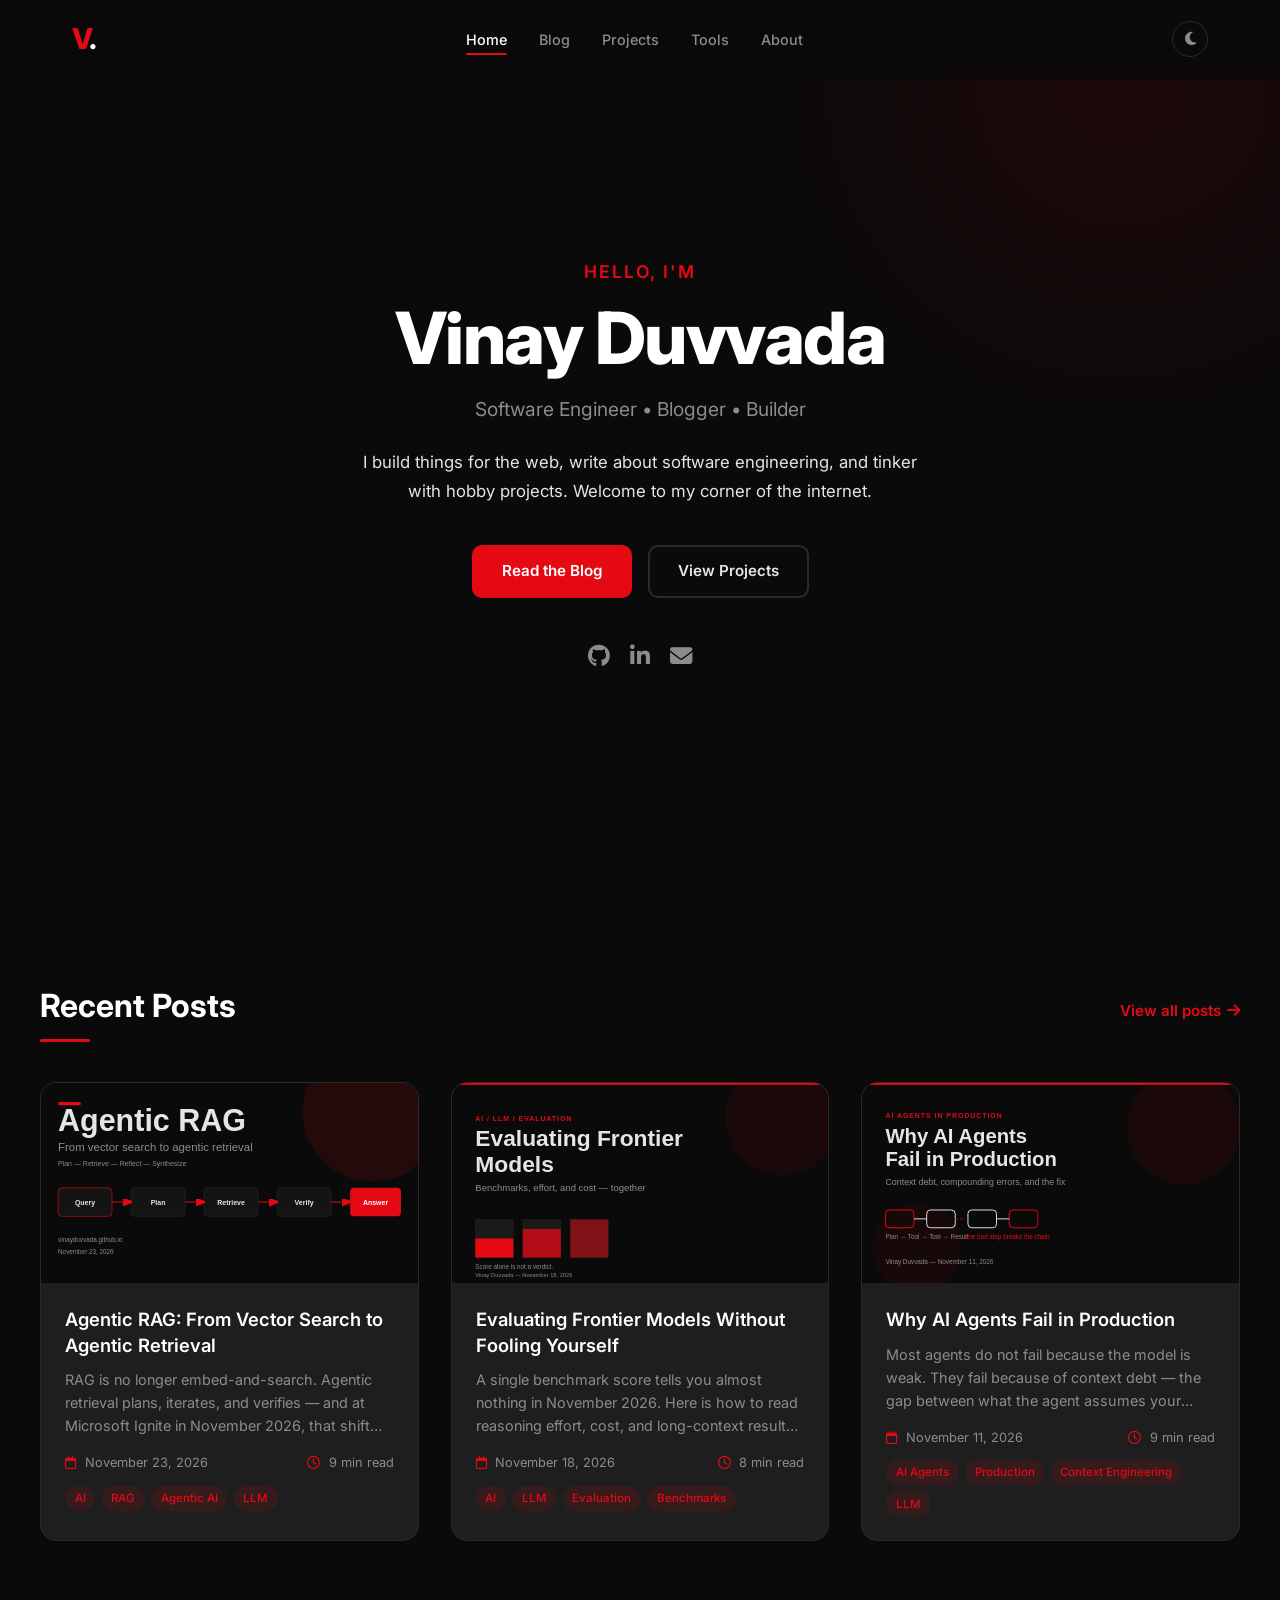
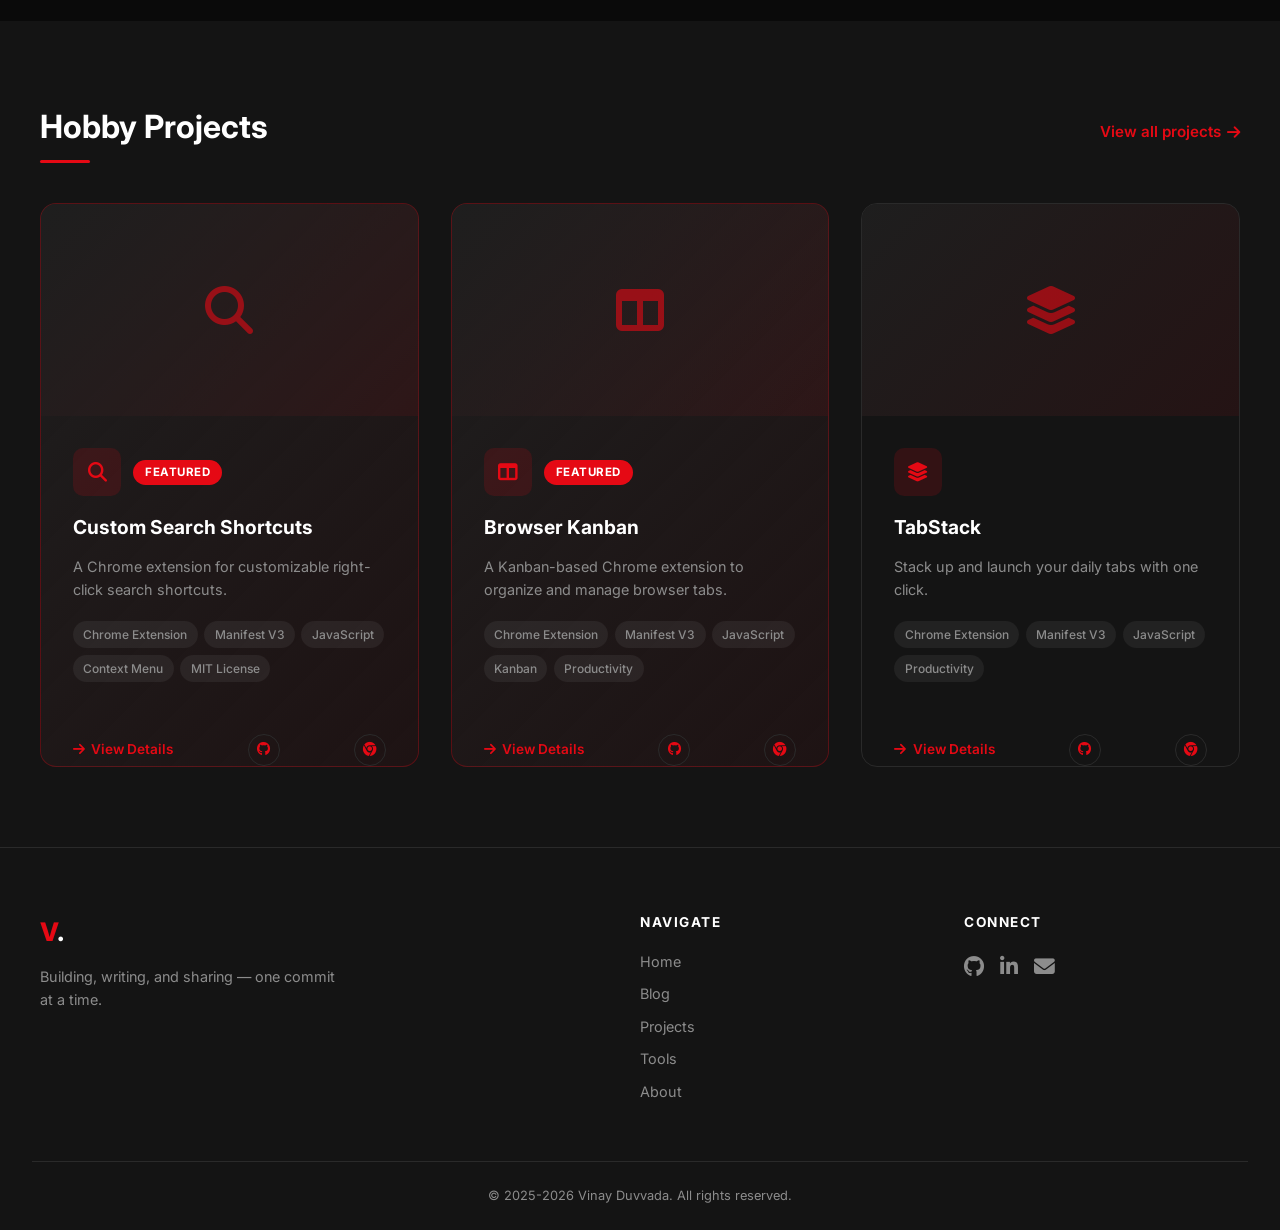
<file: index.html>
<!DOCTYPE html>
<html lang="en">
<head>
    <meta charset="UTF-8">
    <meta name="viewport" content="width=device-width, initial-scale=1.0">
    <title>Vinay Duvvada — Developer, Blogger, Builder</title>
    <meta name="description" content="Personal blog and portfolio of Vinay Duvvada. Software engineer, blogger, and open-source hobby builder.">
    <link rel="canonical" href="https://vinayduvvada.github.io/">
    <meta name="robots" content="index, follow">
    <meta name="author" content="Vinay Duvvada">    
    <meta name="google-site-verification" content="iBnhOBTZV-cc5o_iP-deFidw2Bjm3Wxk4gGlQmY2gJs" />
    <link rel="icon" type="image/svg+xml" href="/favicon.svg">
    <meta property="og:type" content="website">
    <meta property="og:site_name" content="Vinay Duvvada">
    <meta property="og:title" content="Vinay Duvvada — Developer, Blogger, Builder">
    <meta property="og:description" content="Personal blog and portfolio of Vinay Duvvada. Software engineer, blogger, and open-source hobby builder.">
    <meta property="og:url" content="https://vinayduvvada.github.io/">
    <meta property="og:image" content="https://vinayduvvada.github.io/og-image.png">
    <meta property="og:image:width" content="1200">
    <meta property="og:image:height" content="630">
    <meta name="twitter:card" content="summary_large_image">
    <meta name="twitter:title" content="Vinay Duvvada — Developer, Blogger, Builder">
    <meta name="twitter:description" content="Personal blog and portfolio of Vinay Duvvada. Software engineer, blogger, and open-source hobby builder.">
    <meta name="twitter:image" content="https://vinayduvvada.github.io/og-image.png">
    <script type="application/ld+json">
    {
      "@context": "https://schema.org",
      "@graph": [
        {
          "@type": "Person",
          "@id": "https://vinayduvvada.github.io/#person",
          "name": "Vinay Duvvada",
          "url": "https://vinayduvvada.github.io/",
          "jobTitle": "Staff Software Engineer",
          "description": "Staff Software Engineer with 12+ years of experience designing, developing, and scaling enterprise applications across e-commerce, ticketing, automobile, insurance, and cloud domains. Currently at ServiceNow, previously at Microsoft.",
          "knowsAbout": ["Distributed Systems", "Microservices", "Event-Driven Architecture", "AI", "Machine Learning", "Java", "Python", "JavaScript", "Chrome Extensions"],
          "sameAs": [
            "https://github.com/vinayduvvada",
            "https://linkedin.com/in/vinayduvvada",
            "https://vinayduvvada.github.io/"
          ]
        },
        {
          "@type": "WebSite",
          "@id": "https://vinayduvvada.github.io/#website",
          "url": "https://vinayduvvada.github.io/",
          "name": "Vinay Duvvada",
          "author": { "@id": "https://vinayduvvada.github.io/#person" },
          "inLanguage": "en"
        }
      ]
    }
    </script>
    <link rel="stylesheet" href="https://cdnjs.cloudflare.com/ajax/libs/font-awesome/6.5.1/css/all.min.css">
    <link href="https://fonts.googleapis.com/css2?family=Inter:wght@300;400;500;600;700;800&display=swap" rel="stylesheet">
    <link rel="stylesheet" href="css/style.css">
</head>
<body>
    <!-- Header -->
    <header class="header" id="header">
        <nav class="navbar">
            <a href="index.html" class="logo">V<span class="logo-dot">.</span></a>
            <button class="nav-toggle" id="navToggle" aria-label="Toggle navigation">
                <span></span><span></span><span></span>
            </button>
            <div class="nav-links" id="navLinks">
                <a href="index.html" class="active">Home</a>
                <a href="blog.html">Blog</a>
                <a href="projects.html">Projects</a>
                <a href="tools.html">Tools</a>
                <a href="about.html">About</a>
            </div>
            <button class="theme-toggle" aria-label="Dark theme" title="Dark"><i class="fas fa-moon"></i></button>
        </nav>
    </header>

    <!-- Hero Section -->
    <section class="hero" id="home">
        <div class="hero-content">
            <p class="hero-greeting">Hello, I'm</p>
            <h1 class="hero-name">Vinay Duvvada</h1>
            <p class="hero-tagline">Software Engineer &bull; Blogger &bull; Builder</p>
            <p class="hero-description">
                I build things for the web, write about software engineering, and tinker with hobby projects.
                Welcome to my corner of the internet.
            </p>
            <div class="hero-cta">
                <a href="blog.html" class="btn btn-primary">Read the Blog</a>
                <a href="projects.html" class="btn btn-outline">View Projects</a>
            </div>
            <div class="hero-social">
                <a href="https://github.com/vinayduvvada" target="_blank" rel="noopener" aria-label="GitHub"><i class="fab fa-github"></i></a>
                <a href="https://linkedin.com/in/vinayduvvada" target="_blank" rel="noopener" aria-label="LinkedIn"><i class="fab fa-linkedin-in"></i></a>
                <a href="mailto:vinay.chowdary518@gmail.com" aria-label="Email"><i class="fas fa-envelope"></i></a>
            </div>
        </div>
        <div class="hero-decoration" aria-hidden="true"></div>
    </section>

    <!-- Recent Posts Section -->
    <section class="section" id="recentPosts">
        <div class="section-container">
            <div class="section-header">
                <h2 class="section-title">Recent Posts</h2>
                <a href="blog.html" class="section-link">View all posts <i class="fas fa-arrow-right"></i></a>
            </div>
            <div class="posts-grid" id="postsContainer">
                <!-- Posts will be populated by JavaScript -->
            </div>
        </div>
    </section>

    <!-- Featured Projects Section -->
    <section class="section section-alt" id="featuredProjects">
        <div class="section-container">
            <div class="section-header">
                <h2 class="section-title">Hobby Projects</h2>
                <a href="projects.html" class="section-link">View all projects <i class="fas fa-arrow-right"></i></a>
            </div>
            <div class="projects-grid" id="homepageProjectsContainer">
                <!-- Populated dynamically from projects.json -->
            </div>
        </div>
    </section>

    <!-- Footer -->
    <footer class="footer">
        <div class="footer-content">
            <div class="footer-brand">
                <a href="index.html" class="footer-logo">V<span class="logo-dot">.</span></a>
                <p>Building, writing, and sharing — one commit at a time.</p>
            </div>
            <div class="footer-nav">
                <h4>Navigate</h4>
                <a href="index.html">Home</a>
                <a href="blog.html">Blog</a>
                <a href="projects.html">Projects</a>
                <a href="tools.html">Tools</a>
                <a href="about.html">About</a>
            </div>
            <div class="footer-social">
                <h4>Connect</h4>
                <div class="social-icons">
                    <a href="https://github.com/vinayduvvada" target="_blank" rel="noopener" aria-label="GitHub"><i class="fab fa-github"></i></a>
                    <a href="https://linkedin.com/in/vinayduvvada" target="_blank" rel="noopener" aria-label="LinkedIn"><i class="fab fa-linkedin-in"></i></a>
                    <a href="mailto:vinay.chowdary518@gmail.com" aria-label="Email"><i class="fas fa-envelope"></i></a>
                </div>
            </div>
        </div>
        <div class="footer-bottom">
            <p>&copy; 2025-2026 Vinay Duvvada. All rights reserved.</p>
        </div>
    </footer>

    <script src="js/theme.js"></script>
    <script src="js/main.js"></script>
</body>
</html>
</file>
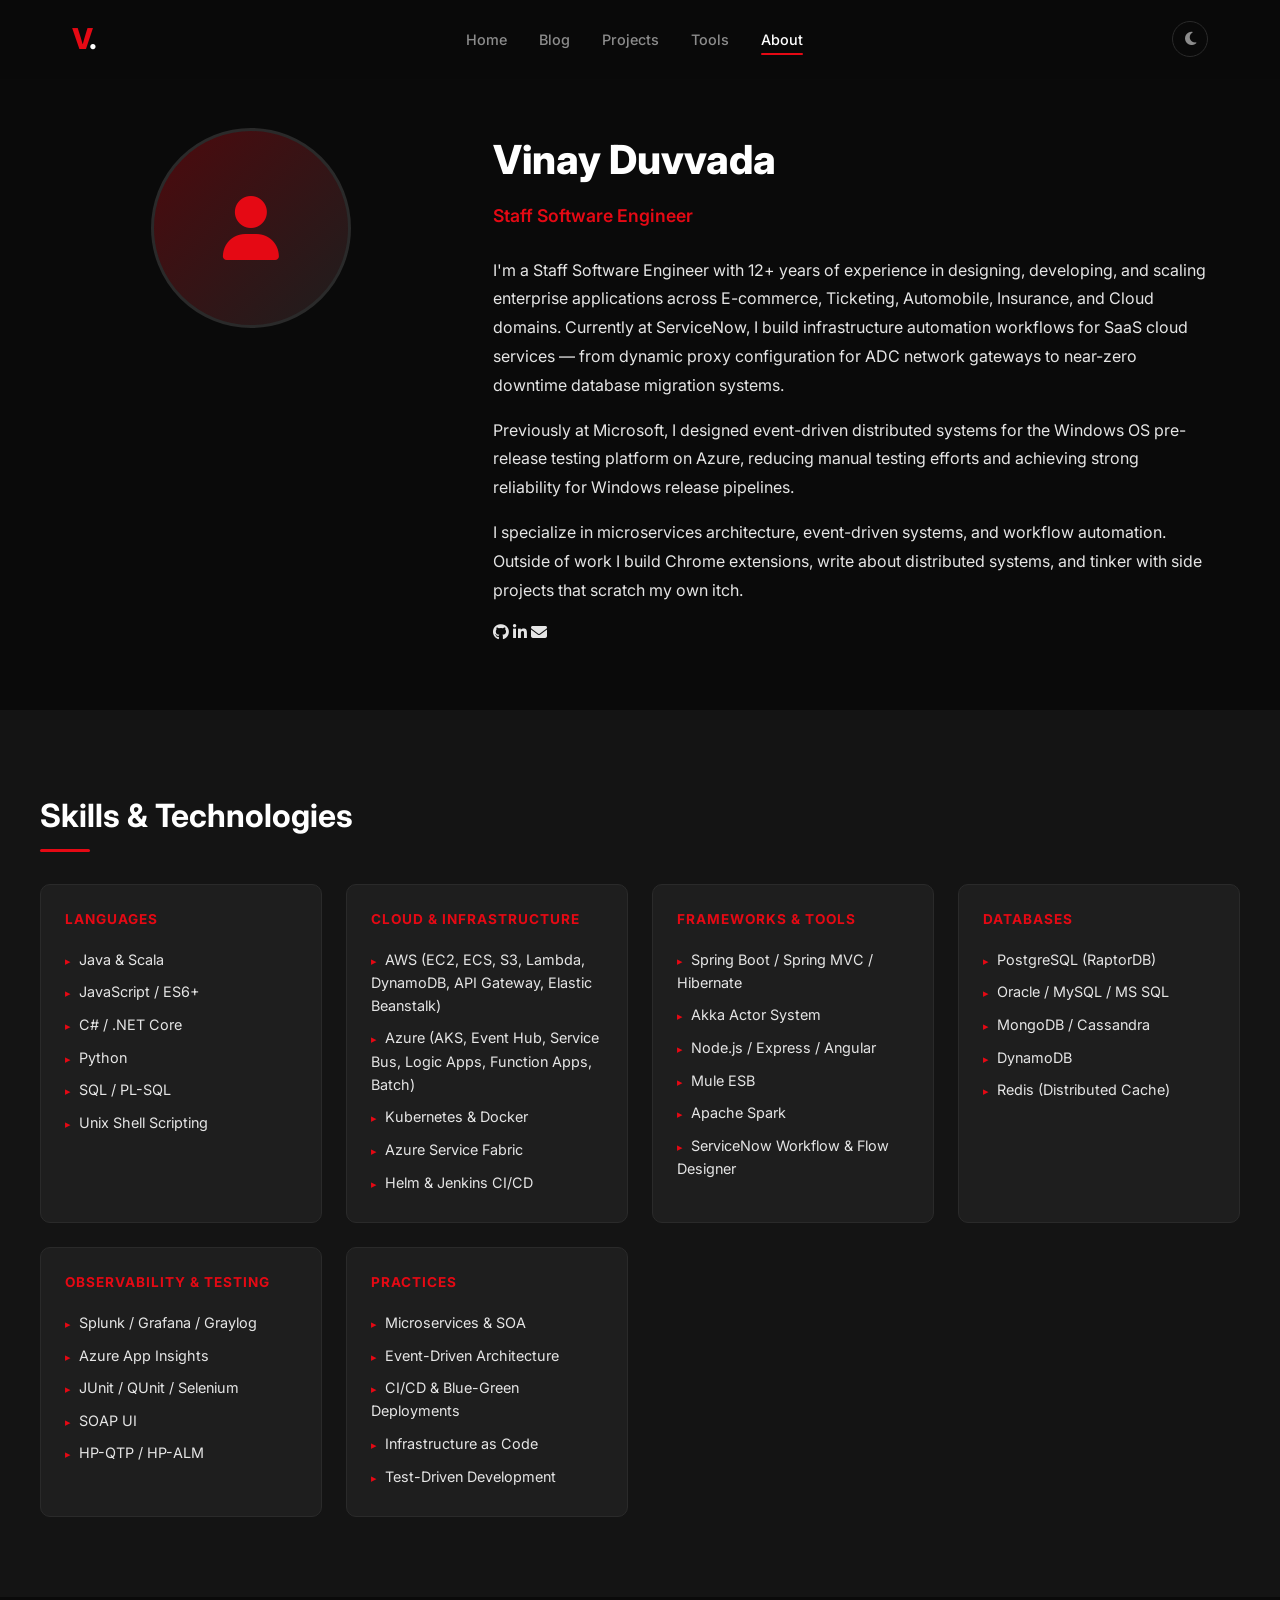
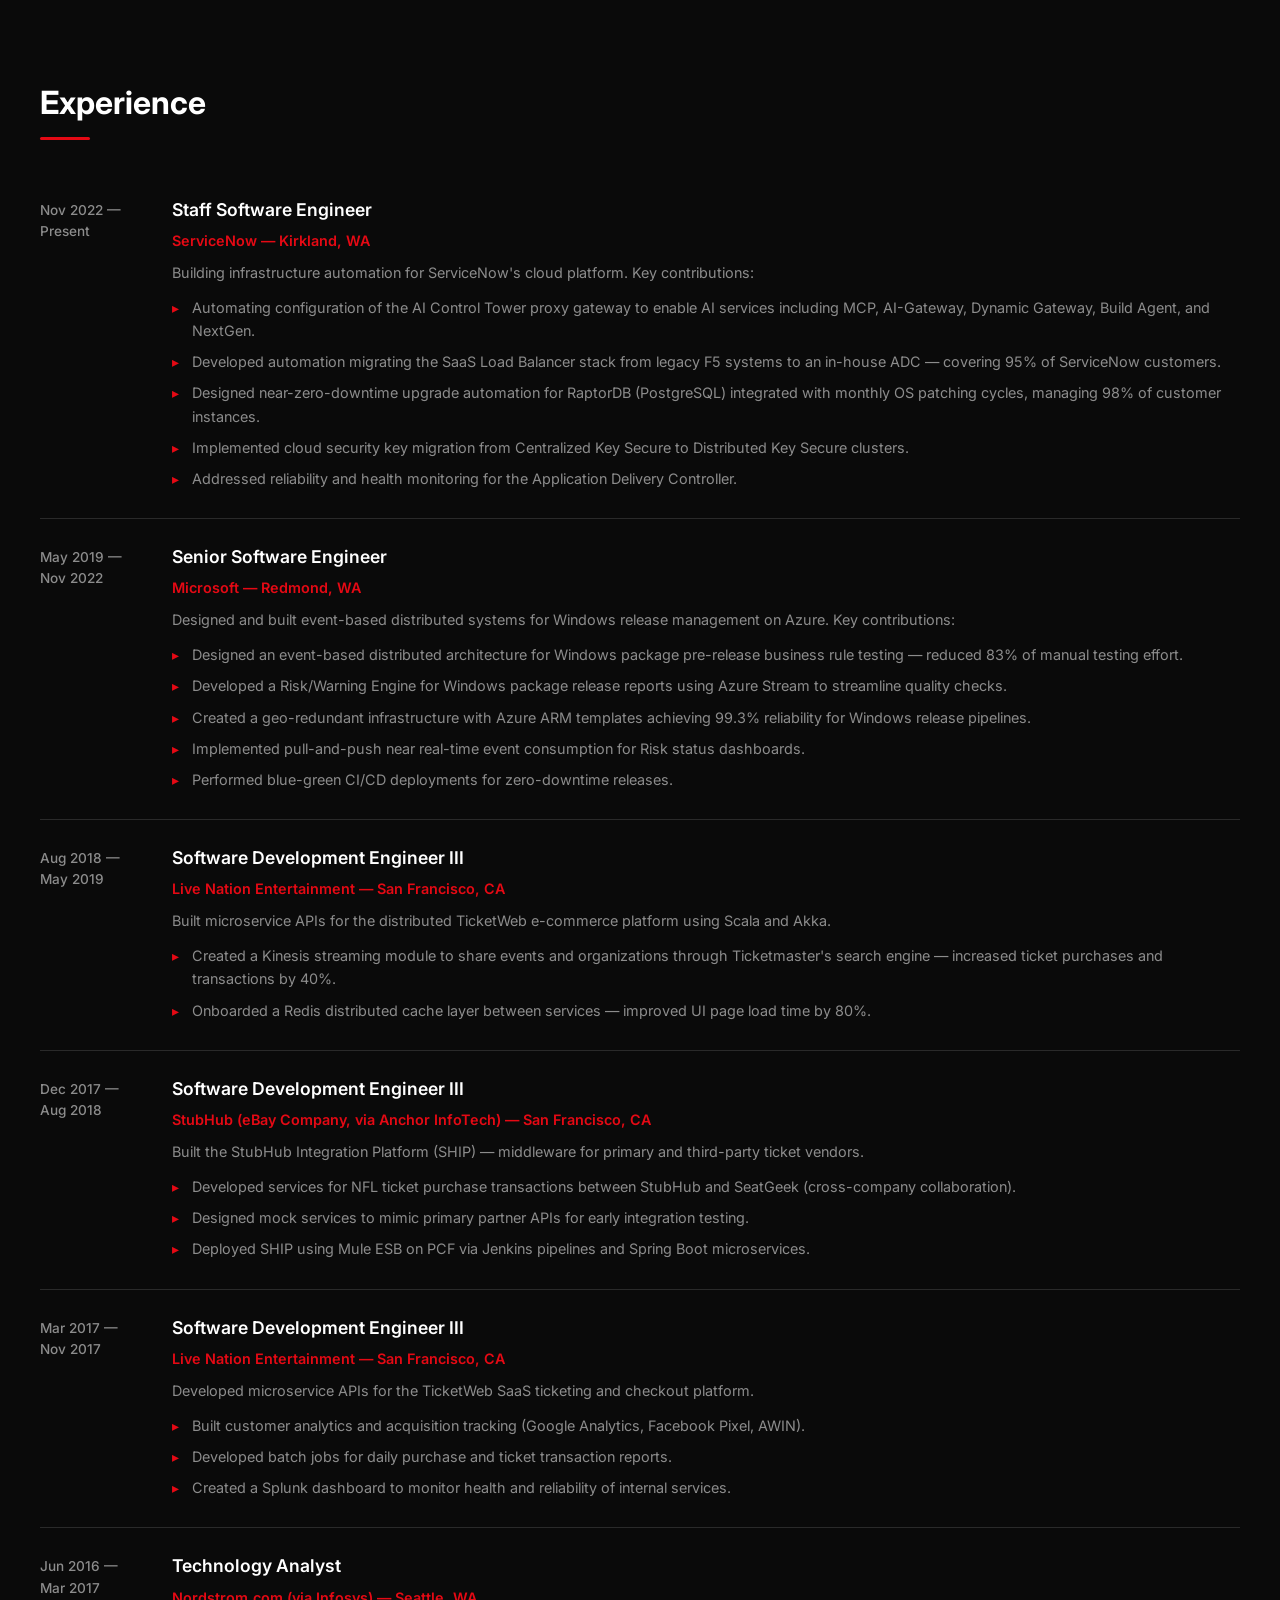
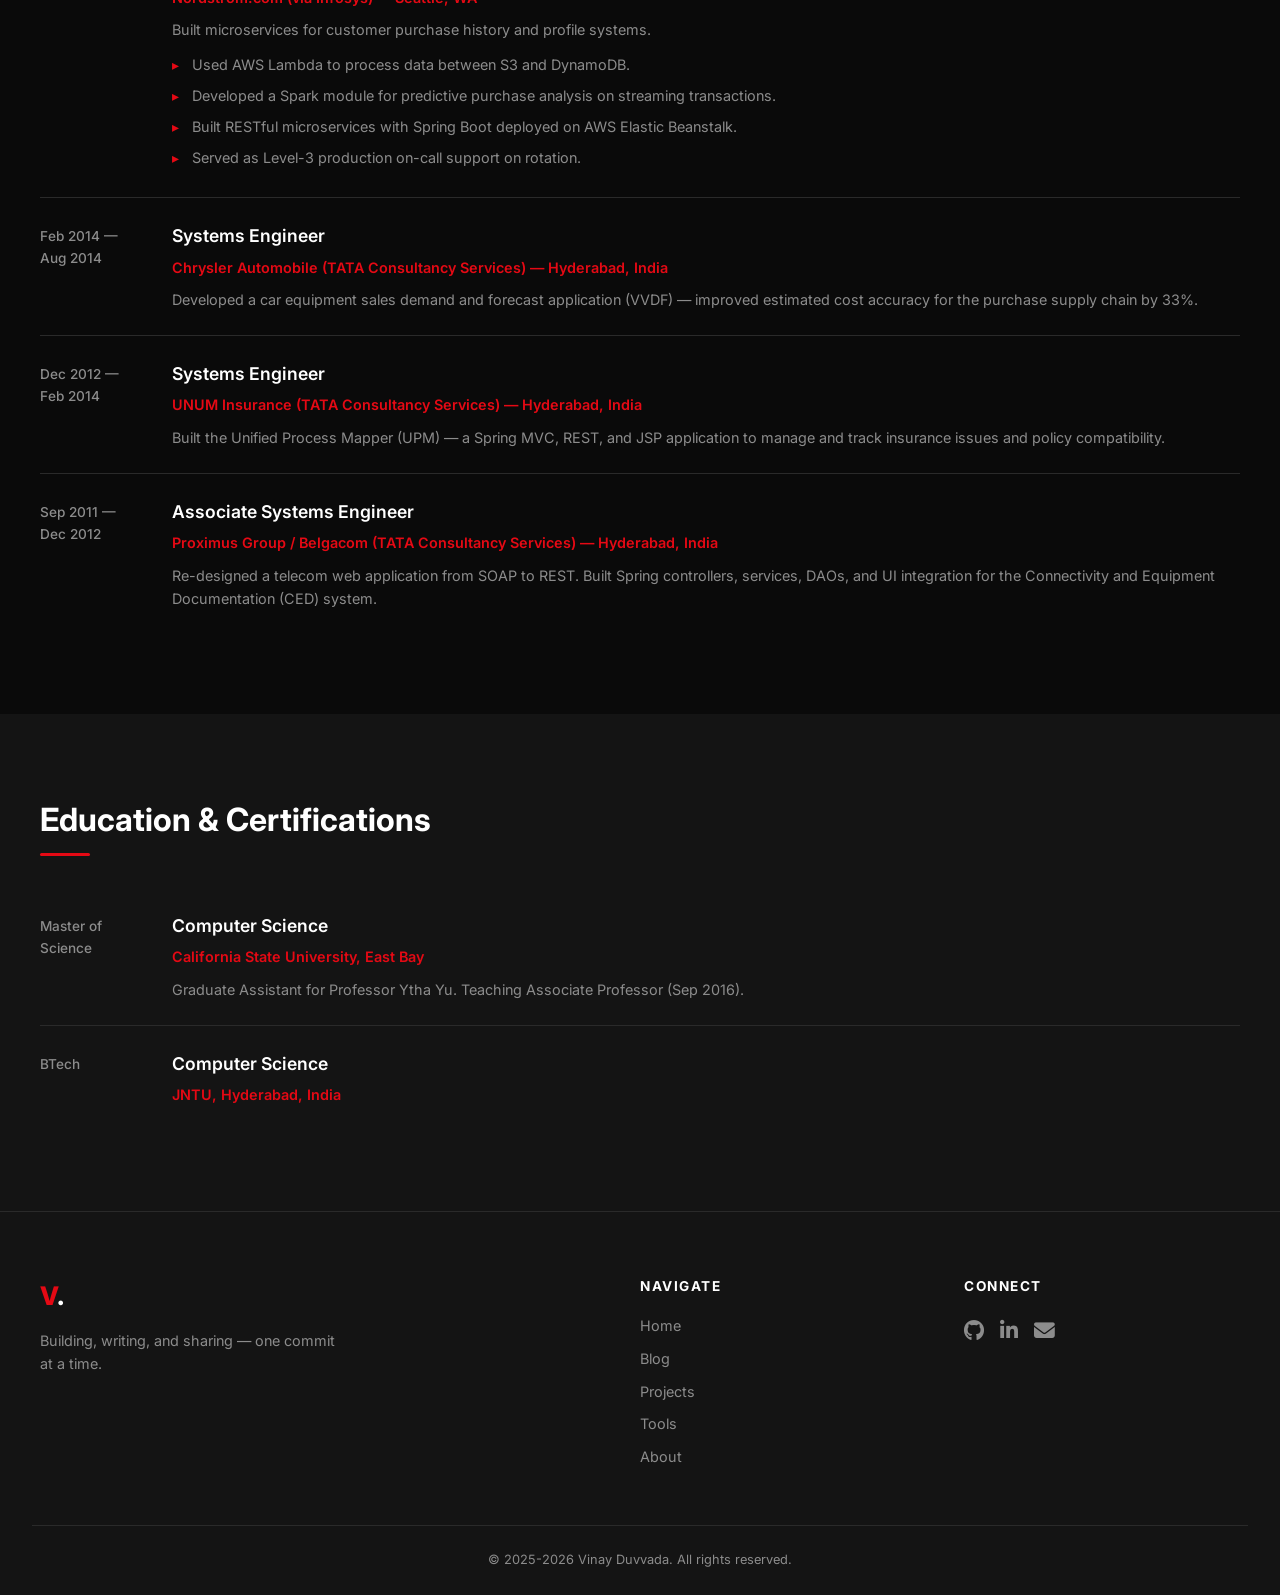
<file: about.html>
<!DOCTYPE html>
<html lang="en">
<head>
    <meta charset="UTF-8">
    <meta name="viewport" content="width=device-width, initial-scale=1.0">
    <title>About — Vinay Duvvada</title>
    <meta name="description" content="About Vinay Duvvada — Staff Software Engineer with 13+ years experience in cloud, distributed systems, and enterprise SaaS automation.">
    <link rel="canonical" href="https://vinayduvvada.github.io/about.html">
    <meta name="robots" content="index, follow">
    <meta name="author" content="Vinay Duvvada">
    <meta name="google-site-verification" content="iBnhOBTZV-cc5o_iP-deFidw2Bjm3Wxk4gGlQmY2gJs" />
    <link rel="icon" type="image/svg+xml" href="/favicon.svg">
    <meta property="og:type" content="website">
    <meta property="og:site_name" content="Vinay Duvvada">
    <meta property="og:title" content="About — Vinay Duvvada">
    <meta property="og:description" content="Staff Software Engineer with 12+ years of experience at ServiceNow and Microsoft, building distributed systems and Chrome extensions.">
    <meta property="og:url" content="https://vinayduvvada.github.io/about.html">
    <meta property="og:image" content="https://vinayduvvada.github.io/og-image.png">
    <meta property="og:image:width" content="1200">
    <meta property="og:image:height" content="630">
    <meta name="twitter:card" content="summary_large_image">
    <meta name="twitter:title" content="About — Vinay Duvvada">
    <meta name="twitter:description" content="Staff Software Engineer with 12+ years of experience at ServiceNow and Microsoft, building distributed systems and Chrome extensions.">
    <meta name="twitter:image" content="https://vinayduvvada.github.io/og-image.png">
    <script type="application/ld+json">
    {
      "@context": "https://schema.org",
      "@graph": [
        {
          "@type": "Person",
          "@id": "https://vinayduvvada.github.io/#person",
          "name": "Vinay Duvvada",
          "url": "https://vinayduvvada.github.io/",
          "jobTitle": "Staff Software Engineer",
          "description": "Staff Software Engineer with 12+ years of experience designing, developing, and scaling enterprise applications across e-commerce, ticketing, automobile, insurance, and cloud domains. Currently at ServiceNow, previously at Microsoft.",
          "knowsAbout": ["Distributed Systems", "Microservices", "Event-Driven Architecture", "AI", "Machine Learning", "Java", "Python", "JavaScript", "Chrome Extensions"],
          "sameAs": [
            "https://github.com/vinayduvvada",
            "https://linkedin.com/in/vinayduvvada",
            "https://vinayduvvada.github.io/"
          ]
        },
        {
          "@type": "WebSite",
          "@id": "https://vinayduvvada.github.io/#website",
          "url": "https://vinayduvvada.github.io/",
          "name": "Vinay Duvvada",
          "author": { "@id": "https://vinayduvvada.github.io/#person" },
          "inLanguage": "en"
        }
      ]
    }
    </script>
    <link rel="stylesheet" href="https://cdnjs.cloudflare.com/ajax/libs/font-awesome/6.5.1/css/all.min.css">
    <link href="https://fonts.googleapis.com/css2?family=Inter:wght@300;400;500;600;700;800&display=swap" rel="stylesheet">
    <link rel="stylesheet" href="css/style.css">
</head>
<body>
    <!-- Header -->
    <header class="header" id="header">
        <nav class="navbar">
            <a href="index.html" class="logo">V<span class="logo-dot">.</span></a>
            <button class="nav-toggle" id="navToggle" aria-label="Toggle navigation">
                <span></span><span></span><span></span>
            </button>
            <div class="nav-links" id="navLinks">
                <a href="index.html">Home</a>
                <a href="blog.html">Blog</a>
                <a href="projects.html">Projects</a>
                <a href="tools.html">Tools</a>
                <a href="about.html" class="active">About</a>
            </div>
            <button class="theme-toggle" aria-label="Dark theme" title="Dark"><i class="fas fa-moon"></i></button>
        </nav>
    </header>

    <!-- About Hero -->
    <section class="about-hero">
        <div class="about-avatar">
            <i class="fas fa-user"></i>
        </div>
        <div class="about-info">
            <h1>Vinay Duvvada</h1>
            <p class="about-role">Staff Software Engineer</p>
            <p>
                I'm a Staff Software Engineer with 12+ years of experience in designing, developing, and
                scaling enterprise applications across E-commerce, Ticketing, Automobile, Insurance, and
                Cloud domains. Currently at ServiceNow, I build infrastructure automation workflows for
                SaaS cloud services — from dynamic proxy configuration for ADC network gateways to
                near-zero downtime database migration systems.
            </p>
            <p>
                Previously at Microsoft, I designed event-driven distributed systems for the Windows OS
                pre-release testing platform on Azure, reducing manual testing efforts and achieving
                strong reliability for Windows release pipelines.
            </p>
            <p>
                I specialize in microservices architecture, event-driven systems, and workflow automation.
                Outside of work I build Chrome extensions, write about distributed systems, and tinker
                with side projects that scratch my own itch.
            </p>
            <a href="https://github.com/vinayduvvada" target="_blank" rel="noopener" aria-label="GitHub"><i class="fab fa-github"></i></a>
            <a href="https://www.linkedin.com/in/vinayduvvada" target="_blank" rel="noopener" aria-label="LinkedIn"><i class="fab fa-linkedin-in"></i></a>
            <a href="mailto:vinay.chowdary518@gmail.com" aria-label="Email"><i class="fas fa-envelope"></i></a>
        </div>
    </section>

    <!-- Skills & Technologies -->
    <section class="section section-alt">
        <div class="skills-section" style="padding: 0;">
            <h2 class="section-title">Skills &amp; Technologies</h2>
            <div class="skills-grid">
                <div class="skill-card">
                    <h4>Languages</h4>
                    <ul>
                        <li>Java &amp; Scala</li>
                        <li>JavaScript / ES6+</li>
                        <li>C# / .NET Core</li>
                        <li>Python</li>
                        <li>SQL / PL-SQL</li>
                        <li>Unix Shell Scripting</li>
                    </ul>
                </div>
                <div class="skill-card">
                    <h4>Cloud &amp; Infrastructure</h4>
                    <ul>
                        <li>AWS (EC2, ECS, S3, Lambda, DynamoDB, API Gateway, Elastic Beanstalk)</li>
                        <li>Azure (AKS, Event Hub, Service Bus, Logic Apps, Function Apps, Batch)</li>
                        <li>Kubernetes &amp; Docker</li>
                        <li>Azure Service Fabric</li>
                        <li>Helm &amp; Jenkins CI/CD</li>
                    </ul>
                </div>
                <div class="skill-card">
                    <h4>Frameworks &amp; Tools</h4>
                    <ul>
                        <li>Spring Boot / Spring MVC / Hibernate</li>
                        <li>Akka Actor System</li>
                        <li>Node.js / Express / Angular</li>
                        <li>Mule ESB</li>
                        <li>Apache Spark</li>
                        <li>ServiceNow Workflow &amp; Flow Designer</li>
                    </ul>
                </div>
                <div class="skill-card">
                    <h4>Databases</h4>
                    <ul>
                        <li>PostgreSQL (RaptorDB)</li>
                        <li>Oracle / MySQL / MS SQL</li>
                        <li>MongoDB / Cassandra</li>
                        <li>DynamoDB</li>
                        <li>Redis (Distributed Cache)</li>
                    </ul>
                </div>
                <div class="skill-card">
                    <h4>Observability &amp; Testing</h4>
                    <ul>
                        <li>Splunk / Grafana / Graylog</li>
                        <li>Azure App Insights</li>
                        <li>JUnit / QUnit / Selenium</li>
                        <li>SOAP UI</li>
                        <li>HP-QTP / HP-ALM</li>
                    </ul>
                </div>
                <div class="skill-card">
                    <h4>Practices</h4>
                    <ul>
                        <li>Microservices &amp; SOA</li>
                        <li>Event-Driven Architecture</li>
                        <li>CI/CD &amp; Blue-Green Deployments</li>
                        <li>Infrastructure as Code</li>
                        <li>Test-Driven Development</li>
                    </ul>
                </div>
            </div>
        </div>
    </section>

    <!-- Experience -->
    <section class="section">
        <div class="section-container">
            <h2 class="section-title">Experience</h2>
            <div class="timeline" style="padding: 2rem 0 0;">
                <div class="timeline-item">
                    <div class="timeline-date">Nov 2022 — Present</div>
                    <div class="timeline-content">
                        <h3>Staff Software Engineer</h3>
                        <span class="company">ServiceNow — Kirkland, WA</span>
                        <p>Building infrastructure automation for ServiceNow's cloud platform. Key contributions:</p>
                        <ul>
                            <li>Automating configuration of the AI Control Tower proxy gateway to enable AI services including MCP, AI-Gateway, Dynamic Gateway, Build Agent, and NextGen.</li>
                            <li>Developed automation migrating the SaaS Load Balancer stack from legacy F5 systems to an in-house ADC — covering 95% of ServiceNow customers.</li>
                            <li>Designed near-zero-downtime upgrade automation for RaptorDB (PostgreSQL) integrated with monthly OS patching cycles, managing 98% of customer instances.</li>
                            <li>Implemented cloud security key migration from Centralized Key Secure to Distributed Key Secure clusters.</li>
                            <li>Addressed reliability and health monitoring for the Application Delivery Controller.</li>
                        </ul>
                    </div>
                </div>
                <div class="timeline-item">
                    <div class="timeline-date">May 2019 — Nov 2022</div>
                    <div class="timeline-content">
                        <h3>Senior Software Engineer</h3>
                        <span class="company">Microsoft — Redmond, WA</span>
                        <p>Designed and built event-based distributed systems for Windows release management on Azure. Key contributions:</p>
                        <ul>
                            <li>Designed an event-based distributed architecture for Windows package pre-release business rule testing — reduced 83% of manual testing effort.</li>
                            <li>Developed a Risk/Warning Engine for Windows package release reports using Azure Stream to streamline quality checks.</li>
                            <li>Created a geo-redundant infrastructure with Azure ARM templates achieving 99.3% reliability for Windows release pipelines.</li>
                            <li>Implemented pull-and-push near real-time event consumption for Risk status dashboards.</li>
                            <li>Performed blue-green CI/CD deployments for zero-downtime releases.</li>
                        </ul>
                    </div>
                </div>
                <div class="timeline-item">
                    <div class="timeline-date">Aug 2018 — May 2019</div>
                    <div class="timeline-content">
                        <h3>Software Development Engineer III</h3>
                        <span class="company">Live Nation Entertainment — San Francisco, CA</span>
                        <p>Built microservice APIs for the distributed TicketWeb e-commerce platform using Scala and Akka.</p>
                        <ul>
                            <li>Created a Kinesis streaming module to share events and organizations through Ticketmaster's search engine — increased ticket purchases and transactions by 40%.</li>
                            <li>Onboarded a Redis distributed cache layer between services — improved UI page load time by 80%.</li>
                        </ul>
                    </div>
                </div>
                <div class="timeline-item">
                    <div class="timeline-date">Dec 2017 — Aug 2018</div>
                    <div class="timeline-content">
                        <h3>Software Development Engineer III</h3>
                        <span class="company">StubHub (eBay Company, via Anchor InfoTech) — San Francisco, CA</span>
                        <p>Built the StubHub Integration Platform (SHIP) — middleware for primary and third-party ticket vendors.</p>
                        <ul>
                            <li>Developed services for NFL ticket purchase transactions between StubHub and SeatGeek (cross-company collaboration).</li>
                            <li>Designed mock services to mimic primary partner APIs for early integration testing.</li>
                            <li>Deployed SHIP using Mule ESB on PCF via Jenkins pipelines and Spring Boot microservices.</li>
                        </ul>
                    </div>
                </div>
                <div class="timeline-item">
                    <div class="timeline-date">Mar 2017 — Nov 2017</div>
                    <div class="timeline-content">
                        <h3>Software Development Engineer III</h3>
                        <span class="company">Live Nation Entertainment — San Francisco, CA</span>
                        <p>Developed microservice APIs for the TicketWeb SaaS ticketing and checkout platform.</p>
                        <ul>
                            <li>Built customer analytics and acquisition tracking (Google Analytics, Facebook Pixel, AWIN).</li>
                            <li>Developed batch jobs for daily purchase and ticket transaction reports.</li>
                            <li>Created a Splunk dashboard to monitor health and reliability of internal services.</li>
                        </ul>
                    </div>
                </div>
                <div class="timeline-item">
                    <div class="timeline-date">Jun 2016 — Mar 2017</div>
                    <div class="timeline-content">
                        <h3>Technology Analyst</h3>
                        <span class="company">Nordstrom.com (via Infosys) — Seattle, WA</span>
                        <p>Built microservices for customer purchase history and profile systems.</p>
                        <ul>
                            <li>Used AWS Lambda to process data between S3 and DynamoDB.</li>
                            <li>Developed a Spark module for predictive purchase analysis on streaming transactions.</li>
                            <li>Built RESTful microservices with Spring Boot deployed on AWS Elastic Beanstalk.</li>
                            <li>Served as Level-3 production on-call support on rotation.</li>
                        </ul>
                    </div>
                </div>
                <div class="timeline-item">
                    <div class="timeline-date">Feb 2014 — Aug 2014</div>
                    <div class="timeline-content">
                        <h3>Systems Engineer</h3>
                        <span class="company">Chrysler Automobile (TATA Consultancy Services) — Hyderabad, India</span>
                        <p>Developed a car equipment sales demand and forecast application (VVDF) — improved estimated cost accuracy for the purchase supply chain by 33%.</p>
                    </div>
                </div>
                <div class="timeline-item">
                    <div class="timeline-date">Dec 2012 — Feb 2014</div>
                    <div class="timeline-content">
                        <h3>Systems Engineer</h3>
                        <span class="company">UNUM Insurance (TATA Consultancy Services) — Hyderabad, India</span>
                        <p>Built the Unified Process Mapper (UPM) — a Spring MVC, REST, and JSP application to manage and track insurance issues and policy compatibility.</p>
                    </div>
                </div>
                <div class="timeline-item">
                    <div class="timeline-date">Sep 2011 — Dec 2012</div>
                    <div class="timeline-content">
                        <h3>Associate Systems Engineer</h3>
                        <span class="company">Proximus Group / Belgacom (TATA Consultancy Services) — Hyderabad, India</span>
                        <p>Re-designed a telecom web application from SOAP to REST. Built Spring controllers, services, DAOs, and UI integration for the Connectivity and Equipment Documentation (CED) system.</p>
                    </div>
                </div>
            </div>
        </div>
    </section>

    <!-- Education & Certifications -->
    <section class="section section-alt">
        <div class="section-container">
            <h2 class="section-title">Education &amp; Certifications</h2>
            <div class="timeline" style="padding: 2rem 0 0;">
                <div class="timeline-item">
                    <div class="timeline-date">Master of Science</div>
                    <div class="timeline-content">
                        <h3>Computer Science</h3>
                        <span class="company">California State University, East Bay</span>
                        <p>Graduate Assistant for Professor Ytha Yu. Teaching Associate Professor (Sep 2016).</p>
                    </div>
                </div>
                <div class="timeline-item">
                    <div class="timeline-date">BTech</div>
                    <div class="timeline-content">
                        <h3>Computer Science</h3>
                        <span class="company">JNTU, Hyderabad, India</span>
                    </div>
                </div>
            </div>
        </div>
    </section>

    <!-- Footer -->
    <footer class="footer">
        <div class="footer-content">
            <div class="footer-brand">
                <a href="index.html" class="footer-logo">V<span class="logo-dot">.</span></a>
                <p>Building, writing, and sharing — one commit at a time.</p>
            </div>
            <div class="footer-nav">
                <h4>Navigate</h4>
                <a href="index.html">Home</a>
                <a href="blog.html">Blog</a>
                <a href="projects.html">Projects</a>
                <a href="tools.html">Tools</a>
                <a href="about.html">About</a>
            </div>
            <div class="footer-social">
                <h4>Connect</h4>
                <div class="social-icons">
                    <a href="https://github.com/vinayduvvada" target="_blank" rel="noopener" aria-label="GitHub"><i class="fab fa-github"></i></a>
                    <a href="https://www.linkedin.com/in/vinayduvvada" target="_blank" rel="noopener" aria-label="LinkedIn"><i class="fab fa-linkedin-in"></i></a>
                    <a href="mailto:vinay.chowdary518@gmail.com" aria-label="Email"><i class="fas fa-envelope"></i></a>
                </div>
            </div>
        </div>
        <div class="footer-bottom">
            <p>&copy; 2025-2026 Vinay Duvvada. All rights reserved.</p>
        </div>
    </footer>

    <script src="js/theme.js"></script>
    <script src="js/nav.js"></script>
</body>
</html>
</file>
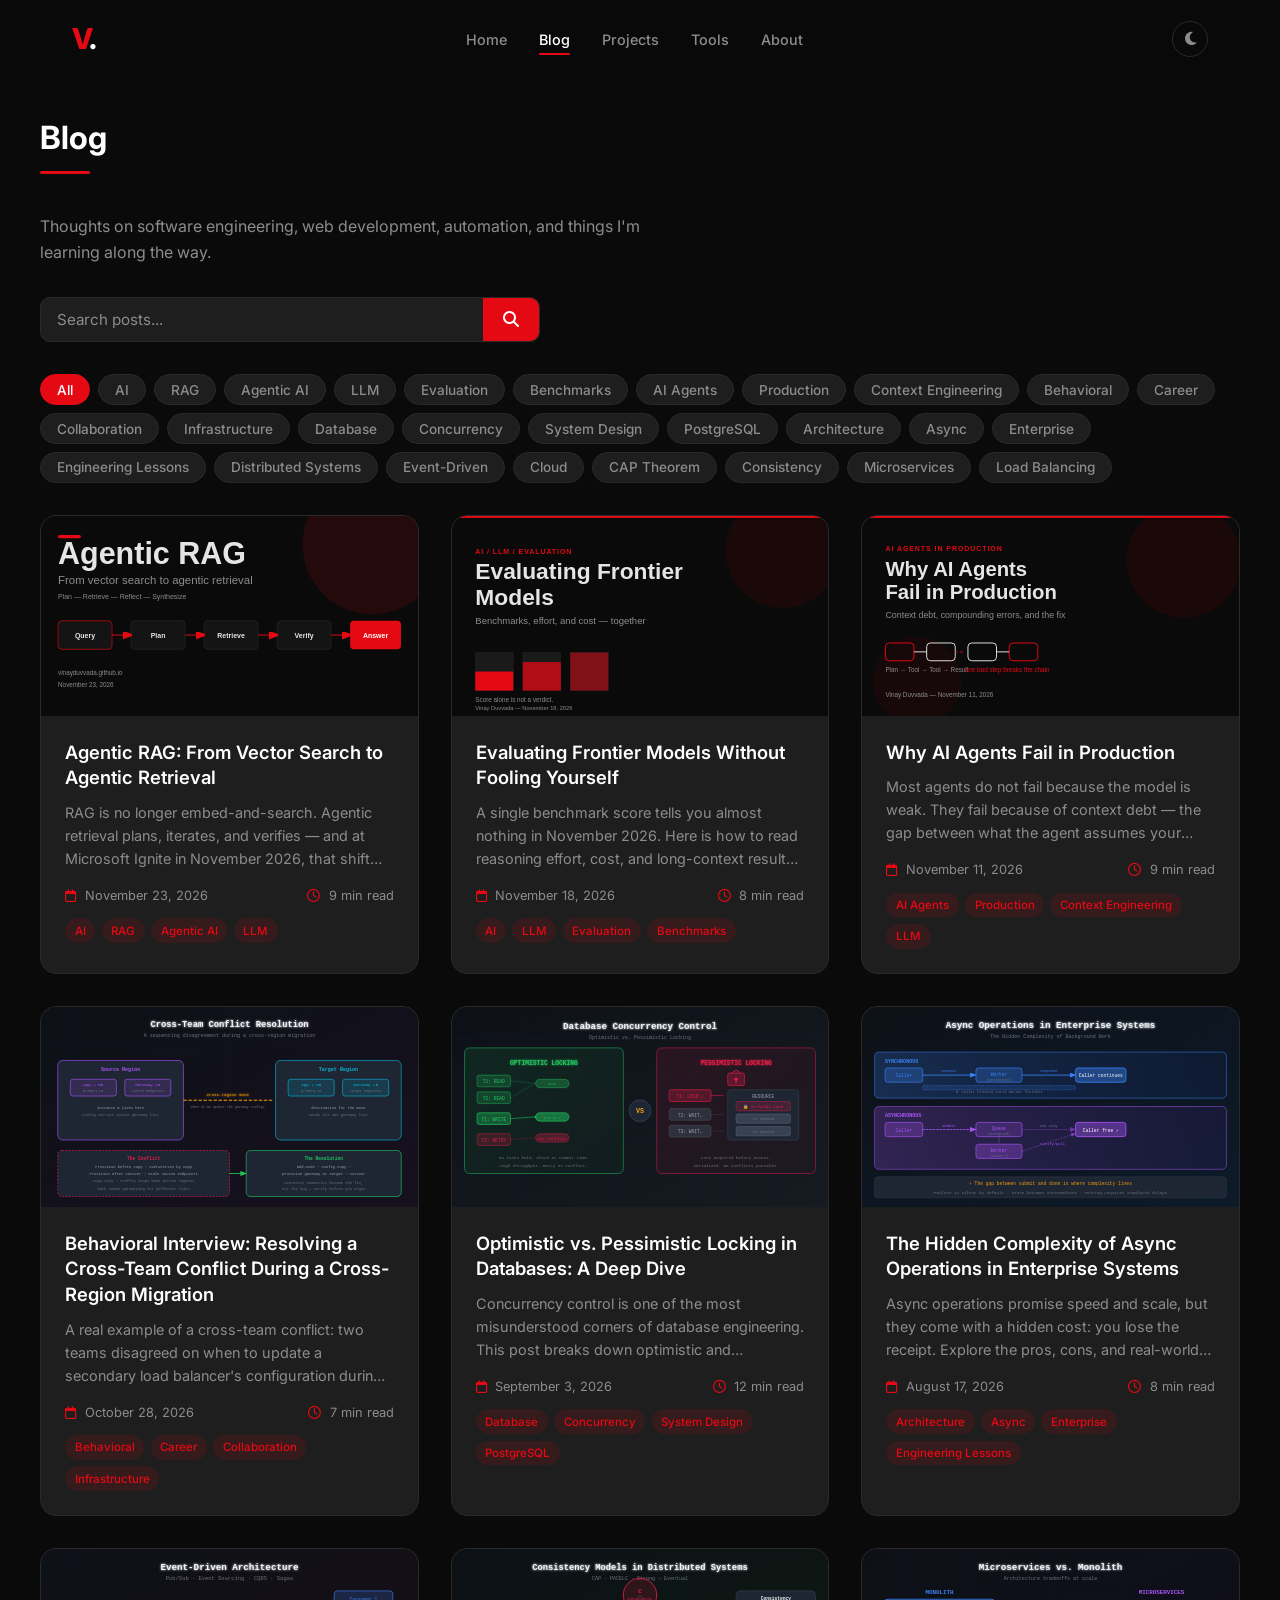
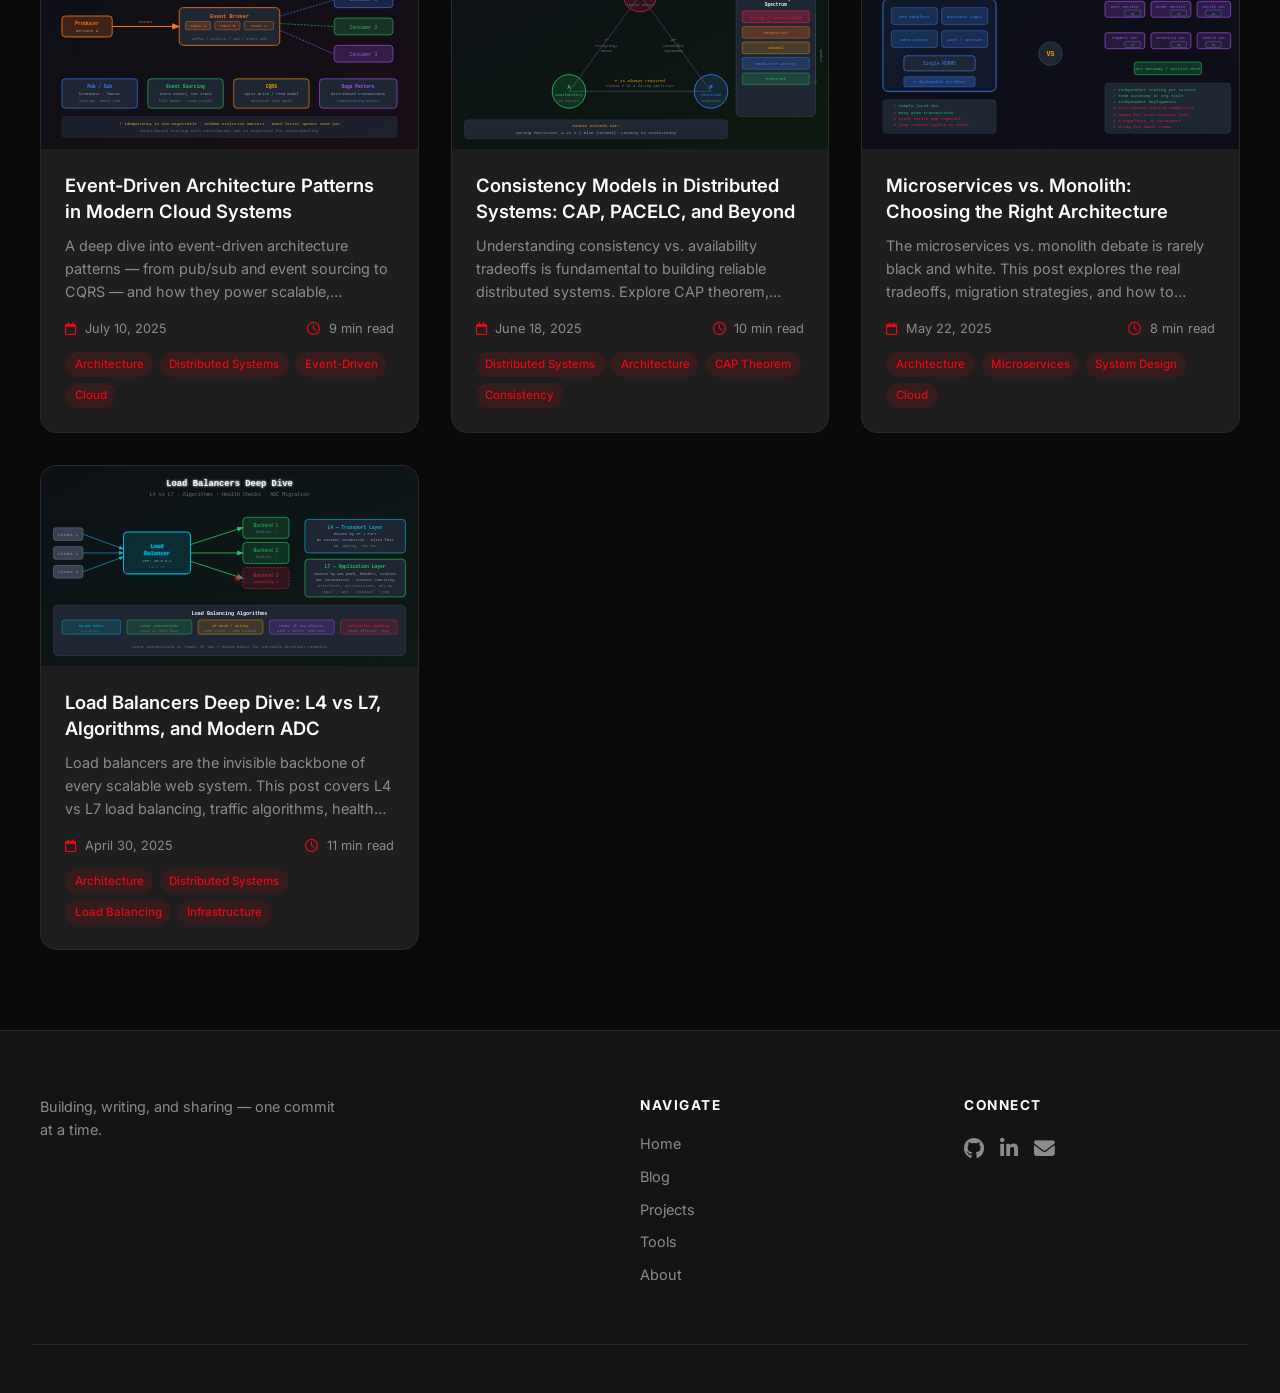
<file: blog.html>
<!DOCTYPE html>
<html lang="en">
<head>
    <meta charset="UTF-8">
    <meta name="viewport" content="width=device-width, initial-scale=1.0">
    <title>Blog — Vinay Duvvada</title>
    <meta name="description" content="Blog posts on software engineering, JavaScript, ServiceNow, and web development.">
    <link rel="canonical" href="https://vinayduvvada.github.io/blog.html">
    <meta name="robots" content="index, follow">
    <meta name="author" content="Vinay Duvvada">
    <meta name="google-site-verification" content="iBnhOBTZV-cc5o_iP-deFidw2Bjm3Wxk4gGlQmY2gJs" />
    <link rel="icon" type="image/svg+xml" href="/favicon.svg">
    <meta property="og:type" content="website">
    <meta property="og:site_name" content="Vinay Duvvada">
    <meta property="og:title" content="Blog — Vinay Duvvada">
    <meta property="og:description" content="Thoughts on software engineering, web development, automation, and things I'm learning along the way.">
    <meta property="og:url" content="https://vinayduvvada.github.io/blog.html">
    <meta property="og:image" content="https://vinayduvvada.github.io/og-image.png">
    <meta property="og:image:width" content="1200">
    <meta property="og:image:height" content="630">
    <meta name="twitter:card" content="summary_large_image">
    <meta name="twitter:title" content="Blog — Vinay Duvvada">
    <meta name="twitter:description" content="Thoughts on software engineering, web development, automation, and things I'm learning along the way.">
    <meta name="twitter:image" content="https://vinayduvvada.github.io/og-image.png">
    <script type="application/ld+json">
    {
      "@context": "https://schema.org",
      "@graph": [
        {
          "@type": "Person",
          "@id": "https://vinayduvvada.github.io/#person",
          "name": "Vinay Duvvada",
          "url": "https://vinayduvvada.github.io/",
          "jobTitle": "Staff Software Engineer",
          "description": "Staff Software Engineer with 12+ years of experience designing, developing, and scaling enterprise applications across e-commerce, ticketing, automobile, insurance, and cloud domains. Currently at ServiceNow, previously at Microsoft.",
          "knowsAbout": ["Distributed Systems", "Microservices", "Event-Driven Architecture", "AI", "Machine Learning", "Java", "Python", "JavaScript", "Chrome Extensions"],
          "sameAs": [
            "https://github.com/vinayduvvada",
            "https://linkedin.com/in/vinayduvvada",
            "https://vinayduvvada.github.io/"
          ]
        },
        {
          "@type": "WebSite",
          "@id": "https://vinayduvvada.github.io/#website",
          "url": "https://vinayduvvada.github.io/",
          "name": "Vinay Duvvada",
          "author": { "@id": "https://vinayduvvada.github.io/#person" },
          "inLanguage": "en"
        }
      ]
    }
    </script>
    <link rel="stylesheet" href="https://cdnjs.cloudflare.com/ajax/libs/font-awesome/6.5.1/css/all.min.css">
    <link href="https://fonts.googleapis.com/css2?family=Inter:wght@300;400;500;600;700;800&display=swap" rel="stylesheet">
    <link rel="stylesheet" href="css/style.css">
</head>
<body>
    <!-- Header -->
    <header class="header" id="header">
        <nav class="navbar">
            <a href="index.html" class="logo">V<span class="logo-dot">.</span></a>
            <button class="nav-toggle" id="navToggle" aria-label="Toggle navigation">
                <span></span><span></span><span></span>
            </button>
            <div class="nav-links" id="navLinks">
                <a href="index.html">Home</a>
                <a href="blog.html" class="active">Blog</a>
                <a href="projects.html">Projects</a>
                <a href="tools.html">Tools</a>
                <a href="about.html">About</a>
            </div>
            <button class="theme-toggle" aria-label="Dark theme" title="Dark"><i class="fas fa-moon"></i></button>
        </nav>
    </header>

    <!-- Blog Page Content -->
    <section class="section" style="padding-top: 7rem;">
        <div class="section-container">
            <div class="section-header">
                <h2 class="section-title">Blog</h2>
            </div>

            <p style="color: var(--text-muted); margin-bottom: 2rem; max-width: 600px;">
                Thoughts on software engineering, web development, automation, and things I'm learning along the way.
            </p>

            <!-- Search -->
            <div class="search-bar">
                <input type="text" id="searchInput" placeholder="Search posts...">
                <button id="searchBtn"><i class="fas fa-search"></i></button>
            </div>

            <!-- Tags Filter -->
            <div class="tags-container" id="tagsContainer">
                <!-- Tags will be populated by JavaScript -->
            </div>

            <!-- Posts Grid -->
            <div class="posts-grid" id="postsContainer">
                <!-- Posts will be populated by JavaScript -->
            </div>
        </div>
    </section>

    <!-- Footer -->
    <footer class="footer">
        <div class="footer-content">
            <div class="footer-brand">
                <p>Building, writing, and sharing — one commit at a time.</p>
            </div>
            <div class="footer-nav">
                <h4>Navigate</h4>
                <a href="index.html">Home</a>
                <a href="blog.html">Blog</a>
                <a href="projects.html">Projects</a>
                <a href="tools.html">Tools</a>
                <a href="about.html">About</a>
            </div>
            <div class="footer-social">
                <h4>Connect</h4>
                <div class="social-icons">
                    <a href="https://github.com/vinayduvvada" target="_blank" rel="noopener" aria-label="GitHub"><i class="fab fa-github"></i></a>
                    <a href="https://linkedin.com/in/vinayduvvada" target="_blank" rel="noopener" aria-label="LinkedIn"><i class="fab fa-linkedin-in"></i></a>
                    <a href="mailto:vinay.chowdary518@gmail.com" aria-label="Email"><i class="fas fa-envelope"></i></a>
                </div>
            </div>
        </div>
        <div class="footer-bottom">
        </div>
    </footer>

    <script src="js/theme.js"></script>
    <script src="js/blog.js"></script>
</body>
</html>
</file>
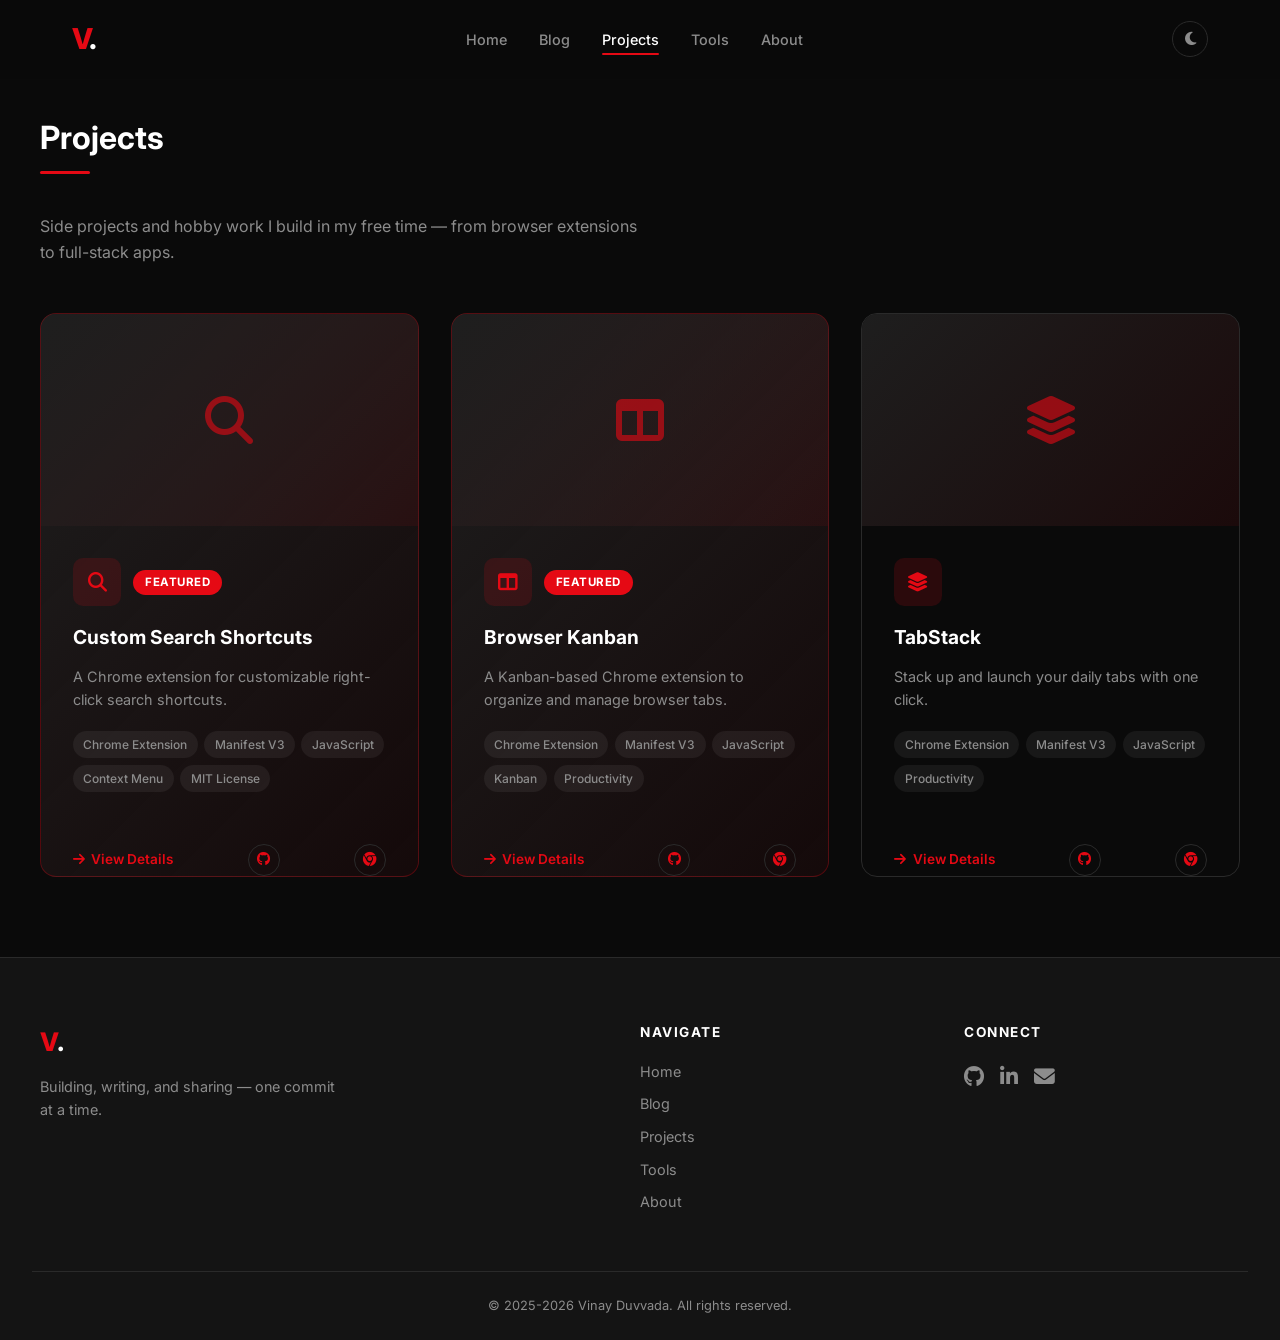
<file: projects.html>
<!DOCTYPE html>
<html lang="en">
<head>
    <meta charset="UTF-8">
    <meta name="viewport" content="width=device-width, initial-scale=1.0">
    <title>Projects — Vinay Duvvada</title>
    <meta name="description" content="Hobby projects and open-source work by Vinay Duvvada.">
    <link rel="canonical" href="https://vinayduvvada.github.io/projects.html">
    <meta name="robots" content="index, follow">
    <meta name="author" content="Vinay Duvvada">
    <meta name="google-site-verification" content="iBnhOBTZV-cc5o_iP-deFidw2Bjm3Wxk4gGlQmY2gJs" />
    <link rel="icon" type="image/svg+xml" href="/favicon.svg">
    <meta property="og:type" content="website">
    <meta property="og:site_name" content="Vinay Duvvada">
    <meta property="og:title" content="Projects — Vinay Duvvada">
    <meta property="og:description" content="Chrome extensions and side projects by Vinay Duvvada — Custom Search Shortcuts, Browser Kanban, TabStack.">
    <meta property="og:url" content="https://vinayduvvada.github.io/projects.html">
    <meta property="og:image" content="https://vinayduvvada.github.io/og-image.png">
    <meta property="og:image:width" content="1200">
    <meta property="og:image:height" content="630">
    <meta name="twitter:card" content="summary_large_image">
    <meta name="twitter:title" content="Projects — Vinay Duvvada">
    <meta name="twitter:description" content="Chrome extensions and side projects by Vinay Duvvada — Custom Search Shortcuts, Browser Kanban, TabStack.">
    <meta name="twitter:image" content="https://vinayduvvada.github.io/og-image.png">
    <script type="application/ld+json">
    {
      "@context": "https://schema.org",
      "@graph": [
        {
          "@type": "Person",
          "@id": "https://vinayduvvada.github.io/#person",
          "name": "Vinay Duvvada",
          "url": "https://vinayduvvada.github.io/",
          "jobTitle": "Staff Software Engineer",
          "description": "Staff Software Engineer with 12+ years of experience designing, developing, and scaling enterprise applications across e-commerce, ticketing, automobile, insurance, and cloud domains. Currently at ServiceNow, previously at Microsoft.",
          "knowsAbout": ["Distributed Systems", "Microservices", "Event-Driven Architecture", "AI", "Machine Learning", "Java", "Python", "JavaScript", "Chrome Extensions"],
          "sameAs": [
            "https://github.com/vinayduvvada",
            "https://linkedin.com/in/vinayduvvada",
            "https://vinayduvvada.github.io/"
          ]
        },
        {
          "@type": "WebSite",
          "@id": "https://vinayduvvada.github.io/#website",
          "url": "https://vinayduvvada.github.io/",
          "name": "Vinay Duvvada",
          "author": { "@id": "https://vinayduvvada.github.io/#person" },
          "inLanguage": "en"
        }
      ]
    }
    </script>
    <link rel="stylesheet" href="https://cdnjs.cloudflare.com/ajax/libs/font-awesome/6.5.1/css/all.min.css">
    <link href="https://fonts.googleapis.com/css2?family=Inter:wght@300;400;500;600;700;800&display=swap" rel="stylesheet">
    <link rel="stylesheet" href="css/style.css">
</head>
<body>
    <!-- Header -->
    <header class="header" id="header">
        <nav class="navbar">
            <a href="index.html" class="logo">V<span class="logo-dot">.</span></a>
            <button class="nav-toggle" id="navToggle" aria-label="Toggle navigation">
                <span></span><span></span><span></span>
            </button>
            <div class="nav-links" id="navLinks">
                <a href="index.html">Home</a>
                <a href="blog.html">Blog</a>
                <a href="projects.html" class="active">Projects</a>
                <a href="tools.html">Tools</a>
                <a href="about.html">About</a>
            </div>
            <button class="theme-toggle" aria-label="Dark theme" title="Dark"><i class="fas fa-moon"></i></button>
        </nav>
    </header>

    <!-- Projects Page Content -->
    <section class="section" style="padding-top: 7rem;">
        <div class="section-container">
            <div class="section-header">
                <h2 class="section-title">Projects</h2>
            </div>
            <p style="color: var(--text-muted); margin-bottom: 3rem; max-width: 600px;">
                Side projects and hobby work I build in my free time — from browser extensions to full-stack apps.
            </p>
            <!-- Projects Grid — populated by JS -->
            <div class="projects-grid" id="projectsContainer">
                <!-- Loaded from projects/projects.json -->
            </div>
        </div>
    </section>

    <!-- Footer -->
    <footer class="footer">
        <div class="footer-content">
            <div class="footer-brand">
                <a href="index.html" class="footer-logo">V<span class="logo-dot">.</span></a>
                <p>Building, writing, and sharing — one commit at a time.</p>
            </div>
            <div class="footer-nav">
                <h4>Navigate</h4>
                <a href="index.html">Home</a>
                <a href="blog.html">Blog</a>
                <a href="projects.html">Projects</a>
                <a href="tools.html">Tools</a>
                <a href="about.html">About</a>
            </div>
            <div class="footer-social">
                <h4>Connect</h4>
                <div class="social-icons">
                    <a href="https://github.com/vinayduvvada" target="_blank" rel="noopener" aria-label="GitHub"><i class="fab fa-github"></i></a>
                    <a href="https://linkedin.com/in/vinayduvvada" target="_blank" rel="noopener" aria-label="LinkedIn"><i class="fab fa-linkedin-in"></i></a>
                    <a href="mailto:vinay.chowdary518@gmail.com" aria-label="Email"><i class="fas fa-envelope"></i></a>
                </div>
            </div>
        </div>
        <div class="footer-bottom">
            <p>&copy; 2025-2026 Vinay Duvvada. All rights reserved.</p>
        </div>
    </footer>

    <script src="js/theme.js"></script>
    <script src="js/projects.js"></script>
</body>
</html>
</file>
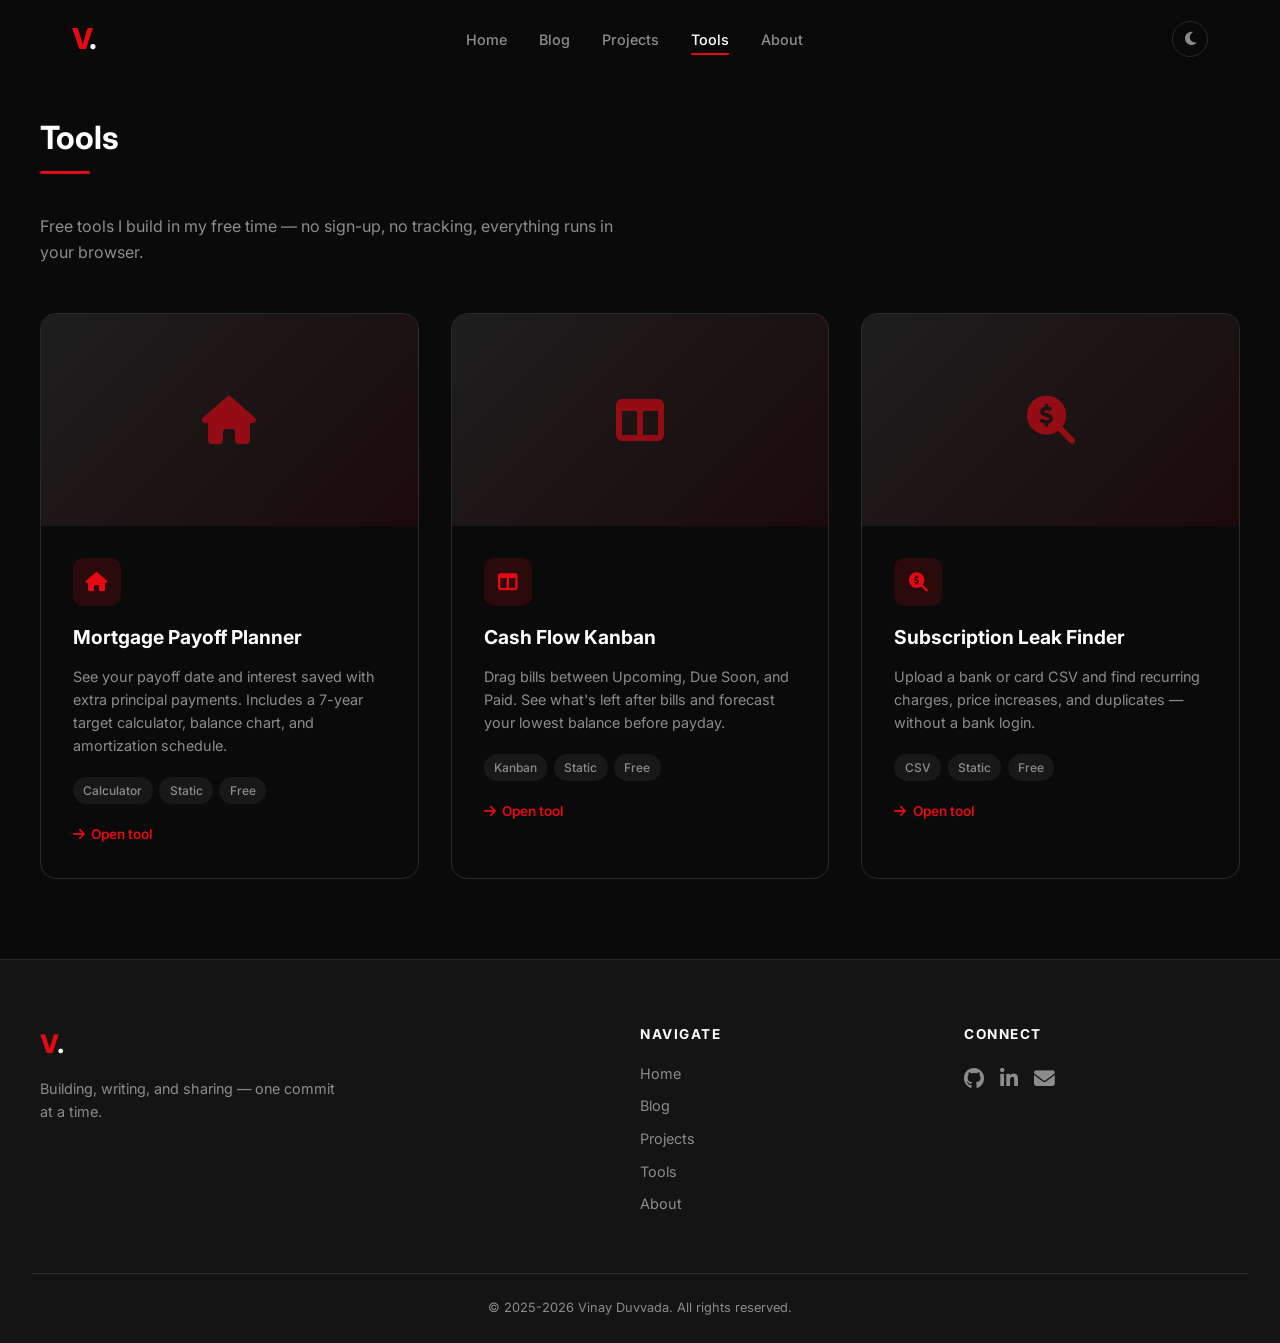
<file: tools.html>
<!DOCTYPE html>
<html lang="en">
<head>
    <meta charset="UTF-8">
    <meta name="viewport" content="width=device-width, initial-scale=1.0">
    <title>Tools — Vinay Duvvada</title>
    <meta name="description" content="Free tools by Vinay Duvvada: Mortgage Payoff Planner, Cash Flow Kanban, and Subscription Leak Finder. No sign-up, no tracking, everything runs in your browser.">
    <link rel="canonical" href="https://vinayduvvada.github.io/tools.html">
    <meta name="robots" content="index, follow">
    <meta name="author" content="Vinay Duvvada">
    <meta name="google-site-verification" content="iBnhOBTZV-cc5o_iP-deFidw2Bjm3Wxk4gGlQmY2gJs" />
    <link rel="icon" type="image/svg+xml" href="/favicon.svg">
    <meta property="og:type" content="website">
    <meta property="og:site_name" content="Vinay Duvvada">
    <meta property="og:title" content="Free Tools — Vinay Duvvada">
    <meta property="og:description" content="Free, private, browser-only tools: Mortgage Payoff Planner, Cash Flow Kanban, Subscription Leak Finder.">
    <meta property="og:url" content="https://vinayduvvada.github.io/tools.html">
    <meta property="og:image" content="https://vinayduvvada.github.io/og-image.png">
    <meta property="og:image:width" content="1200">
    <meta property="og:image:height" content="630">
    <meta name="twitter:card" content="summary_large_image">
    <meta name="twitter:title" content="Free Tools — Vinay Duvvada">
    <meta name="twitter:description" content="Free, private, browser-only tools: Mortgage Payoff Planner, Cash Flow Kanban, Subscription Leak Finder.">
    <meta name="twitter:image" content="https://vinayduvvada.github.io/og-image.png">
    <script type="application/ld+json">
    {
      "@context": "https://schema.org",
      "@graph": [
        {
          "@type": "Person",
          "@id": "https://vinayduvvada.github.io/#person",
          "name": "Vinay Duvvada",
          "url": "https://vinayduvvada.github.io/",
          "jobTitle": "Staff Software Engineer",
          "description": "Staff Software Engineer with 12+ years of experience designing, developing, and scaling enterprise applications across e-commerce, ticketing, automobile, insurance, and cloud domains. Currently at ServiceNow, previously at Microsoft.",
          "knowsAbout": ["Distributed Systems", "Microservices", "Event-Driven Architecture", "AI", "Machine Learning", "Java", "Python", "JavaScript", "Chrome Extensions"],
          "sameAs": [
            "https://github.com/vinayduvvada",
            "https://linkedin.com/in/vinayduvvada",
            "https://vinayduvvada.github.io/"
          ]
        },
        {
          "@type": "WebSite",
          "@id": "https://vinayduvvada.github.io/#website",
          "url": "https://vinayduvvada.github.io/",
          "name": "Vinay Duvvada",
          "author": { "@id": "https://vinayduvvada.github.io/#person" },
          "inLanguage": "en"
        }
      ]
    }
    </script>
    <link rel="stylesheet" href="https://cdnjs.cloudflare.com/ajax/libs/font-awesome/6.5.1/css/all.min.css">
    <link href="https://fonts.googleapis.com/css2?family=Inter:wght@300;400;500;600;700;800&display=swap" rel="stylesheet">
    <link rel="stylesheet" href="css/style.css">
</head>
<body>
    <!-- Header -->
    <header class="header" id="header">
        <nav class="navbar">
            <a href="index.html" class="logo">V<span class="logo-dot">.</span></a>
            <button class="nav-toggle" id="navToggle" aria-label="Toggle navigation">
                <span></span><span></span><span></span>
            </button>
            <div class="nav-links" id="navLinks">
                <a href="index.html">Home</a>
                <a href="blog.html">Blog</a>
                <a href="projects.html">Projects</a>
                <a href="tools.html" class="active">Tools</a>
                <a href="about.html">About</a>
            </div>
            <button class="theme-toggle" aria-label="Dark theme" title="Dark"><i class="fas fa-moon"></i></button>
        </nav>
    </header>

    <!-- Tools Page Content -->
    <section class="section" style="padding-top: 7rem;">
        <div class="section-container">
            <div class="section-header">
                <h2 class="section-title">Tools</h2>
            </div>
            <p style="color: var(--text-muted); margin-bottom: 3rem; max-width: 600px;">
                Free tools I build in my free time — no sign-up, no tracking, everything runs in your browser.
            </p>

            <!-- Tools Grid — same projects-grid / project-card layout as projects.html -->
            <div class="projects-grid">
                <div class="project-card netflix-card">
                    <a href="tools/mortgage-payoff-planner.html" class="project-card-link">
                        <div class="project-card-banner project-card-banner--icon">
                            <i class="fas fa-home"></i>
                        </div>
                        <div class="project-card-inner">
                            <div class="project-card-top">
                                <div class="project-icon"><i class="fas fa-home"></i></div>
                            </div>
                            <h3>Mortgage Payoff Planner</h3>
                            <p>See your payoff date and interest saved with extra principal payments. Includes a 7-year target calculator, balance chart, and amortization schedule.</p>
                            <div class="project-tags"><span>Calculator</span><span>Static</span><span>Free</span></div>
                            <div class="project-links">
                                <span class="view-details"><i class="fas fa-arrow-right"></i> Open tool</span>
                            </div>
                        </div>
                    </a>
                </div>

                <div class="project-card netflix-card">
                    <a href="tools/cash-flow-kanban.html" class="project-card-link">
                        <div class="project-card-banner project-card-banner--icon">
                            <i class="fas fa-columns"></i>
                        </div>
                        <div class="project-card-inner">
                            <div class="project-card-top">
                                <div class="project-icon"><i class="fas fa-columns"></i></div>
                            </div>
                            <h3>Cash Flow Kanban</h3>
                            <p>Drag bills between Upcoming, Due Soon, and Paid. See what's left after bills and forecast your lowest balance before payday.</p>
                            <div class="project-tags"><span>Kanban</span><span>Static</span><span>Free</span></div>
                            <div class="project-links">
                                <span class="view-details"><i class="fas fa-arrow-right"></i> Open tool</span>
                            </div>
                        </div>
                    </a>
                </div>

                <div class="project-card netflix-card">
                    <a href="tools/subscription-leak-finder.html" class="project-card-link">
                        <div class="project-card-banner project-card-banner--icon">
                            <i class="fas fa-magnifying-glass-dollar"></i>
                        </div>
                        <div class="project-card-inner">
                            <div class="project-card-top">
                                <div class="project-icon"><i class="fas fa-magnifying-glass-dollar"></i></div>
                            </div>
                            <h3>Subscription Leak Finder</h3>
                            <p>Upload a bank or card CSV and find recurring charges, price increases, and duplicates — without a bank login.</p>
                            <div class="project-tags"><span>CSV</span><span>Static</span><span>Free</span></div>
                            <div class="project-links">
                                <span class="view-details"><i class="fas fa-arrow-right"></i> Open tool</span>
                            </div>
                        </div>
                    </a>
                </div>
            </div>
        </div>
    </section>

    <!-- Footer -->
    <footer class="footer">
        <div class="footer-content">
            <div class="footer-brand">
                <a href="index.html" class="footer-logo">V<span class="logo-dot">.</span></a>
                <p>Building, writing, and sharing — one commit at a time.</p>
            </div>
            <div class="footer-nav">
                <h4>Navigate</h4>
                <a href="index.html">Home</a>
                <a href="blog.html">Blog</a>
                <a href="projects.html">Projects</a>
                <a href="tools.html">Tools</a>
                <a href="about.html">About</a>
            </div>
            <div class="footer-social">
                <h4>Connect</h4>
                <div class="social-icons">
                    <a href="https://github.com/vinayduvvada" target="_blank" rel="noopener" aria-label="GitHub"><i class="fab fa-github"></i></a>
                    <a href="https://linkedin.com/in/vinayduvvada" target="_blank" rel="noopener" aria-label="LinkedIn"><i class="fab fa-linkedin-in"></i></a>
                    <a href="mailto:vinay.chowdary518@gmail.com" aria-label="Email"><i class="fas fa-envelope"></i></a>
                </div>
            </div>
        </div>
        <div class="footer-bottom">
            <p>&copy; 2025-2026 Vinay Duvvada. All rights reserved.</p>
        </div>
    </footer>

    <script src="js/theme.js"></script>
    <script src="js/nav.js"></script>
</body>
</html>
</file>
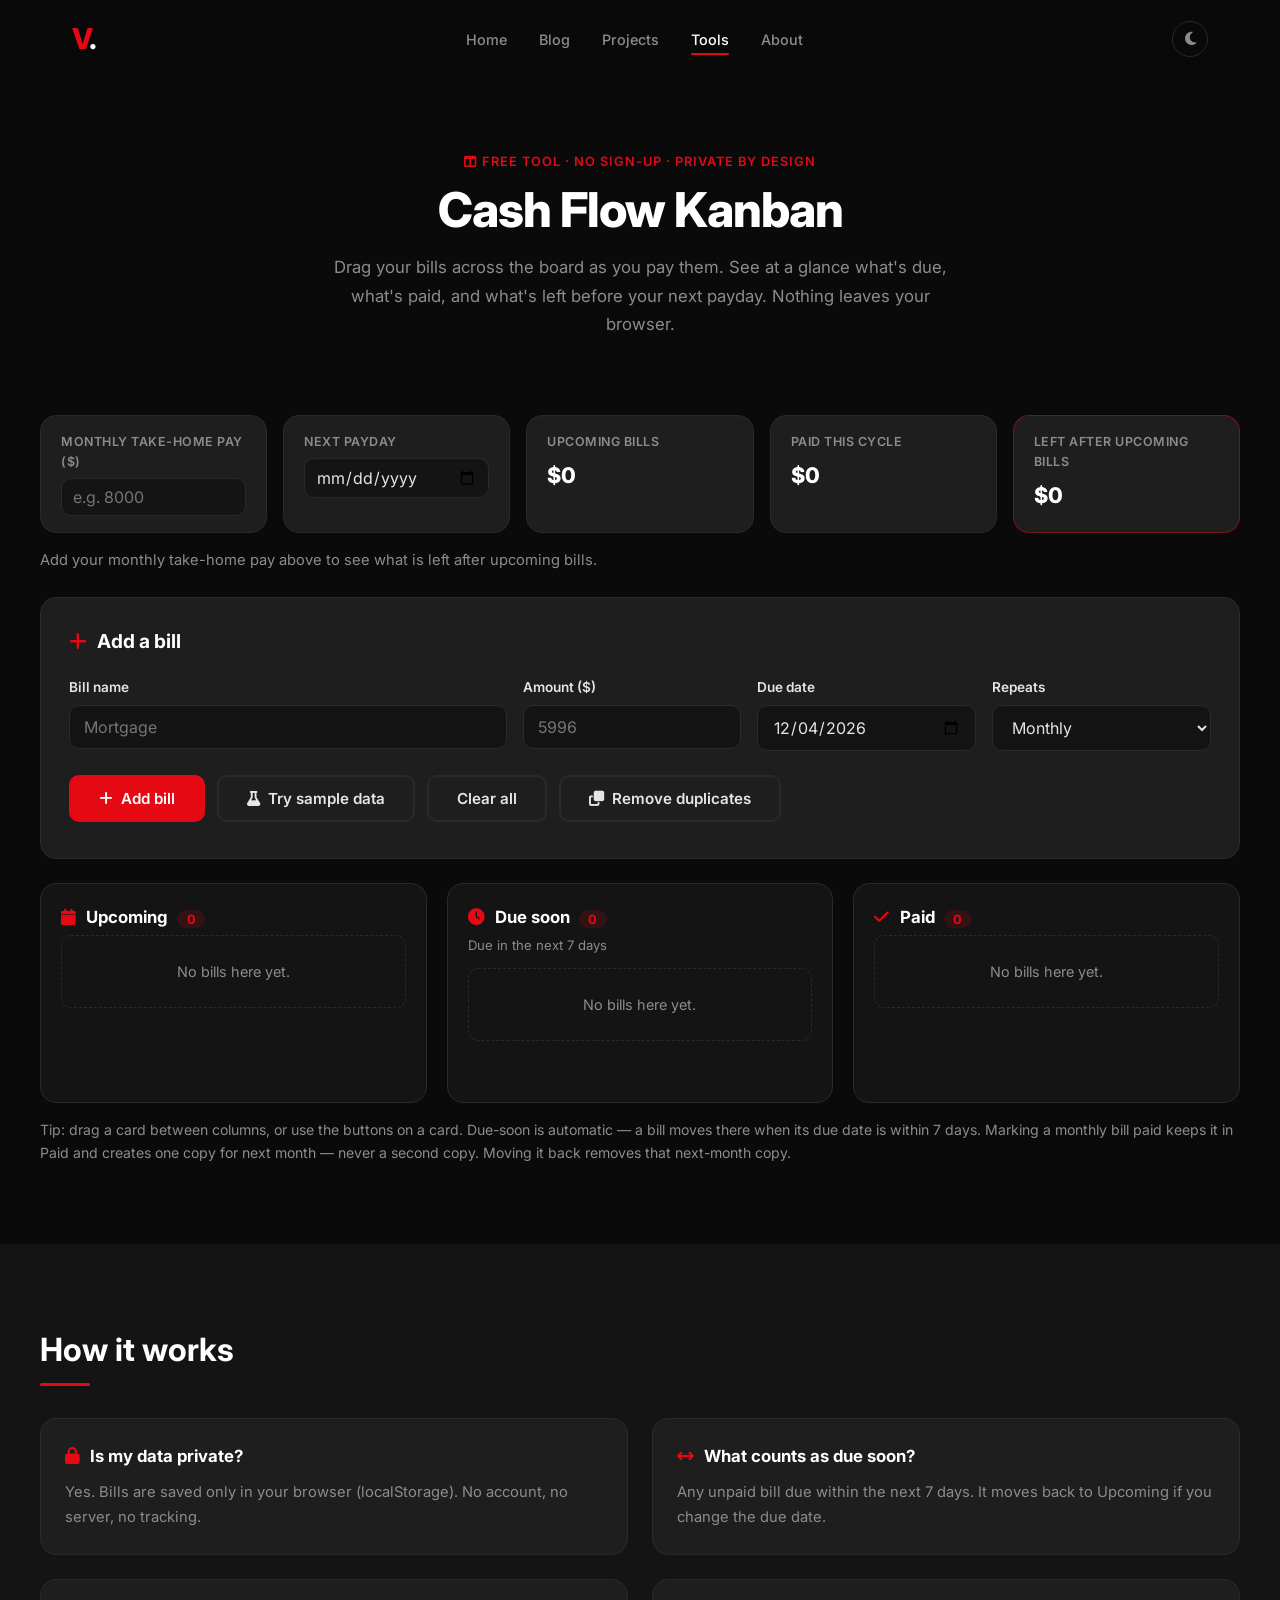
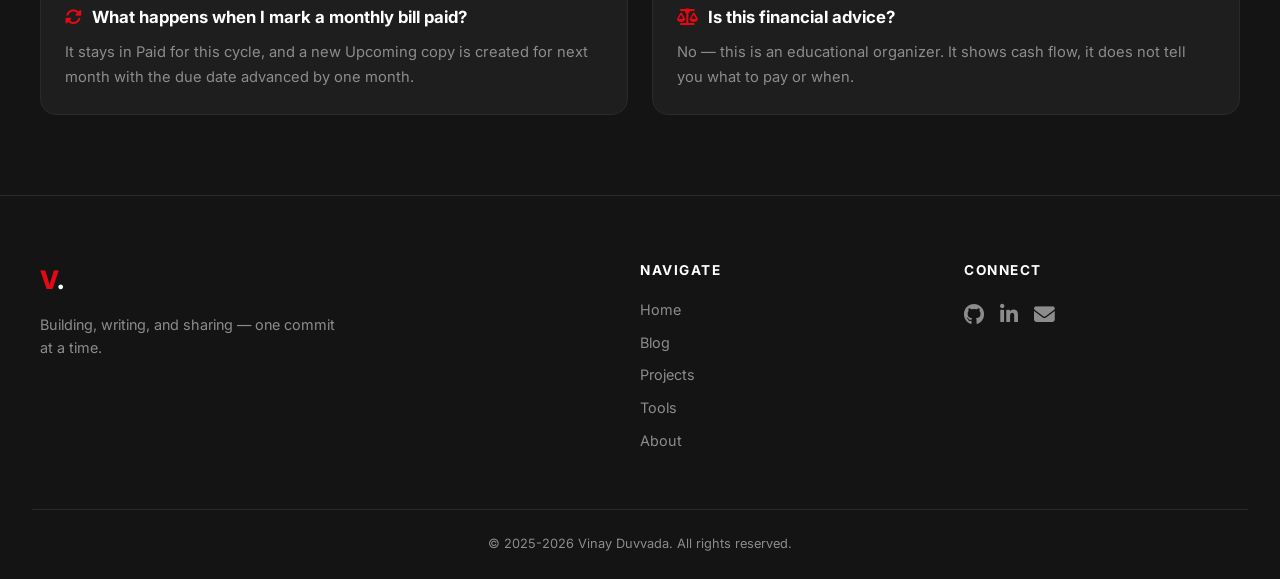
<file: tools/cash-flow-kanban.html>
<!DOCTYPE html>
<html lang="en">
<head>
    <meta charset="UTF-8">
    <meta name="viewport" content="width=device-width, initial-scale=1.0">
    <title>Cash Flow Kanban — Free Bill Board | Vinay Duvvada</title>
    <meta name="description" content="Free cash flow Kanban board. Drag bills between Upcoming, Due Soon, and Paid, see what's left after bills, and forecast your lowest balance before payday. Private — runs entirely in your browser.">
    <link rel="canonical" href="https://vinayduvvada.github.io/tools/cash-flow-kanban.html">
    <meta name="robots" content="index, follow">
    <meta name="author" content="Vinay Duvvada">
    <meta name="google-site-verification" content="iBnhOBTZV-cc5o_iP-deFidw2Bjm3Wxk4gGlQmY2gJs" />
    <link rel="icon" type="image/svg+xml" href="/favicon.svg">
    <meta property="og:type" content="website">
    <meta property="og:site_name" content="Vinay Duvvada">
    <meta property="og:title" content="Cash Flow Kanban — Free Bill Board">
    <meta property="og:description" content="Free cash flow Kanban board. Drag bills between Upcoming, Due Soon, and Paid, see what's left after bills, and forecast your lowest balance before payday. Private — runs entirely in your browser.">
    <meta property="og:url" content="https://vinayduvvada.github.io/tools/cash-flow-kanban.html">
    <meta property="og:image" content="https://vinayduvvada.github.io/og-image.png">
    <meta property="og:image:width" content="1200">
    <meta property="og:image:height" content="630">
    <meta name="twitter:card" content="summary_large_image">
    <meta name="twitter:title" content="Cash Flow Kanban — Free Bill Board">
    <meta name="twitter:description" content="Free cash flow Kanban board. Drag bills between Upcoming, Due Soon, and Paid, see what's left after bills, and forecast your lowest balance before payday. Private — runs entirely in your browser.">
    <meta name="twitter:image" content="https://vinayduvvada.github.io/og-image.png">
    <script type="application/ld+json">
    {
      "@context": "https://schema.org",
      "@graph": [
        {
          "@type": "Person",
          "@id": "https://vinayduvvada.github.io/#person",
          "name": "Vinay Duvvada",
          "url": "https://vinayduvvada.github.io/",
          "jobTitle": "Staff Software Engineer",
          "description": "Staff Software Engineer with 12+ years of experience designing, developing, and scaling enterprise applications across e-commerce, ticketing, automobile, insurance, and cloud domains. Currently at ServiceNow, previously at Microsoft.",
          "knowsAbout": ["Distributed Systems", "Microservices", "Event-Driven Architecture", "AI", "Machine Learning", "Java", "Python", "JavaScript", "Chrome Extensions"],
          "sameAs": [
            "https://github.com/vinayduvvada",
            "https://linkedin.com/in/vinayduvvada",
            "https://vinayduvvada.github.io/"
          ]
        },
        {
          "@type": "WebSite",
          "@id": "https://vinayduvvada.github.io/#website",
          "url": "https://vinayduvvada.github.io/",
          "name": "Vinay Duvvada",
          "author": { "@id": "https://vinayduvvada.github.io/#person" },
          "inLanguage": "en"
        }
      ]
    }
    </script>
    <link rel="stylesheet" href="https://cdnjs.cloudflare.com/ajax/libs/font-awesome/6.5.1/css/all.min.css">
    <link href="https://fonts.googleapis.com/css2?family=Inter:wght@300;400;500;600;700;800&display=swap" rel="stylesheet">
    <link rel="stylesheet" href="../css/style.css">
    <link rel="stylesheet" href="../css/cash-flow-kanban.css">
</head>
<body>
    <header class="header" id="header">
        <nav class="navbar">
            <a href="../index.html" class="logo">V<span class="logo-dot">.</span></a>
            <button class="nav-toggle" id="navToggle" aria-label="Toggle navigation"><span></span><span></span><span></span></button>
            <div class="nav-links" id="navLinks">
                <a href="../index.html">Home</a>
                <a href="../blog.html">Blog</a>
                <a href="../projects.html">Projects</a>
                <a href="../tools.html" class="active">Tools</a>
                <a href="../about.html">About</a>
            </div>
            <button class="theme-toggle" aria-label="Dark theme" title="Dark"><i class="fas fa-moon"></i></button>
        </nav>
    </header>

    <main class="planner-page">
        <section class="section planner-hero">
            <div class="section-container">
                <p class="planner-eyebrow"><i class="fas fa-columns"></i> Free tool &middot; No sign-up &middot; Private by design</p>
                <h1 class="planner-title">Cash Flow Kanban</h1>
                <p class="planner-subtitle">
                    Drag your bills across the board as you pay them.
                    See at a glance what's due, what's paid, and what's left
                    before your next payday. Nothing leaves your browser.
                </p>
            </div>
        </section>

        <section class="section planner-main">
            <div class="section-container">
                <!-- Income / summary -->
                <div class="cf-summary">
                    <label class="cf-income">
                        <span>Monthly take-home pay ($)</span>
                        <input type="number" id="monthlyIncome" min="0" step="100" value="0" placeholder="e.g. 8000">
                    </label>
                    <label class="cf-income">
                        <span>Next payday</span>
                        <input type="date" id="payday">
                    </label>
                    <div class="cf-stat"><span>Upcoming bills</span><strong id="statUpcoming">$0</strong></div>
                    <div class="cf-stat"><span>Paid this cycle</span><strong id="statPaid">$0</strong></div>
                    <div class="cf-stat cf-stat--left"><span>Left after upcoming bills</span><strong id="statLeft">$0</strong></div>
                </div>
                <p class="cf-forecast" id="forecastText"></p>

                <!-- Add bill -->
                <form class="planner-card cf-add" id="addBillForm">
                    <h2><i class="fas fa-plus"></i> Add a bill</h2>
                    <div class="cf-add-grid">
                        <label class="field"><span>Bill name</span><input type="text" id="billName" placeholder="Mortgage" required maxlength="60"></label>
                        <label class="field"><span>Amount ($)</span><input type="number" id="billAmount" min="0.01" step="0.01" placeholder="5996" required></label>
                        <label class="field"><span>Due date</span><input type="date" id="billDue" required></label>
                        <label class="field"><span>Repeats</span>
                            <select id="billRecurs">
                                <option value="monthly">Monthly</option>
                                <option value="once">One-time</option>
                                <option value="weekly">Weekly</option>
                                <option value="yearly">Yearly</option>
                            </select>
                        </label>
                    </div>
                    <button type="submit" class="btn btn-primary"><i class="fas fa-plus"></i> Add bill</button>
                    <button type="button" class="btn btn-outline" id="sampleBtn"><i class="fas fa-flask"></i> Try sample data</button>
                    <span class="cf-sample-info" id="sampleInfo" hidden></span>
                    <button type="button" class="btn btn-outline" id="clearAllBtn">Clear all</button>
                    <button type="button" class="btn btn-outline" id="dedupeBtn"><i class="fas fa-clone"></i> Remove duplicates</button>
                </form>

                <!-- Board -->
                <div class="cf-board" id="board">
                    <div class="cf-column" data-status="upcoming">
                        <h3><i class="fas fa-calendar"></i> Upcoming <span class="cf-count" id="countUpcoming">0</span></h3>
                        <div class="cf-cards" id="colUpcoming"></div>
                    </div>
                    <div class="cf-column" data-status="due">
                        <h3><i class="fas fa-clock"></i> Due soon <span class="cf-count" id="countDue">0</span></h3>
                        <p class="cf-col-note">Due in the next 7 days</p>
                        <div class="cf-cards" id="colDue"></div>
                    </div>
                    <div class="cf-column" data-status="paid">
                        <h3><i class="fas fa-check"></i> Paid <span class="cf-count" id="countPaid">0</span></h3>
                        <div class="cf-cards" id="colPaid"></div>
                    </div>
                </div>
                <p class="cf-hint">Tip: drag a card between columns, or use the buttons on a card. Due-soon is automatic — a bill moves there when its due date is within 7 days. Marking a monthly bill paid keeps it in Paid and creates one copy for next month — never a second copy. Moving it back removes that next-month copy.</p>
            </div>
        </section>

        <section class="section section-alt planner-faq">
            <div class="section-container">
                <h2 class="section-title">How it works</h2>
                <div class="faq-grid">
                    <div class="faq-item"><h3><i class="fas fa-lock"></i> Is my data private?</h3><p>Yes. Bills are saved only in your browser (localStorage). No account, no server, no tracking.</p></div>
                    <div class="faq-item"><h3><i class="fas fa-arrows-left-right"></i> What counts as due soon?</h3><p>Any unpaid bill due within the next 7 days. It moves back to Upcoming if you change the due date.</p></div>
                    <div class="faq-item"><h3><i class="fas fa-rotate"></i> What happens when I mark a monthly bill paid?</h3><p>It stays in Paid for this cycle, and a new Upcoming copy is created for next month with the due date advanced by one month.</p></div>
                    <div class="faq-item"><h3><i class="fas fa-scale-balanced"></i> Is this financial advice?</h3><p>No — this is an educational organizer. It shows cash flow, it does not tell you what to pay or when.</p></div>
                </div>
            </div>
        </section>
    </main>

    <footer class="footer">
        <div class="footer-content">
            <div class="footer-brand"><a href="../index.html" class="footer-logo">V<span class="logo-dot">.</span></a><p>Building, writing, and sharing — one commit at a time.</p></div>
            <div class="footer-nav"><h4>Navigate</h4><a href="../index.html">Home</a><a href="../blog.html">Blog</a><a href="../projects.html">Projects</a><a href="../tools.html">Tools</a><a href="../about.html">About</a></div>
            <div class="footer-social"><h4>Connect</h4><div class="social-icons"><a href="https://github.com/vinayduvvada" target="_blank" rel="noopener" aria-label="GitHub"><i class="fab fa-github"></i></a><a href="https://linkedin.com/in/vinayduvvada" target="_blank" rel="noopener" aria-label="LinkedIn"><i class="fab fa-linkedin-in"></i></a><a href="mailto:vinay.chowdary518@gmail.com" aria-label="Email"><i class="fas fa-envelope"></i></a></div></div>
        </div>
        <div class="footer-bottom"><p>&copy; 2025-2026 Vinay Duvvada. All rights reserved.</p></div>
    </footer>

    <script src="../js/theme.js"></script>
    <script src="../js/nav.js"></script>
    <script src="../js/cash-flow-kanban.js"></script>
</body>
</html>
</file>
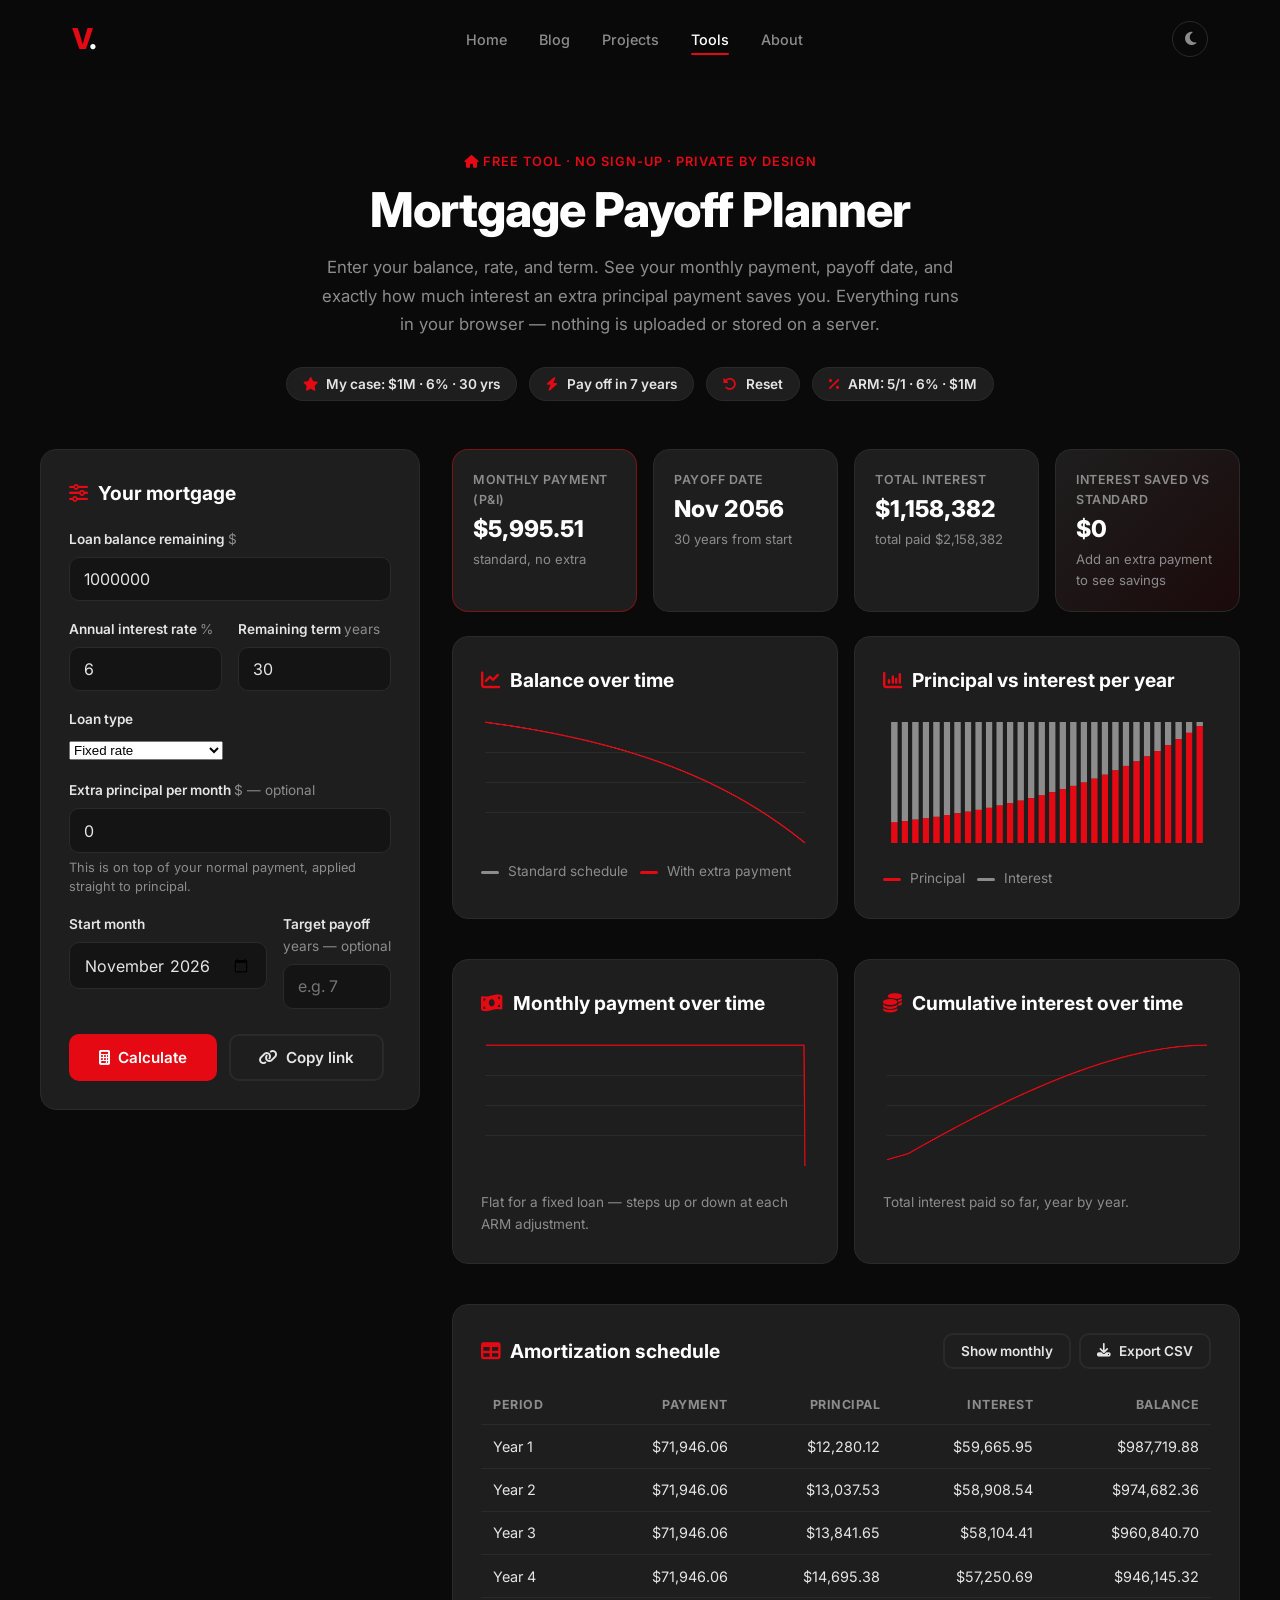
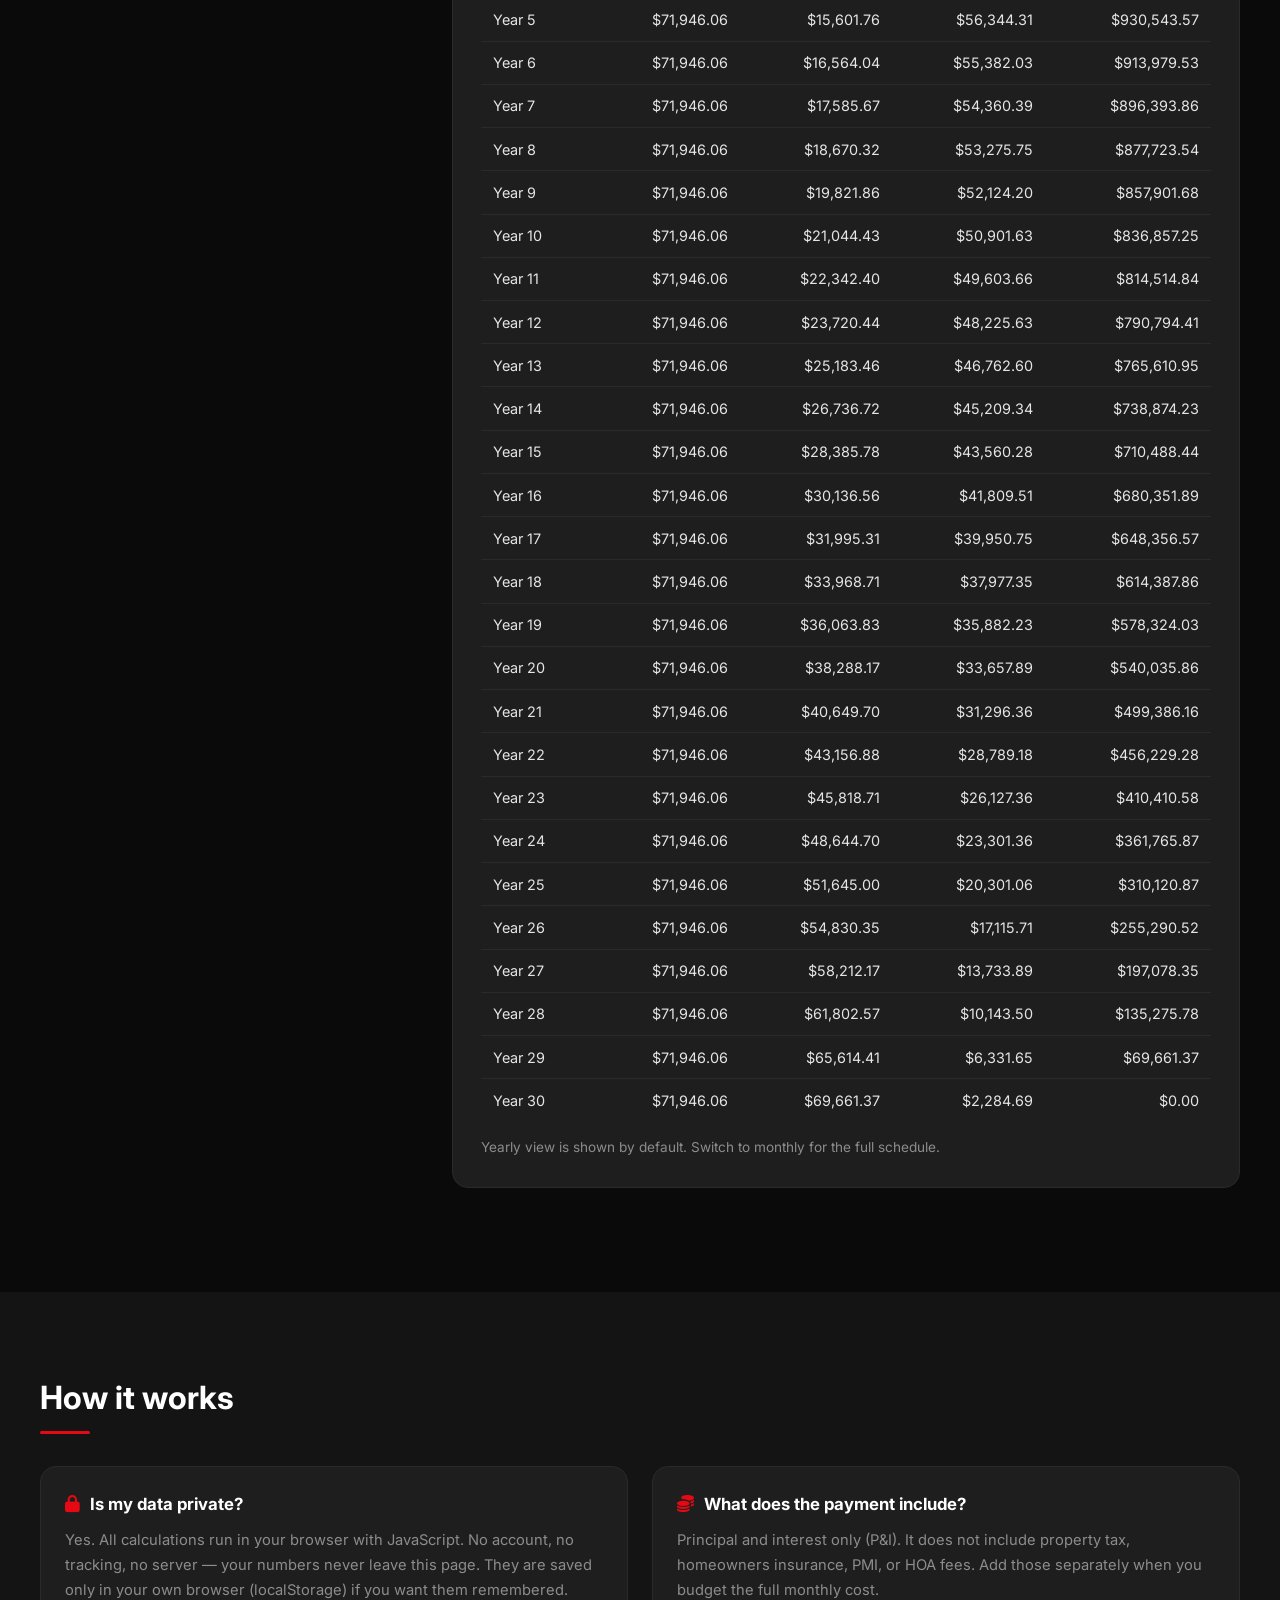
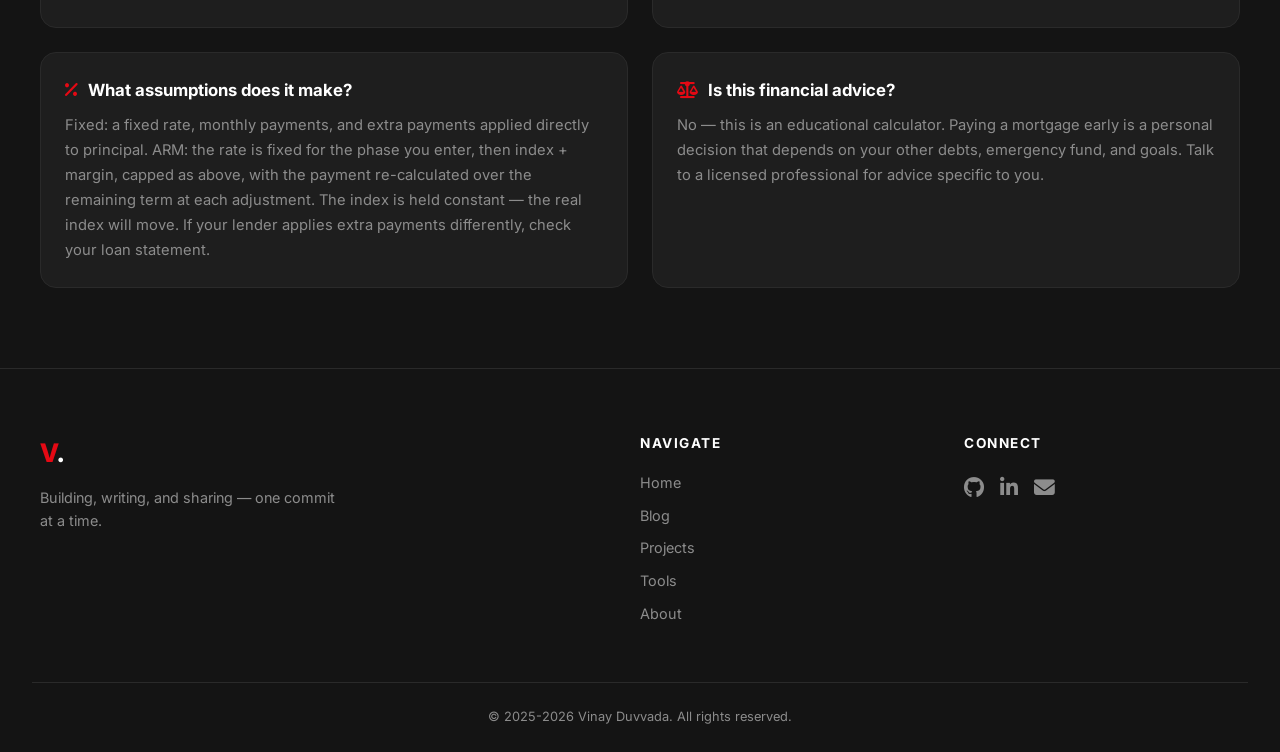
<file: tools/mortgage-payoff-planner.html>
<!DOCTYPE html>
<html lang="en">
<head>
    <meta charset="UTF-8">
    <meta name="viewport" content="width=device-width, initial-scale=1.0">
    <title>Mortgage Payoff Planner — Free Calculator | Vinay Duvvada</title>
    <meta name="description" content="Free mortgage payoff planner. See your monthly payment, payoff date, total interest, and how much extra principal saves you. 100% free, private, and runs entirely in your browser — no data leaves your device.">
    <link rel="canonical" href="https://vinayduvvada.github.io/tools/mortgage-payoff-planner.html">
    <meta name="robots" content="index, follow">
    <meta name="author" content="Vinay Duvvada">
    <meta name="google-site-verification" content="iBnhOBTZV-cc5o_iP-deFidw2Bjm3Wxk4gGlQmY2gJs" />
    <link rel="icon" type="image/svg+xml" href="/favicon.svg">
    <meta property="og:type" content="website">
    <meta property="og:site_name" content="Vinay Duvvada">
    <meta property="og:title" content="Mortgage Payoff Planner — Free Calculator">
    <meta property="og:description" content="See your payoff date and interest saved with extra principal payments. Free, private, no sign-up.">
    <meta property="og:url" content="https://vinayduvvada.github.io/tools/mortgage-payoff-planner.html">
    <meta property="og:image" content="https://vinayduvvada.github.io/og-image.png">
    <meta property="og:image:width" content="1200">
    <meta property="og:image:height" content="630">
    <meta name="twitter:card" content="summary_large_image">
    <meta name="twitter:title" content="Mortgage Payoff Planner — Free Calculator">
    <meta name="twitter:description" content="See your payoff date and interest saved with extra principal payments. Free, private, no sign-up.">
    <meta name="twitter:image" content="https://vinayduvvada.github.io/og-image.png">
    <script type="application/ld+json">
    {
      "@context": "https://schema.org",
      "@graph": [
        {
          "@type": "Person",
          "@id": "https://vinayduvvada.github.io/#person",
          "name": "Vinay Duvvada",
          "url": "https://vinayduvvada.github.io/",
          "jobTitle": "Staff Software Engineer",
          "description": "Staff Software Engineer with 12+ years of experience designing, developing, and scaling enterprise applications across e-commerce, ticketing, automobile, insurance, and cloud domains. Currently at ServiceNow, previously at Microsoft.",
          "knowsAbout": ["Distributed Systems", "Microservices", "Event-Driven Architecture", "AI", "Machine Learning", "Java", "Python", "JavaScript", "Chrome Extensions"],
          "sameAs": [
            "https://github.com/vinayduvvada",
            "https://linkedin.com/in/vinayduvvada",
            "https://vinayduvvada.github.io/"
          ]
        },
        {
          "@type": "WebSite",
          "@id": "https://vinayduvvada.github.io/#website",
          "url": "https://vinayduvvada.github.io/",
          "name": "Vinay Duvvada",
          "author": { "@id": "https://vinayduvvada.github.io/#person" },
          "inLanguage": "en"
        }
      ]
    }
    </script>
    <link rel="stylesheet" href="https://cdnjs.cloudflare.com/ajax/libs/font-awesome/6.5.1/css/all.min.css">
    <link href="https://fonts.googleapis.com/css2?family=Inter:wght@300;400;500;600;700;800&display=swap" rel="stylesheet">
    <link rel="stylesheet" href="../css/style.css">
    <link rel="stylesheet" href="../css/mortgage-planner.css">
</head>
<body>
    <!-- Header — same as index.html, with Tools added -->
    <header class="header" id="header">
        <nav class="navbar">
            <a href="../index.html" class="logo">V<span class="logo-dot">.</span></a>
            <button class="nav-toggle" id="navToggle" aria-label="Toggle navigation">
                <span></span><span></span><span></span>
            </button>
            <div class="nav-links" id="navLinks">
                <a href="../index.html">Home</a>
                <a href="../blog.html">Blog</a>
                <a href="../projects.html">Projects</a>
                <a href="../tools.html" class="active">Tools</a>
                <a href="../about.html">About</a>
            </div>
            <button class="theme-toggle" aria-label="Dark theme" title="Dark"><i class="fas fa-moon"></i></button>
        </nav>
    </header>

    <main class="planner-page">
        <section class="section planner-hero">
            <div class="section-container">
                <p class="planner-eyebrow"><i class="fas fa-home"></i> Free tool &middot; No sign-up &middot; Private by design</p>
                <h1 class="planner-title">Mortgage Payoff Planner</h1>
                <p class="planner-subtitle">
                    Enter your balance, rate, and term. See your monthly payment, payoff date,
                    and exactly how much interest an extra principal payment saves you.
                    Everything runs in your browser — nothing is uploaded or stored on a server.
                </p>

                <div class="planner-presets" role="group" aria-label="Presets">
                    <button type="button" class="preset-btn" data-preset="mine">
                        <i class="fas fa-star"></i> My case: $1M &middot; 6% &middot; 30 yrs
                    </button>
                    <button type="button" class="preset-btn" data-preset="seven">
                        <i class="fas fa-bolt"></i> Pay off in 7 years
                    </button>
                    <button type="button" class="preset-btn" data-preset="reset">
                        <i class="fas fa-rotate-left"></i> Reset
                    </button>
                    <button type="button" class="preset-btn" data-preset="arm">
                        <i class="fas fa-percent"></i> ARM: 5/1 &middot; 6% &middot; $1M
                    </button>
                </div>
            </div>
        </section>

        <section class="section planner-main">
            <div class="section-container planner-grid">

                <!-- Inputs -->
                <form class="planner-card planner-form" id="plannerForm" novalidate>
                    <h2><i class="fas fa-sliders"></i> Your mortgage</h2>

                    <label class="field">
                        <span>Loan balance remaining <span class="field-hint">$</span></span>
                        <input type="number" id="balance" min="1000" max="100000000" step="1000" value="1000000" required>
                    </label>

                    <div class="field-row">
                        <label class="field">
                            <span>Annual interest rate <span class="field-hint">%</span></span>
                            <input type="number" id="rate" min="0" max="30" step="0.01" value="6" required>
                        </label>
                        <label class="field">
                            <span>Remaining term <span class="field-hint">years</span></span>
                            <input type="number" id="termYears" min="1" max="50" step="1" value="30" required>
                        </label>
                    </div>

                    <label class="field">
                        <span>Loan type</span>
                        <select id="loanType">
                            <option value="fixed" selected>Fixed rate</option>
                            <option value="arm">Adjustable-rate (ARM)</option>
                        </select>
                    </label>

                    <div class="arm-fields" id="armFields" hidden>
                        <div class="field-row">
                            <label class="field"><span>Fixed phase <span class="field-hint">years</span></span><input type="number" id="fixedYears" min="1" max="20" step="1" value="5"></label>
                            <label class="field"><span>Adjusts every <span class="field-hint">years</span></span><input type="number" id="adjInterval" min="1" max="5" step="1" value="1"></label>
                        </div>
                        <div class="field-row">
                            <label class="field"><span>Index rate <span class="field-hint">% (e.g. SOFR)</span></span><input type="number" id="indexRate" min="0" max="30" step="0.01" value="4"></label>
                            <label class="field"><span>Margin <span class="field-hint">%</span></span><input type="number" id="margin" min="0" max="10" step="0.01" value="2.25"></label>
                        </div>
                        <div class="field-row">
                            <label class="field"><span>Initial cap <span class="field-hint">% at 1st adjustment</span></span><input type="number" id="initialCap" min="0" max="10" step="0.01" value="2"></label>
                            <label class="field"><span>Periodic cap <span class="field-hint">% per adjustment</span></span><input type="number" id="periodicCap" min="0" max="10" step="0.01" value="1"></label>
                            <label class="field"><span>Lifetime cap <span class="field-hint">% over initial rate</span></span><input type="number" id="lifetimeCap" min="0" max="15" step="0.01" value="5"></label>
                        </div>
                        <small class="field-note">After the fixed phase, rate = index + margin, capped as above. The index is held constant in this projection — it does not forecast future index moves. Payment is re-calculated over the remaining term at each adjustment.</small>
                    </div>

                    <label class="field">
                        <span>Extra principal per month <span class="field-hint">$ — optional</span></span>
                        <input type="number" id="extraMonthly" min="0" max="1000000" step="50" value="0">
                        <small class="field-note">This is on top of your normal payment, applied straight to principal.</small>
                    </label>

                    <div class="field-row">
                        <label class="field">
                            <span>Start month</span>
                            <input type="month" id="startMonth" value="2026-11">
                        </label>
                        <label class="field">
                            <span>Target payoff <span class="field-hint">years — optional</span></span>
                            <input type="number" id="targetYears" min="1" max="50" step="1" placeholder="e.g. 7">
                        </label>
                    </div>

                    <p class="form-error" id="formError" role="alert" hidden></p>

                    <div class="form-actions">
                        <button type="submit" class="btn btn-primary"><i class="fas fa-calculator"></i> Calculate</button>
                        <button type="button" class="btn btn-outline" id="copyLinkBtn"><i class="fas fa-link"></i> Copy link</button>
                    </div>
                    <p class="form-note" id="copyNote" hidden>Link copied — it contains only the numbers above, no personal data.</p>
                </form>

                <!-- Results -->
                <div class="planner-results" aria-live="polite">
                    <div class="result-cards">
                        <div class="result-card result-card--primary">
                            <span class="result-label">Monthly payment (P&amp;I)</span>
                            <strong class="result-value" id="resultPayment">$5,996</strong>
                            <span class="result-sub" id="resultPaymentSub">standard, no extra</span>
                        </div>
                        <div class="result-card">
                            <span class="result-label">Payoff date</span>
                            <strong class="result-value" id="resultPayoff">—</strong>
                            <span class="result-sub" id="resultPayoffSub">—</span>
                        </div>
                        <div class="result-card">
                            <span class="result-label">Total interest</span>
                            <strong class="result-value" id="resultInterest">—</strong>
                            <span class="result-sub" id="resultInterestSub">—</span>
                        </div>
                        <div class="result-card result-card--save">
                            <span class="result-label">Interest saved vs standard</span>
                            <strong class="result-value" id="resultSaved">$0</strong>
                            <span class="result-sub" id="resultSavedSub">Add an extra payment to see savings</span>
                        </div>
                    </div>

                    <div class="planner-card target-box" id="targetBox" hidden>
                        <h3><i class="fas fa-bullseye"></i> Your target</h3>
                        <p id="targetText"></p>
                    </div>

                    <div class="planner-card arm-box" id="armBox" hidden>
                        <h3><i class="fas fa-percent"></i> Your ARM</h3>
                        <p id="armText"></p>
                    </div>

                    <div class="charts-grid">
                        <div class="planner-card chart-card">
                            <h3><i class="fas fa-chart-line"></i> Balance over time</h3>
                            <canvas id="balanceChart" width="640" height="260" aria-label="Chart of loan balance over time, standard schedule versus with extra payment"></canvas>
                            <p class="chart-legend"><span class="legend-standard"></span> Standard schedule &nbsp; <span class="legend-extra"></span> With extra payment</p>
                        </div>
                        <div class="planner-card chart-card">
                            <h3><i class="fas fa-chart-column"></i> Principal vs interest per year</h3>
                            <canvas id="piChart" width="640" height="260" aria-label="Stacked bar chart of principal versus interest paid each year"></canvas>
                            <p class="chart-legend"><span class="legend-extra"></span> Principal &nbsp; <span class="legend-standard"></span> Interest</p>
                        </div>
                        <div class="planner-card chart-card">
                            <h3><i class="fas fa-money-bill-wave"></i> Monthly payment over time</h3>
                            <canvas id="paymentChart" width="640" height="260" aria-label="Chart of monthly payment over time"></canvas>
                            <p class="chart-legend">Flat for a fixed loan — steps up or down at each ARM adjustment.</p>
                        </div>
                        <div class="planner-card chart-card">
                            <h3><i class="fas fa-coins"></i> Cumulative interest over time</h3>
                            <canvas id="cumChart" width="640" height="260" aria-label="Chart of cumulative interest paid over time"></canvas>
                            <p class="chart-legend">Total interest paid so far, year by year.</p>
                        </div>
                    </div>

                    <div class="planner-card">
                        <div class="schedule-head">
                            <h3><i class="fas fa-table"></i> Amortization schedule</h3>
                            <div class="schedule-controls">
                                <button type="button" class="btn btn-outline btn-small" id="toggleScheduleBtn">Show yearly</button>
                                <button type="button" class="btn btn-outline btn-small" id="exportCsvBtn"><i class="fas fa-download"></i> Export CSV</button>
                            </div>
                        </div>
                        <div class="table-wrap">
                            <table class="schedule-table">
                                <thead>
                                    <tr><th>Period</th><th>Payment</th><th>Principal</th><th>Interest</th><th>Balance</th></tr>
                                </thead>
                                <tbody id="scheduleBody"></tbody>
                            </table>
                        </div>
                        <p class="table-note">Yearly view is shown by default. Switch to monthly for the full schedule.</p>
                    </div>
                </div>
            </div>
        </section>

        <section class="section section-alt planner-faq">
            <div class="section-container">
                <h2 class="section-title">How it works</h2>
                <div class="faq-grid">
                    <div class="faq-item">
                        <h3><i class="fas fa-lock"></i> Is my data private?</h3>
                        <p>Yes. All calculations run in your browser with JavaScript. No account, no tracking, no server — your numbers never leave this page. They are saved only in your own browser (localStorage) if you want them remembered.</p>
                    </div>
                    <div class="faq-item">
                        <h3><i class="fas fa-coins"></i> What does the payment include?</h3>
                        <p>Principal and interest only (P&amp;I). It does not include property tax, homeowners insurance, PMI, or HOA fees. Add those separately when you budget the full monthly cost.</p>
                    </div>
                    <div class="faq-item">
                        <h3><i class="fas fa-percent"></i> What assumptions does it make?</h3>
                        <p>Fixed: a fixed rate, monthly payments, and extra payments applied directly to principal. ARM: the rate is fixed for the phase you enter, then index + margin, capped as above, with the payment re-calculated over the remaining term at each adjustment. The index is held constant — the real index will move. If your lender applies extra payments differently, check your loan statement.</p>
                    </div>
                    <div class="faq-item">
                        <h3><i class="fas fa-scale-balanced"></i> Is this financial advice?</h3>
                        <p>No — this is an educational calculator. Paying a mortgage early is a personal decision that depends on your other debts, emergency fund, and goals. Talk to a licensed professional for advice specific to you.</p>
                    </div>
                </div>
            </div>
        </section>
    </main>

    <!-- Footer — same as index.html, with Tools added -->
    <footer class="footer">
        <div class="footer-content">
            <div class="footer-brand">
                <a href="../index.html" class="footer-logo">V<span class="logo-dot">.</span></a>
                <p>Building, writing, and sharing — one commit at a time.</p>
            </div>
            <div class="footer-nav">
                <h4>Navigate</h4>
                <a href="../index.html">Home</a>
                <a href="../blog.html">Blog</a>
                <a href="../projects.html">Projects</a>
                <a href="../tools.html">Tools</a>
                <a href="../about.html">About</a>
            </div>
            <div class="footer-social">
                <h4>Connect</h4>
                <div class="social-icons">
                    <a href="https://github.com/vinayduvvada" target="_blank" rel="noopener" aria-label="GitHub"><i class="fab fa-github"></i></a>
                    <a href="https://linkedin.com/in/vinayduvvada" target="_blank" rel="noopener" aria-label="LinkedIn"><i class="fab fa-linkedin-in"></i></a>
                    <a href="mailto:vinay.chowdary518@gmail.com" aria-label="Email"><i class="fas fa-envelope"></i></a>
                </div>
            </div>
        </div>
        <div class="footer-bottom">
            <p>&copy; 2025-2026 Vinay Duvvada. All rights reserved.</p>
        </div>
    </footer>

    <script src="../js/theme.js"></script>
    <script src="../js/nav.js"></script>
    <script src="../js/mortgage-planner.js"></script>
</body>
</html>
</file>
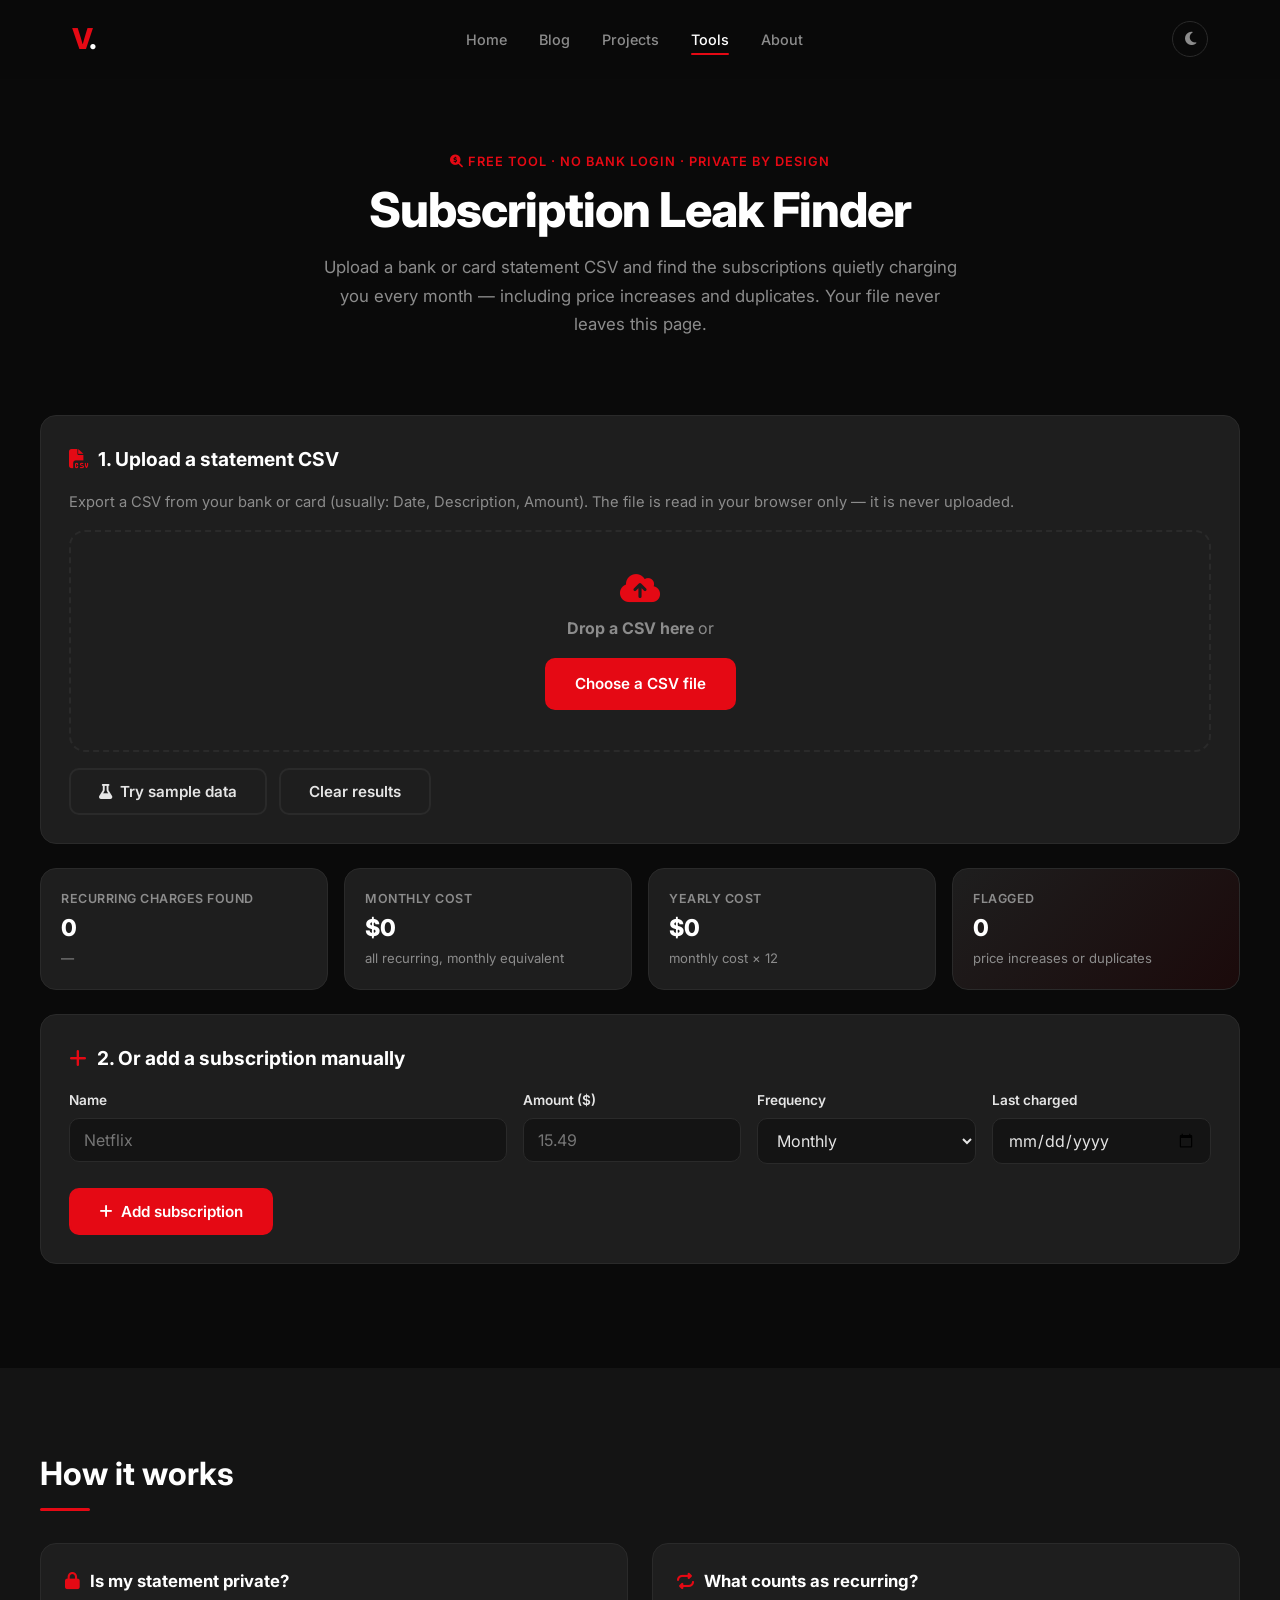
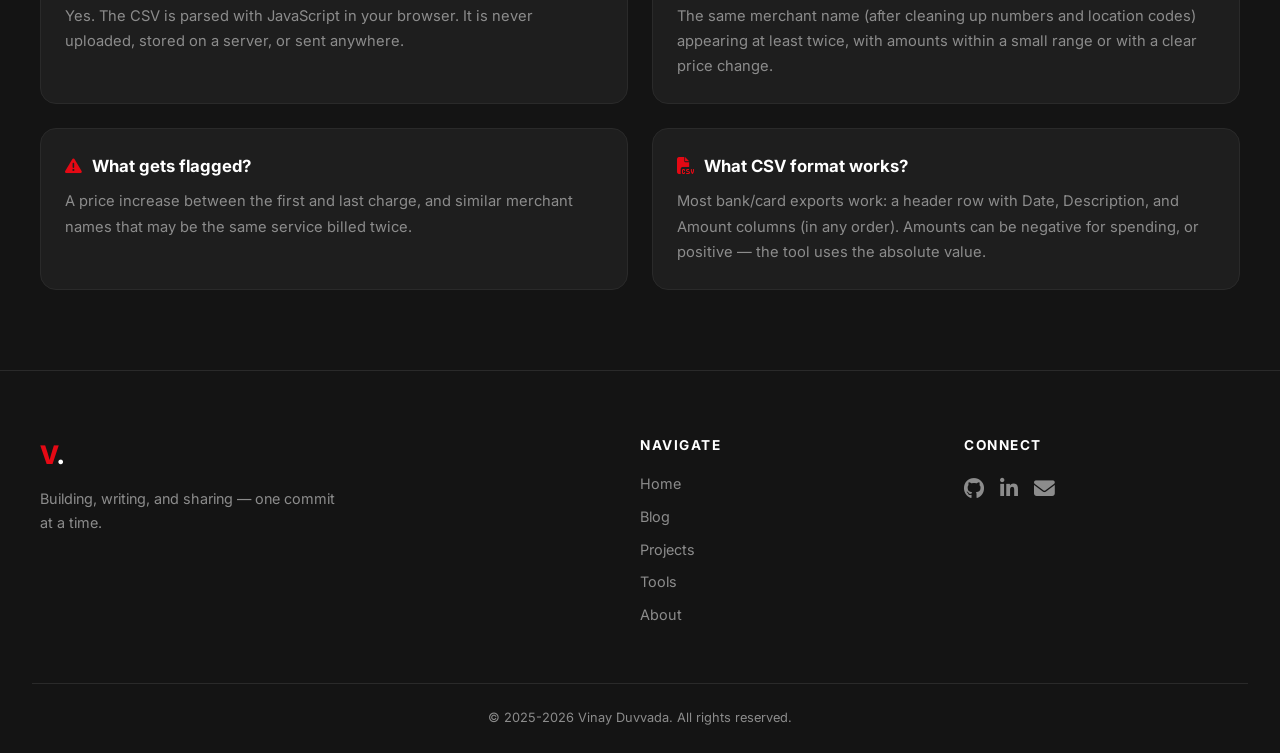
<file: tools/subscription-leak-finder.html>
<!DOCTYPE html>
<html lang="en">
<head>
    <meta charset="UTF-8">
    <meta name="viewport" content="width=device-width, initial-scale=1.0">
    <title>Subscription Leak Finder — Free Recurring Charge Scanner | Vinay Duvvada</title>
    <meta name="description" content="Free subscription leak finder. Upload a bank or card CSV, find recurring charges, price increases, and duplicates — in your browser only. No bank login, no sign-up.">
    <link rel="canonical" href="https://vinayduvvada.github.io/tools/subscription-leak-finder.html">
    <meta name="robots" content="index, follow">
    <meta name="author" content="Vinay Duvvada">
    <meta name="google-site-verification" content="iBnhOBTZV-cc5o_iP-deFidw2Bjm3Wxk4gGlQmY2gJs" />
    <link rel="icon" type="image/svg+xml" href="/favicon.svg">
    <meta property="og:type" content="website">
    <meta property="og:site_name" content="Vinay Duvvada">
    <meta property="og:title" content="Subscription Leak Finder — Free Recurring Charge Scanner">
    <meta property="og:description" content="Free subscription leak finder. Upload a bank or card CSV, find recurring charges, price increases, and duplicates — in your browser only. No bank login, no sign-up.">
    <meta property="og:url" content="https://vinayduvvada.github.io/tools/subscription-leak-finder.html">
    <meta property="og:image" content="https://vinayduvvada.github.io/og-image.png">
    <meta property="og:image:width" content="1200">
    <meta property="og:image:height" content="630">
    <meta name="twitter:card" content="summary_large_image">
    <meta name="twitter:title" content="Subscription Leak Finder — Free Recurring Charge Scanner">
    <meta name="twitter:description" content="Free subscription leak finder. Upload a bank or card CSV, find recurring charges, price increases, and duplicates — in your browser only. No bank login, no sign-up.">
    <meta name="twitter:image" content="https://vinayduvvada.github.io/og-image.png">
    <script type="application/ld+json">
    {
      "@context": "https://schema.org",
      "@graph": [
        {
          "@type": "Person",
          "@id": "https://vinayduvvada.github.io/#person",
          "name": "Vinay Duvvada",
          "url": "https://vinayduvvada.github.io/",
          "jobTitle": "Staff Software Engineer",
          "description": "Staff Software Engineer with 12+ years of experience designing, developing, and scaling enterprise applications across e-commerce, ticketing, automobile, insurance, and cloud domains. Currently at ServiceNow, previously at Microsoft.",
          "knowsAbout": ["Distributed Systems", "Microservices", "Event-Driven Architecture", "AI", "Machine Learning", "Java", "Python", "JavaScript", "Chrome Extensions"],
          "sameAs": [
            "https://github.com/vinayduvvada",
            "https://linkedin.com/in/vinayduvvada",
            "https://vinayduvvada.github.io/"
          ]
        },
        {
          "@type": "WebSite",
          "@id": "https://vinayduvvada.github.io/#website",
          "url": "https://vinayduvvada.github.io/",
          "name": "Vinay Duvvada",
          "author": { "@id": "https://vinayduvvada.github.io/#person" },
          "inLanguage": "en"
        }
      ]
    }
    </script>
    <link rel="stylesheet" href="https://cdnjs.cloudflare.com/ajax/libs/font-awesome/6.5.1/css/all.min.css">
    <link href="https://fonts.googleapis.com/css2?family=Inter:wght@300;400;500;600;700;800&display=swap" rel="stylesheet">
    <link rel="stylesheet" href="../css/style.css">
    <link rel="stylesheet" href="../css/subscription-finder.css">
</head>
<body>
    <header class="header" id="header">
        <nav class="navbar">
            <a href="../index.html" class="logo">V<span class="logo-dot">.</span></a>
            <button class="nav-toggle" id="navToggle" aria-label="Toggle navigation"><span></span><span></span><span></span></button>
            <div class="nav-links" id="navLinks">
                <a href="../index.html">Home</a>
                <a href="../blog.html">Blog</a>
                <a href="../projects.html">Projects</a>
                <a href="../tools.html" class="active">Tools</a>
                <a href="../about.html">About</a>
            </div>
            <button class="theme-toggle" aria-label="Dark theme" title="Dark"><i class="fas fa-moon"></i></button>
        </nav>
    </header>

    <main class="planner-page">
        <section class="section planner-hero">
            <div class="section-container">
                <p class="planner-eyebrow"><i class="fas fa-magnifying-glass-dollar"></i> Free tool &middot; No bank login &middot; Private by design</p>
                <h1 class="planner-title">Subscription Leak Finder</h1>
                <p class="planner-subtitle">
                    Upload a bank or card statement CSV and find the subscriptions
                    quietly charging you every month — including price increases
                    and duplicates. Your file never leaves this page.
                </p>
            </div>
        </section>

        <section class="section planner-main">
            <div class="section-container">
                <div class="planner-card">
                    <h2><i class="fas fa-file-csv"></i> 1. Upload a statement CSV</h2>
                    <p class="sf-note">Export a CSV from your bank or card (usually: Date, Description, Amount). The file is read in your browser only — it is never uploaded.</p>
                    <div class="sf-drop" id="dropZone">
                        <i class="fas fa-cloud-arrow-up"></i>
                        <p><strong>Drop a CSV here</strong> or</p>
                        <label class="btn btn-primary" for="csvFile">Choose a CSV file</label>
                        <input type="file" id="csvFile" accept=".csv,text/csv" hidden>
                    </div>
                    <div class="sf-actions">
                        <button type="button" class="btn btn-outline" id="sampleBtn"><i class="fas fa-flask"></i> Try sample data</button>
                        <button type="button" class="btn btn-outline" id="clearBtn">Clear results</button>
                        <span class="sf-file-info" id="fileInfo"></span>
                    </div>
                    <p class="form-error" id="csvError" role="alert" hidden></p>
                </div>

                <div class="result-cards" id="summaryCards" hidden>
                    <div class="result-card"><span class="result-label">Recurring charges found</span><strong class="result-value" id="statCount">0</strong><span class="result-sub" id="statCountSub">—</span></div>
                    <div class="result-card"><span class="result-label">Monthly cost</span><strong class="result-value" id="statMonthly">$0</strong><span class="result-sub">all recurring, monthly equivalent</span></div>
                    <div class="result-card"><span class="result-label">Yearly cost</span><strong class="result-value" id="statYearly">$0</strong><span class="result-sub">monthly cost &times; 12</span></div>
                    <div class="result-card result-card--save"><span class="result-label">Flagged</span><strong class="result-value" id="statFlagged">0</strong><span class="result-sub">price increases or duplicates</span></div>
                </div>

                <div class="planner-card" id="resultsCard" hidden>
                    <div class="schedule-head">
                        <h3><i class="fas fa-repeat"></i> Recurring charges</h3>
                        <button type="button" class="btn btn-outline btn-small" id="exportBtn"><i class="fas fa-download"></i> Export CSV</button>
                    </div>
                    <p class="sf-note">A charge counts as recurring if the same merchant appears at least twice. Price changes and similar names are flagged for you to check.</p>
                    <div class="table-wrap">
                        <table class="schedule-table">
                            <thead><tr><th>Merchant</th><th>Times</th><th>Last amount</th><th>Monthly</th><th>Last charged</th><th>Flags</th><th></th></tr></thead>
                            <tbody id="resultsBody"></tbody>
                        </table>
                    </div>
                </div>

                <form class="planner-card" id="manualForm">
                    <h2><i class="fas fa-plus"></i> 2. Or add a subscription manually</h2>
                    <div class="sf-manual-grid">
                        <label class="field"><span>Name</span><input type="text" id="subName" placeholder="Netflix" required maxlength="60"></label>
                        <label class="field"><span>Amount ($)</span><input type="number" id="subAmount" min="0.01" step="0.01" placeholder="15.49" required></label>
                        <label class="field"><span>Frequency</span><select id="subFreq"><option value="monthly">Monthly</option><option value="yearly">Yearly</option><option value="weekly">Weekly</option></select></label>
                        <label class="field"><span>Last charged</span><input type="date" id="subDate"></label>
                    </div>
                    <button type="submit" class="btn btn-primary"><i class="fas fa-plus"></i> Add subscription</button>
                </form>
            </div>
        </section>

        <section class="section section-alt planner-faq">
            <div class="section-container">
                <h2 class="section-title">How it works</h2>
                <div class="faq-grid">
                    <div class="faq-item"><h3><i class="fas fa-lock"></i> Is my statement private?</h3><p>Yes. The CSV is parsed with JavaScript in your browser. It is never uploaded, stored on a server, or sent anywhere.</p></div>
                    <div class="faq-item"><h3><i class="fas fa-repeat"></i> What counts as recurring?</h3><p>The same merchant name (after cleaning up numbers and location codes) appearing at least twice, with amounts within a small range or with a clear price change.</p></div>
                    <div class="faq-item"><h3><i class="fas fa-triangle-exclamation"></i> What gets flagged?</h3><p>A price increase between the first and last charge, and similar merchant names that may be the same service billed twice.</p></div>
                    <div class="faq-item"><h3><i class="fas fa-file-csv"></i> What CSV format works?</h3><p>Most bank/card exports work: a header row with Date, Description, and Amount columns (in any order). Amounts can be negative for spending, or positive — the tool uses the absolute value.</p></div>
                </div>
            </div>
        </section>
    </main>

    <footer class="footer">
        <div class="footer-content">
            <div class="footer-brand"><a href="../index.html" class="footer-logo">V<span class="logo-dot">.</span></a><p>Building, writing, and sharing — one commit at a time.</p></div>
            <div class="footer-nav"><h4>Navigate</h4><a href="../index.html">Home</a><a href="../blog.html">Blog</a><a href="../projects.html">Projects</a><a href="../tools.html">Tools</a><a href="../about.html">About</a></div>
            <div class="footer-social"><h4>Connect</h4><div class="social-icons"><a href="https://github.com/vinayduvvada" target="_blank" rel="noopener" aria-label="GitHub"><i class="fab fa-github"></i></a><a href="https://linkedin.com/in/vinayduvvada" target="_blank" rel="noopener" aria-label="LinkedIn"><i class="fab fa-linkedin-in"></i></a><a href="mailto:vinay.chowdary518@gmail.com" aria-label="Email"><i class="fas fa-envelope"></i></a></div></div>
        </div>
        <div class="footer-bottom"><p>&copy; 2025-2026 Vinay Duvvada. All rights reserved.</p></div>
    </footer>

    <script src="../js/theme.js"></script>
    <script src="../js/nav.js"></script>
    <script src="../js/subscription-finder.js"></script>
</body>
</html>
</file>
<file: css/style.css>
/* ============================================
   NETFLIX-THEMED PERSONAL BLOG & PORTFOLIO
   ============================================ */

:root {
    --primary: #e50914;
    --primary-hover: #ff1a25;
    --primary-glow: rgba(229, 9, 20, 0.3);
    --bg: #0a0a0a;
    --bg-card: #141414;
    --bg-alt: #1a1a1a;
    --bg-elevated: #1e1e1e;
    --text: #e5e5e5;
    --text-muted: #8c8c8c;
    --text-bright: #ffffff;
    --border: #2a2a2a;
    --radius: 10px;
    --radius-lg: 16px;
    --transition: 0.3s cubic-bezier(0.4, 0, 0.2, 1);
    --max-width: 1200px;
    --font: 'Inter', -apple-system, BlinkMacSystemFont, 'Segoe UI', sans-serif;
}

/* Light theme overrides */
[data-theme="light"] {
    --primary: #d40812;
    --primary-hover: #b5060f;
    --primary-glow: rgba(212, 8, 18, 0.15);
    --bg: #f8f8f8;
    --bg-card: #ffffff;
    --bg-alt: #f0f0f0;
    --bg-elevated: #ffffff;
    --text: #333333;
    --text-muted: #666666;
    --text-bright: #111111;
    --border: #e0e0e0;
}

[data-theme="light"] .header {
    background: rgba(248, 248, 248, 0.88);
}

[data-theme="light"] .header.scrolled {
    background: rgba(248, 248, 248, 0.96);
}

[data-theme="light"] .hero-decoration {
    opacity: 0.15;
}

[data-theme="light"] .nav-links {
    background: var(--bg-card);
}

[data-theme="light"] .post-card {
    box-shadow: 0 1px 4px rgba(0,0,0,0.06);
}

[data-theme="light"] .post-card:hover {
    box-shadow: 0 8px 24px rgba(0,0,0,0.1);
}

[data-theme="light"] .project-card {
    box-shadow: 0 1px 4px rgba(0,0,0,0.06);
}

[data-theme="light"] .project-card:hover {
    box-shadow: 0 8px 24px rgba(0,0,0,0.1);
}

[data-theme="light"] .project-tags span {
    background: rgba(0, 0, 0, 0.05);
    color: var(--text-muted);
}

[data-theme="light"] .skill-card {
    box-shadow: 0 1px 3px rgba(0,0,0,0.05);
}

[data-theme="light"] .post-tags-inline .tag {
    background: rgba(212, 8, 18, 0.08);
}

* {
    margin: 0;
    padding: 0;
    box-sizing: border-box;
}

html {
    scroll-behavior: smooth;
}

body {
    font-family: var(--font);
    line-height: 1.6;
    background: var(--bg);
    color: var(--text);
    -webkit-font-smoothing: antialiased;
}

a {
    color: inherit;
    text-decoration: none;
}

img {
    max-width: 100%;
    display: block;
}

/* ============================================
   HEADER & NAVIGATION
   ============================================ */
.header {
    position: fixed;
    top: 0;
    left: 0;
    width: 100%;
    z-index: 1000;
    background: rgba(10, 10, 10, 0.85);
    backdrop-filter: blur(12px);
    -webkit-backdrop-filter: blur(12px);
    border-bottom: 1px solid transparent;
    transition: border-color var(--transition), background var(--transition);
}

.header.scrolled {
    border-bottom-color: var(--border);
    background: rgba(10, 10, 10, 0.95);
}

.navbar {
    display: flex;
    justify-content: space-between;
    align-items: center;
    max-width: var(--max-width);
    margin: 0 auto;
    padding: 1rem 2rem;
}

.logo {
    font-size: 1.8rem;
    font-weight: 800;
    color: var(--primary);
    letter-spacing: -1px;
    transition: transform var(--transition);
}

.logo:hover {
    transform: scale(1.05);
}

.logo-dot {
    color: var(--text-bright);
}

.nav-toggle {
    display: none;
    flex-direction: column;
    gap: 5px;
    background: none;
    border: none;
    cursor: pointer;
    padding: 4px;
}

.nav-toggle span {
    width: 24px;
    height: 2px;
    background: var(--text);
    transition: var(--transition);
    border-radius: 2px;
}

.nav-links {
    display: flex;
    align-items: center;
    gap: 2rem;
}

.nav-links a {
    font-size: 0.9rem;
    font-weight: 500;
    color: var(--text-muted);
    transition: color var(--transition);
    position: relative;
}

.nav-links a::after {
    content: '';
    position: absolute;
    bottom: -4px;
    left: 0;
    width: 0;
    height: 2px;
    background: var(--primary);
    transition: width var(--transition);
    border-radius: 1px;
}

.nav-links a:hover,
.nav-links a.active {
    color: var(--text-bright);
}

.nav-links a:hover::after,
.nav-links a.active::after {
    width: 100%;
}

/* Theme Toggle */
.theme-toggle {
    background: none;
    border: 1px solid var(--border);
    color: var(--text-muted);
    width: 36px;
    height: 36px;
    border-radius: 50%;
    cursor: pointer;
    display: inline-flex;
    align-items: center;
    justify-content: center;
    font-size: 0.95rem;
    transition: color var(--transition), border-color var(--transition), background var(--transition);
    flex-shrink: 0;
}

.theme-toggle:hover {
    color: var(--primary);
    border-color: var(--primary);
    background: rgba(229, 9, 20, 0.08);
}

/* ============================================
   BUTTONS
   ============================================ */
.btn {
    display: inline-flex;
    align-items: center;
    gap: 0.5rem;
    padding: 0.75rem 1.75rem;
    border-radius: var(--radius);
    font-size: 0.95rem;
    font-weight: 600;
    font-family: var(--font);
    cursor: pointer;
    transition: all var(--transition);
    border: 2px solid transparent;
}

.btn-primary {
    background: var(--primary);
    color: var(--text-bright);
    border-color: var(--primary);
}

.btn-primary:hover {
    background: var(--primary-hover);
    border-color: var(--primary-hover);
    box-shadow: 0 4px 20px var(--primary-glow);
    transform: translateY(-2px);
}

.btn-outline {
    background: transparent;
    color: var(--text);
    border-color: var(--border);
}

.btn-outline:hover {
    border-color: var(--primary);
    color: var(--primary);
    transform: translateY(-2px);
}

.btn-chrome {
    background: #4285f4;
    color: #fff;
    border-color: #4285f4;
}

.btn-chrome:hover {
    background: #3367d6;
    border-color: #3367d6;
    box-shadow: 0 4px 20px rgba(66, 133, 244, 0.35);
    transform: translateY(-2px);
}

/* ============================================
   HERO SECTION
   ============================================ */
.hero {
    min-height: 100vh;
    display: flex;
    align-items: center;
    justify-content: center;
    position: relative;
    overflow: hidden;
    padding: 6rem 2rem 4rem;
}

.hero-decoration {
    position: absolute;
    top: -30%;
    right: -15%;
    width: 700px;
    height: 700px;
    border-radius: 50%;
    background: radial-gradient(circle, var(--primary-glow) 0%, transparent 70%);
    filter: blur(80px);
    opacity: 0.4;
    animation: pulse 8s ease-in-out infinite alternate;
}

@keyframes pulse {
    from { transform: scale(1); opacity: 0.3; }
    to { transform: scale(1.15); opacity: 0.5; }
}

.hero-content {
    position: relative;
    z-index: 1;
    max-width: 720px;
    text-align: center;
}

.hero-greeting {
    font-size: 1.1rem;
    color: var(--primary);
    font-weight: 600;
    letter-spacing: 2px;
    text-transform: uppercase;
    margin-bottom: 0.75rem;
}

.hero-name {
    font-size: clamp(2.5rem, 6vw, 4.5rem);
    font-weight: 800;
    color: var(--text-bright);
    line-height: 1.1;
    margin-bottom: 1rem;
    letter-spacing: -1.5px;
}

.hero-tagline {
    font-size: 1.2rem;
    color: var(--text-muted);
    margin-bottom: 1.5rem;
    font-weight: 400;
}

.hero-description {
    font-size: 1.05rem;
    color: var(--text);
    max-width: 560px;
    margin: 0 auto 2.5rem;
    line-height: 1.7;
}

.hero-cta {
    display: flex;
    gap: 1rem;
    justify-content: center;
    flex-wrap: wrap;
    margin-bottom: 2.5rem;
}

.hero-social {
    display: flex;
    gap: 1.25rem;
    justify-content: center;
}

.hero-social a {
    color: var(--text-muted);
    font-size: 1.4rem;
    transition: color var(--transition), transform var(--transition);
}

.hero-social a:hover {
    color: var(--primary);
    transform: translateY(-3px);
}

/* ============================================
   SECTIONS
   ============================================ */
.section {
    padding: 5rem 2rem;
}

.section-alt {
    background: var(--bg-card);
}

.section-container {
    max-width: var(--max-width);
    margin: 0 auto;
}

.section-header {
    display: flex;
    justify-content: space-between;
    align-items: center;
    margin-bottom: 2.5rem;
    flex-wrap: wrap;
    gap: 1rem;
}

.section-title {
    font-size: 2rem;
    font-weight: 700;
    color: var(--text-bright);
    position: relative;
}

.section-title::after {
    content: '';
    display: block;
    width: 50px;
    height: 3px;
    background: var(--primary);
    margin-top: 0.5rem;
    border-radius: 2px;
}

.section-link {
    color: var(--primary);
    font-weight: 600;
    font-size: 0.95rem;
    display: inline-flex;
    align-items: center;
    gap: 0.4rem;
    transition: gap var(--transition), color var(--transition);
}

.section-link:hover {
    gap: 0.7rem;
    color: var(--primary-hover);
}

/* ============================================
   POSTS GRID (Home & Blog)
   ============================================ */
.posts-grid {
    display: grid;
    grid-template-columns: repeat(auto-fill, minmax(320px, 1fr));
    gap: 2rem;
}

.post-card {
    background: var(--bg-elevated);
    border-radius: var(--radius-lg);
    overflow: hidden;
    transition: transform var(--transition), box-shadow var(--transition);
    cursor: pointer;
    border: 1px solid var(--border);
}

.post-card:hover {
    transform: translateY(-6px);
    box-shadow: 0 16px 40px rgba(0, 0, 0, 0.5);
    border-color: rgba(229, 9, 20, 0.3);
}

.post-card .post-image {
    width: 100%;
    height: 200px;
    object-fit: cover;
    transition: transform var(--transition);
}

.post-card:hover .post-image {
    transform: scale(1.03);
}

.post-card .post-image-wrapper {
    overflow: hidden;
}

.post-info {
    padding: 1.5rem;
}

.post-info .post-title {
    font-size: 1.15rem;
    font-weight: 600;
    color: var(--text-bright);
    margin-bottom: 0.6rem;
    line-height: 1.4;
}

.post-excerpt {
    font-size: 0.9rem;
    color: var(--text-muted);
    margin-bottom: 1rem;
    display: -webkit-box;
    -webkit-line-clamp: 3;
    -webkit-box-orient: vertical;
    overflow: hidden;
    line-height: 1.6;
}

.post-meta {
    display: flex;
    justify-content: space-between;
    align-items: center;
    font-size: 0.8rem;
    color: var(--text-muted);
}

.post-meta i {
    margin-right: 0.3rem;
    color: var(--primary);
}

.post-tags-inline {
    display: flex;
    flex-wrap: wrap;
    gap: 0.4rem;
    margin-top: 0.75rem;
}

.post-tags-inline .tag {
    background: rgba(229, 9, 20, 0.12);
    color: var(--primary);
    padding: 0.2rem 0.6rem;
    border-radius: 20px;
    font-size: 0.72rem;
    font-weight: 500;
    transition: background var(--transition);
}

.post-tags-inline .tag:hover {
    background: rgba(229, 9, 20, 0.25);
}

/* ============================================
   TAGS FILTER (Blog page)
   ============================================ */
.tags-container {
    display: flex;
    flex-wrap: wrap;
    gap: 0.5rem;
    margin-bottom: 2rem;
}

.tag-filter {
    background: var(--bg-elevated);
    color: var(--text-muted);
    padding: 0.4rem 1rem;
    border-radius: 20px;
    font-size: 0.85rem;
    cursor: pointer;
    transition: all var(--transition);
    border: 1px solid var(--border);
    font-family: var(--font);
    font-weight: 500;
}

.tag-filter:hover,
.tag-filter.active {
    background: var(--primary);
    color: var(--text-bright);
    border-color: var(--primary);
}

/* ============================================
   PROJECTS GRID
   ============================================ */
.projects-grid {
    display: grid;
    grid-template-columns: repeat(auto-fill, minmax(340px, 1fr));
    gap: 2rem;
}

.project-card {
    border: 1px solid var(--border);
    border-radius: var(--radius-lg);
    transition: all var(--transition);
    overflow: hidden;
}

.project-card:hover {
    border-color: rgba(229, 9, 20, 0.4);
    transform: translateY(-4px);
    box-shadow: 0 12px 30px rgba(0, 0, 0, 0.4);
}

.project-card.featured {
    border-color: rgba(229, 9, 20, 0.3);
    background: linear-gradient(135deg, var(--bg-elevated) 0%, rgba(229, 9, 20, 0.05) 100%);
}

.project-card-inner {
    padding: 2rem;
}

.project-icon {
    width: 48px;
    height: 48px;
    border-radius: var(--radius);
    background: rgba(229, 9, 20, 0.15);
    display: flex;
    align-items: center;
    justify-content: center;
    font-size: 1.2rem;
    color: var(--primary);
    margin-bottom: 1.25rem;
}

.project-card h3 {
    font-size: 1.2rem;
    font-weight: 700;
    color: var(--text-bright);
    margin-bottom: 0.75rem;
}

.project-card p {
    font-size: 0.9rem;
    color: var(--text-muted);
    line-height: 1.6;
    margin-bottom: 1.25rem;
}

.project-tags {
    display: flex;
    flex-wrap: wrap;
    gap: 0.4rem;
    margin-bottom: 1.25rem;
}

.project-tags span {
    background: rgba(255, 255, 255, 0.06);
    color: var(--text-muted);
    padding: 0.25rem 0.65rem;
    border-radius: 20px;
    font-size: 0.75rem;
    font-weight: 500;
}

.project-links {
    display: flex;
    gap: 1.25rem;
}

.project-links a {
    font-size: 0.85rem;
    font-weight: 600;
    color: var(--primary);
    display: inline-flex;
    align-items: center;
    gap: 0.3rem;
    transition: color var(--transition), gap var(--transition);
}

.project-links a:hover {
    color: var(--primary-hover);
    gap: 0.5rem;
}

/* ============================================
   SEARCH BAR (Blog page)
   ============================================ */
.search-bar {
    display: flex;
    max-width: 500px;
    margin-bottom: 2rem;
    border: 1px solid var(--border);
    border-radius: var(--radius);
    overflow: hidden;
    background: var(--bg-elevated);
    transition: border-color var(--transition);
}

.search-bar:focus-within {
    border-color: var(--primary);
}

.search-bar input {
    flex: 1;
    padding: 0.75rem 1rem;
    border: none;
    background: transparent;
    color: var(--text);
    font-size: 0.95rem;
    font-family: var(--font);
    outline: none;
}

.search-bar input::placeholder {
    color: var(--text-muted);
}

.search-bar button {
    background: var(--primary);
    border: none;
    color: var(--text-bright);
    padding: 0.75rem 1.25rem;
    cursor: pointer;
    font-size: 1rem;
    transition: background var(--transition);
}

.search-bar button:hover {
    background: var(--primary-hover);
}

/* ============================================
   FOOTER
   ============================================ */
.footer {
    background: var(--bg-card);
    border-top: 1px solid var(--border);
    padding: 4rem 2rem 0;
}

.footer-content {
    max-width: var(--max-width);
    margin: 0 auto;
    display: grid;
    grid-template-columns: 2fr 1fr 1fr;
    gap: 3rem;
    padding-bottom: 3rem;
}

.footer-brand .footer-logo {
    font-size: 1.6rem;
    font-weight: 800;
    color: var(--primary);
    display: inline-block;
    margin-bottom: 0.75rem;
}

.footer-brand p {
    color: var(--text-muted);
    font-size: 0.9rem;
    line-height: 1.6;
    max-width: 300px;
}

.footer-nav h4,
.footer-social h4 {
    color: var(--text-bright);
    font-size: 0.85rem;
    text-transform: uppercase;
    letter-spacing: 1.5px;
    margin-bottom: 1rem;
}

.footer-nav a {
    display: block;
    color: var(--text-muted);
    font-size: 0.9rem;
    margin-bottom: 0.6rem;
    transition: color var(--transition);
}

.footer-nav a:hover {
    color: var(--primary);
}

.social-icons {
    display: flex;
    gap: 1rem;
}

.social-icons a {
    color: var(--text-muted);
    font-size: 1.3rem;
    transition: color var(--transition), transform var(--transition);
}

.social-icons a:hover {
    color: var(--primary);
    transform: translateY(-2px);
}

.footer-bottom {
    border-top: 1px solid var(--border);
    padding: 1.5rem 0;
    text-align: center;
}

.footer-bottom p {
    color: var(--text-muted);
    font-size: 0.8rem;
}

/* ============================================
   PROGRESS BAR (Post page)
   ============================================ */
.progress-container {
    position: fixed;
    top: 0;
    left: 0;
    width: 100%;
    height: 3px;
    z-index: 1001;
    background: transparent;
}

.progress-bar {
    height: 3px;
    background: var(--primary);
    width: 0%;
    transition: width 0.1s;
}

/* ============================================
   NO RESULTS / ERROR
   ============================================ */
.no-results {
    grid-column: 1 / -1;
    text-align: center;
    padding: 4rem 2rem;
    color: var(--text-muted);
    font-size: 1.1rem;
}

.error {
    text-align: center;
    padding: 4rem 2rem;
    color: var(--primary);
    font-size: 1.1rem;
}

/* ============================================
   ABOUT PAGE
   ============================================ */
.about-hero {
    padding: 8rem 2rem 4rem;
    max-width: var(--max-width);
    margin: 0 auto;
    display: grid;
    grid-template-columns: 1fr 2fr;
    gap: 4rem;
    align-items: start;
}

.about-avatar {
    width: 200px;
    height: 200px;
    border-radius: 50%;
    background: linear-gradient(135deg, var(--primary-glow), var(--bg-elevated));
    display: flex;
    align-items: center;
    justify-content: center;
    font-size: 4rem;
    color: var(--primary);
    border: 3px solid var(--border);
    margin: 0 auto;
}

.about-info h1 {
    font-size: 2.5rem;
    font-weight: 800;
    color: var(--text-bright);
    margin-bottom: 0.5rem;
}

.about-info .about-role {
    font-size: 1.1rem;
    color: var(--primary);
    font-weight: 600;
    margin-bottom: 1.5rem;
}

.about-info p {
    color: var(--text);
    line-height: 1.8;
    margin-bottom: 1rem;
    font-size: 1rem;
}

.skills-section {
    padding: 4rem 2rem;
    max-width: var(--max-width);
    margin: 0 auto;
}

.skills-grid {
    display: grid;
    grid-template-columns: repeat(auto-fill, minmax(250px, 1fr));
    gap: 1.5rem;
    margin-top: 2rem;
}

.skill-card {
    background: var(--bg-elevated);
    border: 1px solid var(--border);
    border-radius: var(--radius);
    padding: 1.5rem;
    transition: border-color var(--transition);
}

.skill-card:hover {
    border-color: rgba(229, 9, 20, 0.3);
}

.skill-card h4 {
    color: var(--primary);
    font-size: 0.85rem;
    text-transform: uppercase;
    letter-spacing: 1px;
    margin-bottom: 0.75rem;
}

.skill-card ul {
    list-style: none;
}

.skill-card li {
    color: var(--text);
    font-size: 0.9rem;
    padding: 0.3rem 0;
}

.skill-card li::before {
    content: '\25B8';
    color: var(--primary);
    margin-right: 0.5rem;
    font-size: 0.7rem;
}

/* Work Timeline */
.timeline {
    max-width: var(--max-width);
    margin: 0 auto;
    padding: 4rem 2rem;
}

.timeline-item {
    display: grid;
    grid-template-columns: 100px 1fr;
    gap: 2rem;
    padding: 1.5rem 0;
    border-bottom: 1px solid var(--border);
}

.timeline-item:last-child {
    border-bottom: none;
}

.timeline-date {
    color: var(--text-muted);
    font-size: 0.85rem;
    font-weight: 500;
    padding-top: 0.25rem;
}

.timeline-content h3 {
    color: var(--text-bright);
    font-size: 1.1rem;
    font-weight: 600;
    margin-bottom: 0.25rem;
}

.timeline-content .company {
    color: var(--primary);
    font-weight: 600;
    font-size: 0.9rem;
}

.timeline-content p {
    color: var(--text-muted);
    font-size: 0.9rem;
    margin-top: 0.5rem;
    line-height: 1.6;
}

.timeline-content ul {
    list-style: none;
    margin-top: 0.5rem;
    padding: 0;
}

.timeline-content ul li {
    color: var(--text-muted);
    font-size: 0.9rem;
    padding: 0.25rem 0;
    line-height: 1.6;
    padding-left: 1.25rem;
    position: relative;
}

.timeline-content ul li::before {
    content: '\25B8';
    color: var(--primary);
    position: absolute;
    left: 0;
}

/* ============================================
   PROJECT CARD LINK & BADGES
   ============================================ */
.project-card-link {
    display: block;
    color: inherit;
    text-decoration: none;
    height: 100%;
}

.project-card-top {
    display: flex;
    align-items: center;
    gap: 0.75rem;
    margin-bottom: 1rem;
}

.featured-badge {
    background: var(--primary);
    color: white;
    padding: 0.2rem 0.75rem;
    border-radius: 20px;
    font-size: 0.72rem;
    font-weight: 700;
    letter-spacing: 0.5px;
}

.view-details {
    color: var(--primary);
    font-weight: 600;
    font-size: 0.85rem;
    display: inline-flex;
    align-items: center;
    gap: 0.4rem;
    transition: gap var(--transition);
}

.project-card:hover .view-details {
    gap: 0.7rem;
}

/* ============================================
   PROJECT DETAIL PAGE
   ============================================ */
.project-detail {
    max-width: 900px;
    margin: 0 auto;
    padding: 6rem 2rem 4rem;
}

.project-detail .back-link {
    display: inline-flex;
    align-items: center;
    gap: 0.5rem;
    color: var(--text-muted);
    font-size: 0.9rem;
    margin-bottom: 2rem;
    transition: color var(--transition);
}

.project-detail .back-link:hover {
    color: var(--primary);
}

.project-detail-header {
    margin-bottom: 3rem;
}

.project-detail-top {
    display: flex;
    align-items: center;
    gap: 1rem;
    margin-bottom: 1.25rem;
}

.project-icon-lg {
    width: 64px;
    height: 64px;
    font-size: 1.6rem;
}

.project-detail-header h1 {
    font-size: clamp(2rem, 4vw, 2.8rem);
    color: var(--text-bright);
    font-weight: 800;
    margin-bottom: 0.5rem;
    letter-spacing: -0.5px;
}

.project-detail-tagline {
    font-size: 1.15rem;
    color: var(--text-muted);
    line-height: 1.6;
}

.project-detail-actions {
    display: flex;
    gap: 1rem;
    margin-top: 1.5rem;
    flex-wrap: wrap;
}

.project-detail-body {
    margin-top: 2rem;
}

.project-detail-body > p {
    font-size: 1.05rem;
    color: var(--text);
    line-height: 1.8;
    margin-bottom: 1rem;
}

.project-section {
    margin-top: 2.5rem;
}

.project-section h2 {
    font-size: 1.4rem;
    font-weight: 700;
    color: var(--text-bright);
    margin-bottom: 0.75rem;
}

.project-section p {
    color: var(--text);
    line-height: 1.8;
    font-size: 1rem;
}

.feature-list {
    display: grid;
    grid-template-columns: repeat(auto-fill, minmax(280px, 1fr));
    gap: 1.5rem;
    margin: 2rem 0;
}

.feature-item {
    background: var(--bg-elevated);
    border: 1px solid var(--border);
    border-radius: var(--radius);
    padding: 1.5rem;
}

.feature-item h4 {
    color: var(--text-bright);
    margin-bottom: 0.5rem;
    font-size: 1rem;
}

.feature-item p {
    color: var(--text-muted);
    font-size: 0.9rem;
    line-height: 1.5;
}

[data-theme="light"] .feature-item {
    box-shadow: 0 1px 3px rgba(0,0,0,0.05);
}

/* ============================================
   RESPONSIVE DESIGN
   ============================================ */
@media (max-width: 768px) {
    .nav-toggle {
        display: flex;
    }

    .nav-links {
        position: fixed;
        top: 0;
        right: -100%;
        width: 260px;
        height: 100vh;
        background: var(--bg-card);
        flex-direction: column;
        padding: 5rem 2rem 2rem;
        gap: 1.5rem;
        transition: right var(--transition);
        border-left: 1px solid var(--border);
    }

    .nav-links.open {
        right: 0;
    }

    .nav-links a::after {
        display: none;
    }

    .hero {
        min-height: auto;
        padding: 7rem 1.5rem 4rem;
    }

    .hero-name {
        font-size: 2.2rem;
    }

    .hero-description {
        font-size: 0.95rem;
    }

    .hero-decoration {
        width: 400px;
        height: 400px;
        top: -20%;
        right: -30%;
    }

    .section {
        padding: 3rem 1.5rem;
    }

    .section-title {
        font-size: 1.6rem;
    }

    .posts-grid {
        grid-template-columns: 1fr;
    }

    .projects-grid {
        grid-template-columns: 1fr;
    }

    .footer-content {
        grid-template-columns: 1fr;
        gap: 2rem;
    }

    .about-hero {
        grid-template-columns: 1fr;
        gap: 2rem;
        padding: 6rem 1.5rem 2rem;
        text-align: center;
    }

    .about-info h1 {
        font-size: 2rem;
    }

    .timeline-item {
        grid-template-columns: 1fr;
        gap: 0.5rem;
    }

    .feature-list {
        grid-template-columns: 1fr;
    }

    .project-detail {
        padding: 5rem 1.5rem 3rem;
    }

    .project-detail-header h1 {
        font-size: 1.8rem;
    }

    .project-detail-actions {
        flex-direction: column;
    }

    .project-detail-actions .btn {
        width: 100%;
        justify-content: center;
    }
}

@media (max-width: 480px) {
    .navbar {
        padding: 0.75rem 1rem;
    }

    .hero-cta {
        flex-direction: column;
        align-items: center;
    }

    .btn {
        width: 100%;
        justify-content: center;
    }
}

/* ============================================
   SPINNER / LOADING STATES
   ============================================ */
.spinner {
    display: inline-block;
    width: 18px;
    height: 18px;
    border: 2px solid var(--border);
    border-top-color: var(--primary);
    border-radius: 50%;
    animation: spin 0.7s linear infinite;
    vertical-align: middle;
    margin-right: 0.5rem;
}

@keyframes spin {
    to { transform: rotate(360deg); }
}

.projects-loading,
.github-loading {
    grid-column: 1 / -1;
    text-align: center;
    padding: 3rem 0;
    color: var(--text-muted);
    font-size: 0.95rem;
}

/* ============================================
   NETFLIX-STYLE CARD BANNER (projects grid)
   ============================================ */
.netflix-card {
    display: flex;
    flex-direction: column;
}

.netflix-card .project-card-link {
    display: flex;
    flex-direction: column;
    height: 100%;
}

.project-card-banner {
    position: relative;
    width: 100%;
    aspect-ratio: 16 / 9;
    overflow: hidden;
    background: var(--bg-elevated);
    flex-shrink: 0;
}

.project-card-banner img {
    width: 100%;
    height: 100%;
    object-fit: cover;
    transition: transform 0.4s ease;
    display: block;
}

.netflix-card:hover .project-card-banner img {
    transform: scale(1.06);
}

.project-card-banner-overlay {
    position: absolute;
    inset: 0;
    background: linear-gradient(to bottom, transparent 50%, rgba(0,0,0,0.6) 100%);
    pointer-events: none;
}

.project-card-banner--icon {
    display: flex;
    align-items: center;
    justify-content: center;
    background: linear-gradient(135deg, var(--bg-elevated) 0%, rgba(229,9,20,0.08) 100%);
    aspect-ratio: 16 / 9;
}

.project-card-banner--icon i {
    font-size: 3rem;
    color: var(--primary);
    opacity: 0.6;
}

/* Remove bottom margin on project-icon inside netflix cards
   (icon is only shown in fallback / no-image state) */
.netflix-card .project-icon {
    margin-bottom: 0;
}

/* ============================================
   NETFLIX CARD IMAGE STRIP (thumbnail row)
   ============================================ */
.project-card-images {
    display: flex;
    gap: 4px;
    padding: 0 0 0.5rem;
    overflow-x: auto;
    scrollbar-width: none;
}

.project-card-images::-webkit-scrollbar {
    display: none;
}

.project-card-img-item {
    flex: 0 0 72px;
    height: 48px;
    border-radius: 4px;
    overflow: hidden;
    border: 1px solid var(--border);
    transition: border-color var(--transition);
}

.project-card-img-item:hover {
    border-color: var(--primary);
}

.project-card-img-item img {
    width: 100%;
    height: 100%;
    object-fit: cover;
    display: block;
}

/* ============================================
   GITHUB LINK ICON IN CARD FOOTER
   ============================================ */
.project-github-link {
    display: inline-flex;
    align-items: center;
    justify-content: center;
    width: 32px;
    height: 32px;
    border-radius: 50%;
    border: 1px solid var(--border);
    color: var(--text-muted);
    font-size: 1rem;
    text-decoration: none;
    transition: color var(--transition), border-color var(--transition);
    flex-shrink: 0;
}

.project-github-link:hover {
    color: var(--primary);
    border-color: var(--primary);
}

.project-chrome-link {
    display: inline-flex;
    align-items: center;
    justify-content: center;
    width: 32px;
    height: 32px;
    border-radius: 50%;
    border: 1px solid var(--border);
    color: var(--text-muted);
    font-size: 1rem;
    text-decoration: none;
    transition: color var(--transition), border-color var(--transition);
    flex-shrink: 0;
}

.project-chrome-link:hover {
    color: #4285f4;
    border-color: #4285f4;
}

/* project-links row alignment */
.project-links {
    display: flex;
    align-items: center;
    justify-content: space-between;
}

/* ============================================
   PROJECT DETAIL GALLERY (screenshots section)
   ============================================ */
.project-gallery {
    margin-top: 3rem;
}

.project-gallery-title {
    font-size: 1.4rem;
    font-weight: 700;
    color: var(--text-bright);
    margin-bottom: 1.25rem;
}

.project-gallery-grid {
    display: grid;
    grid-template-columns: repeat(auto-fill, minmax(260px, 1fr));
    gap: 1rem;
}

.project-gallery-item {
    position: relative;
    border-radius: var(--radius);
    overflow: hidden;
    cursor: pointer;
    border: 1px solid var(--border);
    aspect-ratio: 16 / 10;
    background: var(--bg-elevated);
}

.project-gallery-item img {
    width: 100%;
    height: 100%;
    object-fit: cover;
    display: block;
    transition: transform 0.35s ease, filter 0.35s ease;
}

.project-gallery-item:hover img {
    transform: scale(1.05);
    filter: brightness(0.75);
}

.project-gallery-zoom {
    position: absolute;
    inset: 0;
    display: flex;
    align-items: center;
    justify-content: center;
    opacity: 0;
    transition: opacity var(--transition);
    font-size: 1.5rem;
    color: #fff;
    pointer-events: none;
}

.project-gallery-item:hover .project-gallery-zoom {
    opacity: 1;
}

/* ============================================
   LIGHTBOX
   ============================================ */
.img-lightbox {
    position: fixed;
    inset: 0;
    z-index: 9999;
    display: flex;
    align-items: center;
    justify-content: center;
    opacity: 0;
    pointer-events: none;
    transition: opacity 0.3s ease;
}

.img-lightbox.open {
    opacity: 1;
    pointer-events: all;
}

.img-lightbox-backdrop {
    position: absolute;
    inset: 0;
    background: rgba(0, 0, 0, 0.88);
    backdrop-filter: blur(4px);
}

.img-lightbox-content {
    position: relative;
    z-index: 1;
    max-width: 90vw;
    max-height: 90vh;
    display: flex;
    align-items: center;
    justify-content: center;
}

.img-lightbox-content img {
    max-width: 90vw;
    max-height: 85vh;
    border-radius: var(--radius);
    box-shadow: 0 24px 80px rgba(0, 0, 0, 0.8);
    display: block;
}

.img-lightbox-close {
    position: absolute;
    top: -2.5rem;
    right: 0;
    background: none;
    border: none;
    color: #fff;
    font-size: 1.4rem;
    cursor: pointer;
    padding: 0.25rem 0.5rem;
    opacity: 0.8;
    transition: opacity var(--transition);
}

.img-lightbox-close:hover {
    opacity: 1;
}

/* ============================================
   README SECTION (project detail)
   ============================================ */
.project-readme {
    margin-top: 3rem;
    padding-top: 2rem;
    border-top: 1px solid var(--border);
}

.project-readme-title {
    font-size: 1.4rem;
    font-weight: 700;
    color: var(--text-bright);
    margin-bottom: 1.5rem;
}

.project-readme-body {
    color: var(--text);
    line-height: 1.8;
    font-size: 0.97rem;
}

.markdown-body h1,
.markdown-body h2,
.markdown-body h3,
.markdown-body h4 {
    color: var(--text-bright);
    margin: 1.8rem 0 0.75rem;
    font-weight: 700;
    line-height: 1.3;
}

.markdown-body h1 { font-size: 1.6rem; }
.markdown-body h2 { font-size: 1.3rem; border-bottom: 1px solid var(--border); padding-bottom: 0.4rem; }
.markdown-body h3 { font-size: 1.1rem; }
.markdown-body h4 { font-size: 1rem; }

.markdown-body p {
    margin: 0 0 1rem;
    color: var(--text);
}

.markdown-body ul,
.markdown-body ol {
    padding-left: 1.5rem;
    margin: 0 0 1rem;
}

.markdown-body li {
    margin-bottom: 0.35rem;
    color: var(--text);
}

.markdown-body a {
    color: var(--primary);
    text-decoration: none;
}

.markdown-body a:hover {
    text-decoration: underline;
}

.markdown-body code {
    background: var(--bg-elevated);
    border: 1px solid var(--border);
    border-radius: 4px;
    padding: 0.15em 0.4em;
    font-size: 0.875em;
    font-family: 'SFMono-Regular', Consolas, monospace;
    color: var(--primary);
}

.markdown-body pre {
    background: var(--bg-elevated);
    border: 1px solid var(--border);
    border-radius: var(--radius);
    padding: 1.25rem;
    overflow-x: auto;
    margin: 0 0 1.25rem;
}

.markdown-body pre code {
    background: none;
    border: none;
    padding: 0;
    color: var(--text);
    font-size: 0.875rem;
}

.markdown-body blockquote {
    border-left: 3px solid var(--primary);
    margin: 0 0 1rem;
    padding: 0.5rem 0 0.5rem 1.25rem;
    color: var(--text-muted);
    font-style: italic;
}

.markdown-body img {
    max-width: 100%;
    border-radius: var(--radius);
    display: block;
    margin: 1rem auto;
}

.markdown-body table {
    width: 100%;
    border-collapse: collapse;
    margin-bottom: 1.25rem;
    font-size: 0.9rem;
}

.markdown-body th,
.markdown-body td {
    padding: 0.6rem 0.9rem;
    border: 1px solid var(--border);
    text-align: left;
}

.markdown-body th {
    background: var(--bg-elevated);
    color: var(--text-bright);
    font-weight: 600;
}

.markdown-body hr {
    border: none;
    border-top: 1px solid var(--border);
    margin: 1.5rem 0;
}

/* Responsive gallery */
@media (max-width: 640px) {
    .project-gallery-grid {
        grid-template-columns: 1fr 1fr;
    }

    .project-card-banner {
        aspect-ratio: 4 / 3;
    }
}
</file>
<file: css/cash-flow-kanban.css>
/* Cash Flow Kanban — uses site variables from css/style.css */
.planner-page { padding-top: 4.5rem; }
.planner-hero { padding-bottom: 2rem; text-align: center; }
.planner-eyebrow { color: var(--primary); font-weight: 600; letter-spacing: 1px; text-transform: uppercase; font-size: 0.8rem; margin-bottom: 0.75rem; }
.planner-title { font-size: clamp(2rem, 5vw, 3rem); font-weight: 800; color: var(--text-bright); letter-spacing: -1px; line-height: 1.1; margin-bottom: 1rem; }
.planner-subtitle { max-width: 640px; margin: 0 auto 1.75rem; color: var(--text-muted); font-size: 1.05rem; line-height: 1.7; }
.planner-main { padding-top: 1rem; }
.planner-card { background: var(--bg-elevated); border: 1px solid var(--border); border-radius: var(--radius-lg); padding: 1.75rem; margin-bottom: 1.5rem; }
.planner-card h2 { color: var(--text-bright); font-size: 1.2rem; margin-bottom: 1.25rem; }
.planner-card h2 i { color: var(--primary); margin-right: 0.4rem; }
.field { display: block; margin-bottom: 0.5rem; }
.field > span { display: block; font-size: 0.85rem; font-weight: 600; color: var(--text); margin-bottom: 0.4rem; }
.field input, .field select { width: 100%; padding: 0.7rem 0.9rem; border: 1px solid var(--border); border-radius: var(--radius); background: var(--bg-card); color: var(--text); font-family: var(--font); font-size: 1rem; outline: none; }
.field input:focus, .field select:focus { border-color: var(--primary); }

.cf-summary { display: grid; grid-template-columns: 1fr 1fr 1fr 1fr 1fr; gap: 1rem; margin-bottom: 1rem; }
.cf-income { background: var(--bg-elevated); border: 1px solid var(--border); border-radius: var(--radius-lg); padding: 1rem 1.25rem; }
.cf-income span { display: block; font-size: 0.78rem; color: var(--text-muted); font-weight: 600; text-transform: uppercase; letter-spacing: 0.5px; margin-bottom: 0.4rem; }
.cf-income input { width: 100%; padding: 0.5rem 0.7rem; border: 1px solid var(--border); border-radius: var(--radius); background: var(--bg-card); color: var(--text); font-family: var(--font); font-size: 1rem; }
.cf-stat { background: var(--bg-elevated); border: 1px solid var(--border); border-radius: var(--radius-lg); padding: 1rem 1.25rem; }
.cf-stat span { display: block; font-size: 0.78rem; color: var(--text-muted); font-weight: 600; text-transform: uppercase; letter-spacing: 0.5px; margin-bottom: 0.4rem; }
.cf-stat strong { font-size: 1.35rem; font-weight: 800; color: var(--text-bright); }
.cf-stat--left { border-color: rgba(229, 9, 20, 0.45); }
.cf-forecast { color: var(--text-muted); font-size: 0.92rem; margin-bottom: 1.5rem; }
.cf-forecast strong { color: var(--text-bright); }

.cf-add-grid { display: grid; grid-template-columns: 2fr 1fr 1fr 1fr; gap: 1rem; margin-bottom: 1rem; }
.cf-add .btn { margin-right: 0.5rem; margin-bottom: 0.5rem; }

.cf-board { display: grid; grid-template-columns: repeat(3, 1fr); gap: 1.25rem; align-items: start; }
.cf-column { background: var(--bg-card); border: 1px solid var(--border); border-radius: var(--radius-lg); padding: 1.25rem; min-height: 220px; }
.cf-column.drag-over { border-color: var(--primary); background: rgba(229, 9, 20, 0.06); }
.cf-column h3 { color: var(--text-bright); font-size: 1.05rem; margin-bottom: 0.25rem; }
.cf-column h3 i { color: var(--primary); margin-right: 0.4rem; }
.cf-count { background: rgba(229, 9, 20, 0.15); color: var(--primary); border-radius: 20px; padding: 0.1rem 0.6rem; font-size: 0.8rem; margin-left: 0.3rem; }
.cf-col-note { color: var(--text-muted); font-size: 0.82rem; margin-bottom: 0.75rem; }
.cf-cards { display: flex; flex-direction: column; gap: 0.75rem; }
.cf-card { background: var(--bg-elevated); border: 1px solid var(--border); border-radius: var(--radius); padding: 1rem; cursor: grab; }
.cf-card.dragging { opacity: 0.5; }
.cf-card--overdue { border-color: rgba(229, 9, 20, 0.6); }
.cf-card-top { display: flex; justify-content: space-between; gap: 0.75rem; align-items: start; }
.cf-card-name { font-weight: 700; color: var(--text-bright); }
.cf-card-amount { font-weight: 800; color: var(--text-bright); white-space: nowrap; }
.cf-card-meta { color: var(--text-muted); font-size: 0.85rem; margin-top: 0.35rem; }
.cf-card-meta .overdue { color: var(--primary); font-weight: 600; }
.cf-card-actions { display: flex; gap: 0.5rem; margin-top: 0.75rem; flex-wrap: wrap; }
.cf-mini-btn { background: transparent; border: 1px solid var(--border); color: var(--text-muted); border-radius: 20px; padding: 0.3rem 0.75rem; font-family: var(--font); font-size: 0.8rem; font-weight: 600; cursor: pointer; }
.cf-mini-btn:hover { border-color: var(--primary); color: var(--primary); }
.cf-mini-btn--danger:hover { border-color: var(--primary); color: var(--primary); }
.cf-empty { color: var(--text-muted); font-size: 0.9rem; text-align: center; padding: 1.5rem 0.5rem; border: 1px dashed var(--border); border-radius: var(--radius); }
.cf-hint { color: var(--text-muted); font-size: 0.88rem; margin-top: 1rem; line-height: 1.6; }

.faq-grid { display: grid; grid-template-columns: repeat(2, 1fr); gap: 1.5rem; margin-top: 2rem; }
.faq-item { background: var(--bg-elevated); border: 1px solid var(--border); border-radius: var(--radius-lg); padding: 1.5rem; }
.faq-item h3 { color: var(--text-bright); font-size: 1.05rem; margin-bottom: 0.6rem; }
.faq-item h3 i { color: var(--primary); margin-right: 0.4rem; }
.faq-item p { color: var(--text-muted); font-size: 0.92rem; line-height: 1.7; }

@media (max-width: 960px) {
  .cf-summary { grid-template-columns: repeat(2, 1fr); }
  .cf-add-grid { grid-template-columns: 1fr 1fr; }
  .cf-board { grid-template-columns: 1fr; }
  .faq-grid { grid-template-columns: 1fr; }
}
@media (max-width: 480px) {
  .cf-summary { grid-template-columns: 1fr; }
  .cf-add-grid { grid-template-columns: 1fr; }
}
</file>
<file: css/mortgage-planner.css>
/* Mortgage Payoff Planner — uses the site variables from css/style.css
   Dark theme is the default; light theme comes from [data-theme="light"]. */

.planner-page { padding-top: 4.5rem; }

.planner-hero { padding-bottom: 2rem; text-align: center; }
.planner-eyebrow {
    color: var(--primary);
    font-weight: 600;
    letter-spacing: 1px;
    text-transform: uppercase;
    font-size: 0.8rem;
    margin-bottom: 0.75rem;
}
.planner-title {
    font-size: clamp(2rem, 5vw, 3rem);
    font-weight: 800;
    color: var(--text-bright);
    letter-spacing: -1px;
    line-height: 1.1;
    margin-bottom: 1rem;
}
.planner-subtitle {
    max-width: 640px;
    margin: 0 auto 1.75rem;
    color: var(--text-muted);
    font-size: 1.05rem;
    line-height: 1.7;
}

.planner-presets {
    display: flex;
    gap: 0.75rem;
    justify-content: center;
    flex-wrap: wrap;
}
.preset-btn {
    background: var(--bg-elevated);
    color: var(--text);
    border: 1px solid var(--border);
    border-radius: 20px;
    padding: 0.5rem 1rem;
    font-family: var(--font);
    font-size: 0.85rem;
    font-weight: 600;
    cursor: pointer;
    transition: border-color var(--transition), color var(--transition);
}
.preset-btn:hover { border-color: var(--primary); color: var(--primary); }
.preset-btn i { margin-right: 0.35rem; color: var(--primary); }

.planner-main { padding-top: 1rem; }
.planner-grid {
    display: grid;
    grid-template-columns: 380px 1fr;
    gap: 2rem;
    align-items: start;
}

.planner-card {
    background: var(--bg-elevated);
    border: 1px solid var(--border);
    border-radius: var(--radius-lg);
    padding: 1.75rem;
    margin-bottom: 1.5rem;
}
.planner-card h2, .planner-card h3 {
    color: var(--text-bright);
    font-size: 1.2rem;
    margin-bottom: 1.25rem;
}
.planner-card h2 i, .planner-card h3 i { color: var(--primary); margin-right: 0.4rem; }

.planner-form { position: sticky; top: 5.5rem; }
.field { display: block; margin-bottom: 1.1rem; }
.field > span {
    display: block;
    font-size: 0.85rem;
    font-weight: 600;
    color: var(--text);
    margin-bottom: 0.4rem;
}
.field-hint { color: var(--text-muted); font-weight: 400; }
.field input {
    width: 100%;
    padding: 0.7rem 0.9rem;
    border: 1px solid var(--border);
    border-radius: var(--radius);
    background: var(--bg-card);
    color: var(--text);
    font-family: var(--font);
    font-size: 1rem;
    outline: none;
}
.field input:focus { border-color: var(--primary); }
.field-note { display: block; color: var(--text-muted); font-size: 0.8rem; margin-top: 0.35rem; line-height: 1.5; }
.field-row { display: grid; grid-template-columns: 1fr 1fr; gap: 1rem; }

.form-error {
    background: rgba(229, 9, 20, 0.12);
    border: 1px solid rgba(229, 9, 20, 0.4);
    color: #ff6b72;
    border-radius: var(--radius);
    padding: 0.75rem 1rem;
    font-size: 0.9rem;
    margin-bottom: 1rem;
}
.form-actions { display: flex; gap: 0.75rem; flex-wrap: wrap; margin-top: 0.5rem; }
.form-note { color: var(--text-muted); font-size: 0.85rem; margin-top: 0.75rem; }

.result-cards {
    display: grid;
    grid-template-columns: repeat(4, 1fr);
    gap: 1rem;
    margin-bottom: 1.5rem;
}
.result-card {
    background: var(--bg-elevated);
    border: 1px solid var(--border);
    border-radius: var(--radius-lg);
    padding: 1.25rem;
}
.result-card--primary { border-color: rgba(229, 9, 20, 0.45); }
.result-card--save { background: linear-gradient(135deg, var(--bg-elevated), rgba(229, 9, 20, 0.08)); }
.result-label { display: block; font-size: 0.78rem; color: var(--text-muted); font-weight: 600; text-transform: uppercase; letter-spacing: 0.5px; margin-bottom: 0.4rem; }
.result-value { display: block; font-size: 1.45rem; font-weight: 800; color: var(--text-bright); line-height: 1.2; }
.result-sub { display: block; font-size: 0.82rem; color: var(--text-muted); margin-top: 0.3rem; }

.target-box p { color: var(--text); line-height: 1.7; margin: 0; }
.target-box strong { color: var(--text-bright); }

#balanceChart { width: 100%; height: auto; display: block; }
.chart-legend { color: var(--text-muted); font-size: 0.85rem; margin-top: 0.75rem; }
.legend-standard, .legend-extra {
    display: inline-block; width: 18px; height: 3px; border-radius: 2px; vertical-align: middle; margin-right: 0.3rem;
}
.legend-standard { background: #8c8c8c; }
.legend-extra { background: var(--primary); }

.schedule-head {
    display: flex; justify-content: space-between; align-items: center;
    flex-wrap: wrap; gap: 1rem; margin-bottom: 1rem;
}
.schedule-head h3 { margin-bottom: 0; }
.schedule-controls { display: flex; gap: 0.5rem; flex-wrap: wrap; }
.btn-small { padding: 0.5rem 1rem; font-size: 0.85rem; }

.table-wrap { overflow-x: auto; }
.schedule-table { width: 100%; border-collapse: collapse; font-size: 0.9rem; }
.schedule-table th, .schedule-table td {
    padding: 0.6rem 0.75rem; border-bottom: 1px solid var(--border); text-align: right; white-space: nowrap;
}
.schedule-table th:first-child, .schedule-table td:first-child { text-align: left; }
.schedule-table th { color: var(--text-muted); font-size: 0.78rem; text-transform: uppercase; letter-spacing: 0.5px; }
.schedule-table td { color: var(--text); }
.schedule-table tr:last-child td { border-bottom: none; }
.table-note { color: var(--text-muted); font-size: 0.85rem; margin-top: 1rem; }

.faq-grid { display: grid; grid-template-columns: repeat(2, 1fr); gap: 1.5rem; margin-top: 2rem; }
.faq-item {
    background: var(--bg-elevated); border: 1px solid var(--border);
    border-radius: var(--radius-lg); padding: 1.5rem;
}
.faq-item h3 { color: var(--text-bright); font-size: 1.05rem; margin-bottom: 0.6rem; }
.faq-item h3 i { color: var(--primary); margin-right: 0.4rem; }
.faq-item p { color: var(--text-muted); font-size: 0.92rem; line-height: 1.7; }

@media (max-width: 960px) {
    .planner-grid { grid-template-columns: 1fr; }
    .planner-form { position: static; }
    .result-cards { grid-template-columns: repeat(2, 1fr); }
    .faq-grid { grid-template-columns: 1fr; }
}
@media (max-width: 480px) {
    .field-row { grid-template-columns: 1fr; }
    .result-cards { grid-template-columns: 1fr; }
    .form-actions .btn { width: 100%; justify-content: center; }
}

.arm-fields { background: var(--surface, rgba(128,128,128,0.08)); border: 1px solid var(--border, rgba(128,128,128,0.25)); border-radius: 12px; padding: 1rem; margin-bottom: 1rem; }
.arm-fields .field-row:last-of-type { margin-bottom: 0.5rem; }
.arm-box { border-left: 4px solid var(--primary, #e50914); }
.charts-grid { display: grid; grid-template-columns: 1fr 1fr; gap: 1rem; margin-bottom: 1rem; }
.chart-card canvas { width: 100%; height: auto; }
@media (max-width: 700px) { .charts-grid { grid-template-columns: 1fr; } }
</file>
<file: css/subscription-finder.css>
/* Subscription Leak Finder — uses site variables from css/style.css */
.planner-page { padding-top: 4.5rem; }
.planner-hero { padding-bottom: 2rem; text-align: center; }
.planner-eyebrow { color: var(--primary); font-weight: 600; letter-spacing: 1px; text-transform: uppercase; font-size: 0.8rem; margin-bottom: 0.75rem; }
.planner-title { font-size: clamp(2rem, 5vw, 3rem); font-weight: 800; color: var(--text-bright); letter-spacing: -1px; line-height: 1.1; margin-bottom: 1rem; }
.planner-subtitle { max-width: 640px; margin: 0 auto 1.75rem; color: var(--text-muted); font-size: 1.05rem; line-height: 1.7; }
.planner-main { padding-top: 1rem; }
.planner-card { background: var(--bg-elevated); border: 1px solid var(--border); border-radius: var(--radius-lg); padding: 1.75rem; margin-bottom: 1.5rem; }
.planner-card h2, .planner-card h3 { color: var(--text-bright); font-size: 1.2rem; margin-bottom: 1rem; }
.planner-card h2 i, .planner-card h3 i { color: var(--primary); margin-right: 0.4rem; }
.field { display: block; margin-bottom: 0.5rem; }
.field > span { display: block; font-size: 0.85rem; font-weight: 600; color: var(--text); margin-bottom: 0.4rem; }
.field input, .field select { width: 100%; padding: 0.7rem 0.9rem; border: 1px solid var(--border); border-radius: var(--radius); background: var(--bg-card); color: var(--text); font-family: var(--font); font-size: 1rem; outline: none; }
.field input:focus, .field select:focus { border-color: var(--primary); }
.sf-note { color: var(--text-muted); font-size: 0.92rem; line-height: 1.6; margin-bottom: 1rem; }
.sf-drop { border: 2px dashed var(--border); border-radius: var(--radius-lg); padding: 2.5rem 1.5rem; text-align: center; color: var(--text-muted); margin-bottom: 1rem; transition: border-color var(--transition); }
.sf-drop.drag-over { border-color: var(--primary); background: rgba(229, 9, 20, 0.06); }
.sf-drop i { font-size: 2rem; color: var(--primary); margin-bottom: 0.75rem; }
.sf-drop p { margin-bottom: 1rem; }
.sf-actions { display: flex; gap: 0.75rem; align-items: center; flex-wrap: wrap; }
.sf-file-info { color: var(--text-muted); font-size: 0.88rem; }
.form-error { background: rgba(229, 9, 20, 0.12); border: 1px solid rgba(229, 9, 20, 0.4); color: #ff6b72; border-radius: var(--radius); padding: 0.75rem 1rem; font-size: 0.9rem; margin-top: 1rem; }
.result-cards { display: grid; grid-template-columns: repeat(4, 1fr); gap: 1rem; margin-bottom: 1.5rem; }
.result-card { background: var(--bg-elevated); border: 1px solid var(--border); border-radius: var(--radius-lg); padding: 1.25rem; }
.result-card--save { background: linear-gradient(135deg, var(--bg-elevated), rgba(229, 9, 20, 0.08)); }
.result-label { display: block; font-size: 0.78rem; color: var(--text-muted); font-weight: 600; text-transform: uppercase; letter-spacing: 0.5px; margin-bottom: 0.4rem; }
.result-value { display: block; font-size: 1.45rem; font-weight: 800; color: var(--text-bright); line-height: 1.2; }
.result-sub { display: block; font-size: 0.82rem; color: var(--text-muted); margin-top: 0.3rem; }
.schedule-head { display: flex; justify-content: space-between; align-items: center; flex-wrap: wrap; gap: 1rem; margin-bottom: 1rem; }
.schedule-head h3 { margin-bottom: 0; }
.btn-small { padding: 0.5rem 1rem; font-size: 0.85rem; }
.table-wrap { overflow-x: auto; }
.schedule-table { width: 100%; border-collapse: collapse; font-size: 0.9rem; }
.schedule-table th, .schedule-table td { padding: 0.6rem 0.75rem; border-bottom: 1px solid var(--border); text-align: right; white-space: nowrap; }
.schedule-table th:first-child, .schedule-table td:first-child { text-align: left; }
.schedule-table th { color: var(--text-muted); font-size: 0.78rem; text-transform: uppercase; letter-spacing: 0.5px; }
.schedule-table td { color: var(--text); }
.flag { display: inline-block; background: rgba(229, 9, 20, 0.15); color: var(--primary); border-radius: 20px; padding: 0.15rem 0.6rem; font-size: 0.78rem; font-weight: 600; margin-right: 0.3rem; }
.flag--ok { background: rgba(255, 255, 255, 0.06); color: var(--text-muted); }
.sf-manual-grid { display: grid; grid-template-columns: 2fr 1fr 1fr 1fr; gap: 1rem; margin-bottom: 1rem; }
.faq-grid { display: grid; grid-template-columns: repeat(2, 1fr); gap: 1.5rem; margin-top: 2rem; }
.faq-item { background: var(--bg-elevated); border: 1px solid var(--border); border-radius: var(--radius-lg); padding: 1.5rem; }
.faq-item h3 { color: var(--text-bright); font-size: 1.05rem; margin-bottom: 0.6rem; }
.faq-item h3 i { color: var(--primary); margin-right: 0.4rem; }
.faq-item p { color: var(--text-muted); font-size: 0.92rem; line-height: 1.7; }
@media (max-width: 960px) {
  .result-cards { grid-template-columns: repeat(2, 1fr); }
  .sf-manual-grid { grid-template-columns: 1fr 1fr; }
  .faq-grid { grid-template-columns: 1fr; }
}
@media (max-width: 480px) {
  .result-cards { grid-template-columns: 1fr; }
  .sf-manual-grid { grid-template-columns: 1fr; }
}
</file>
